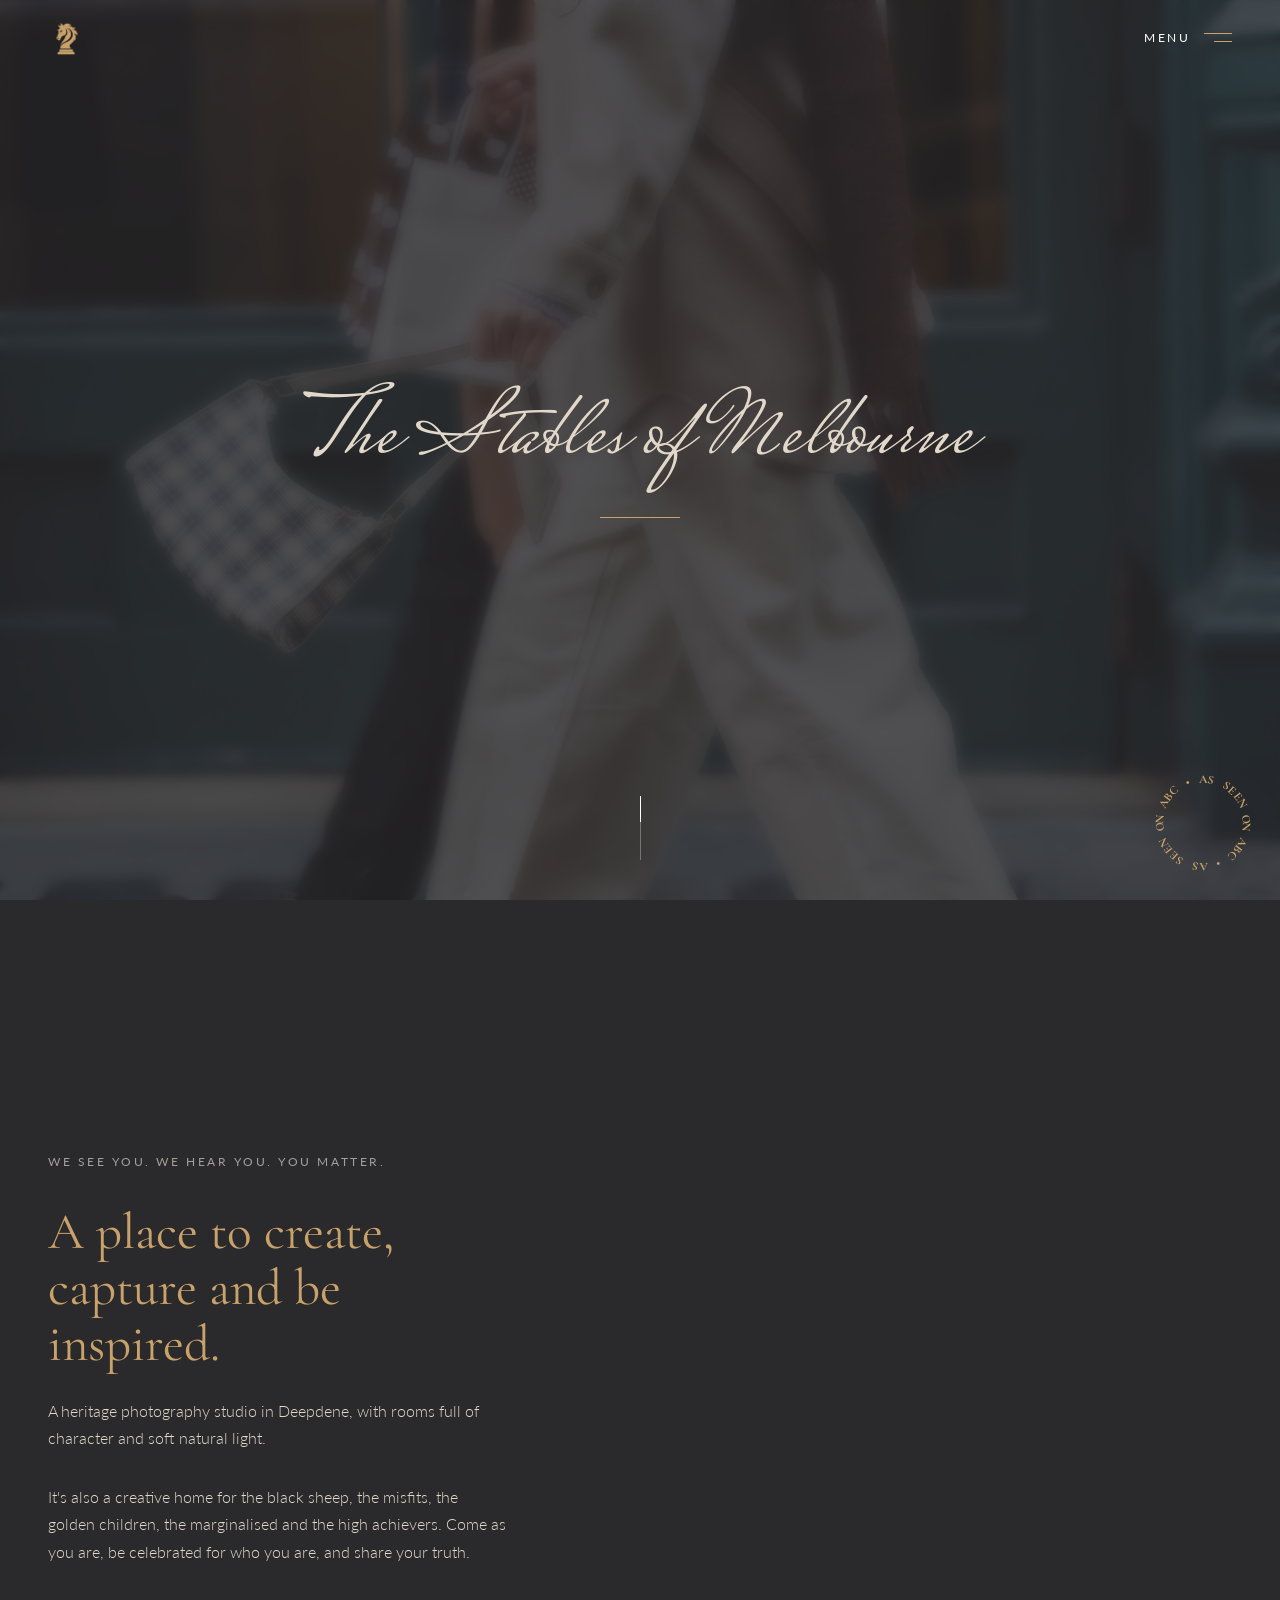
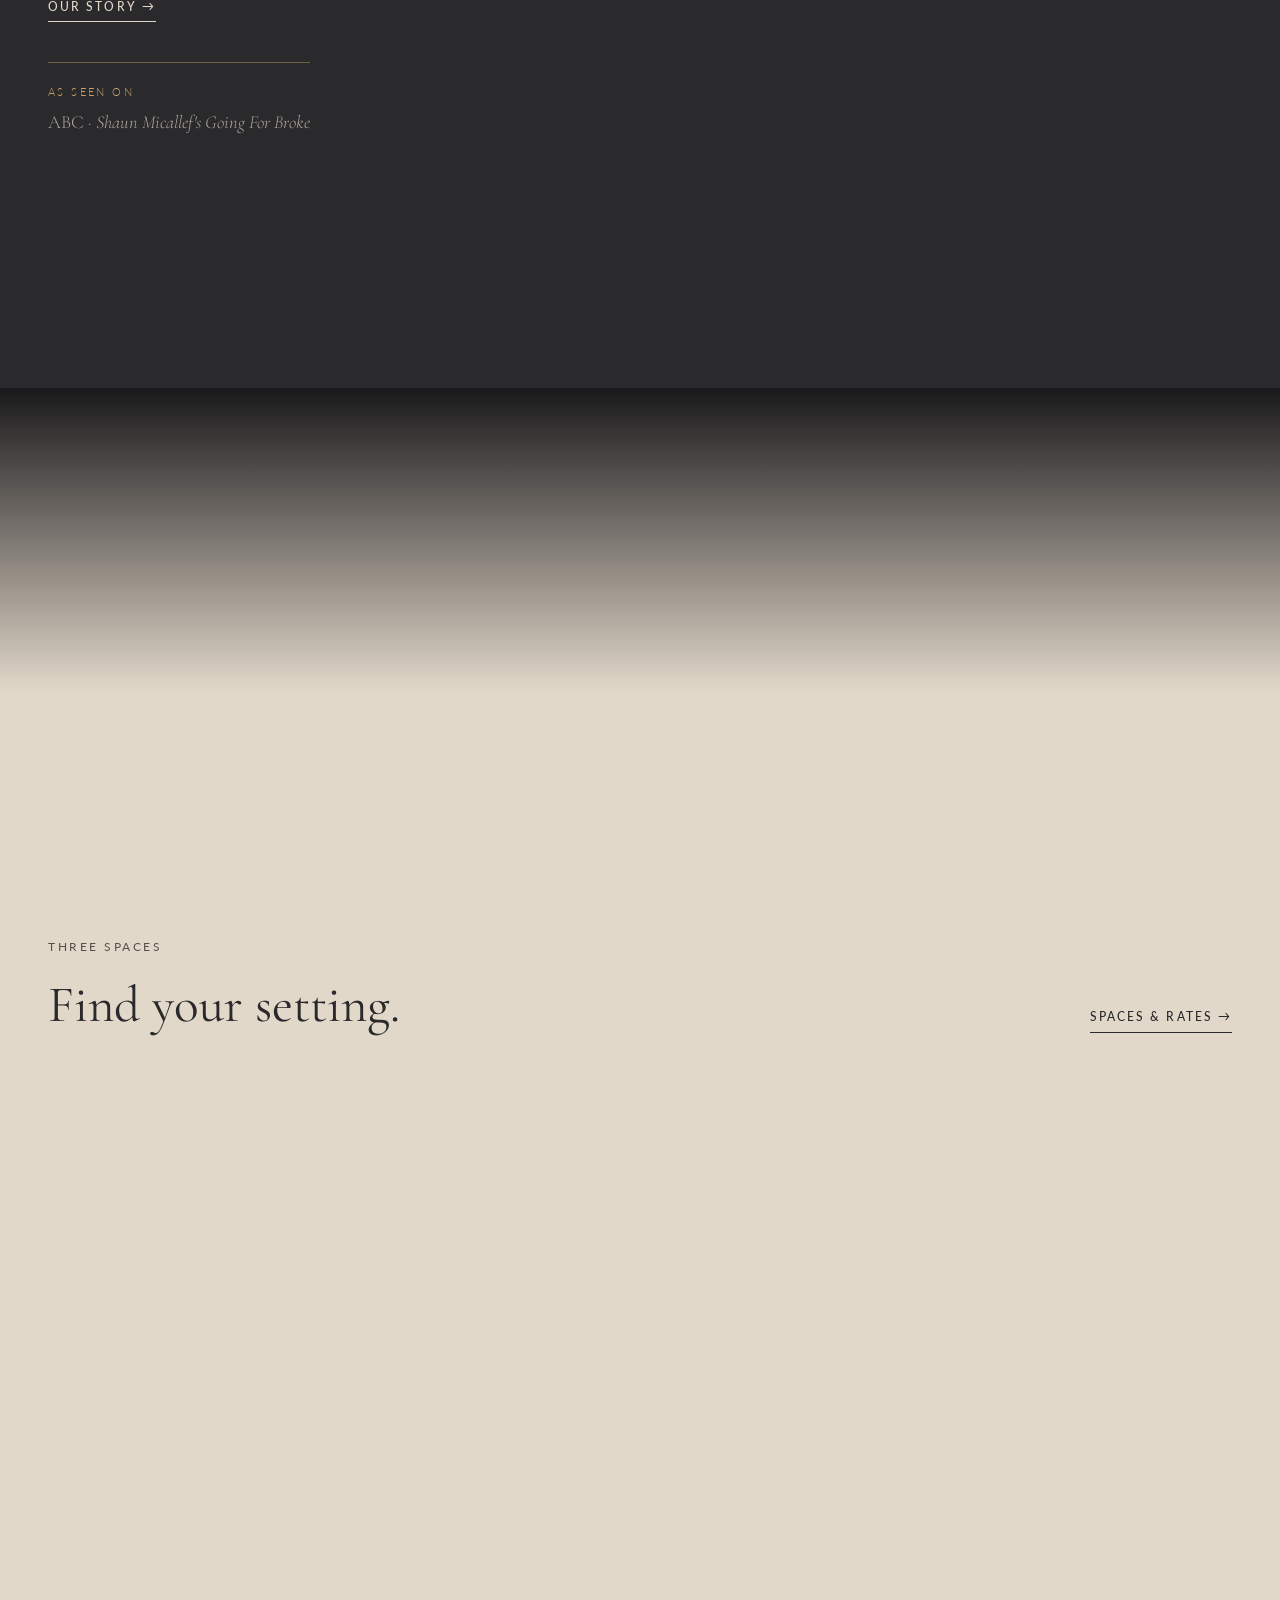
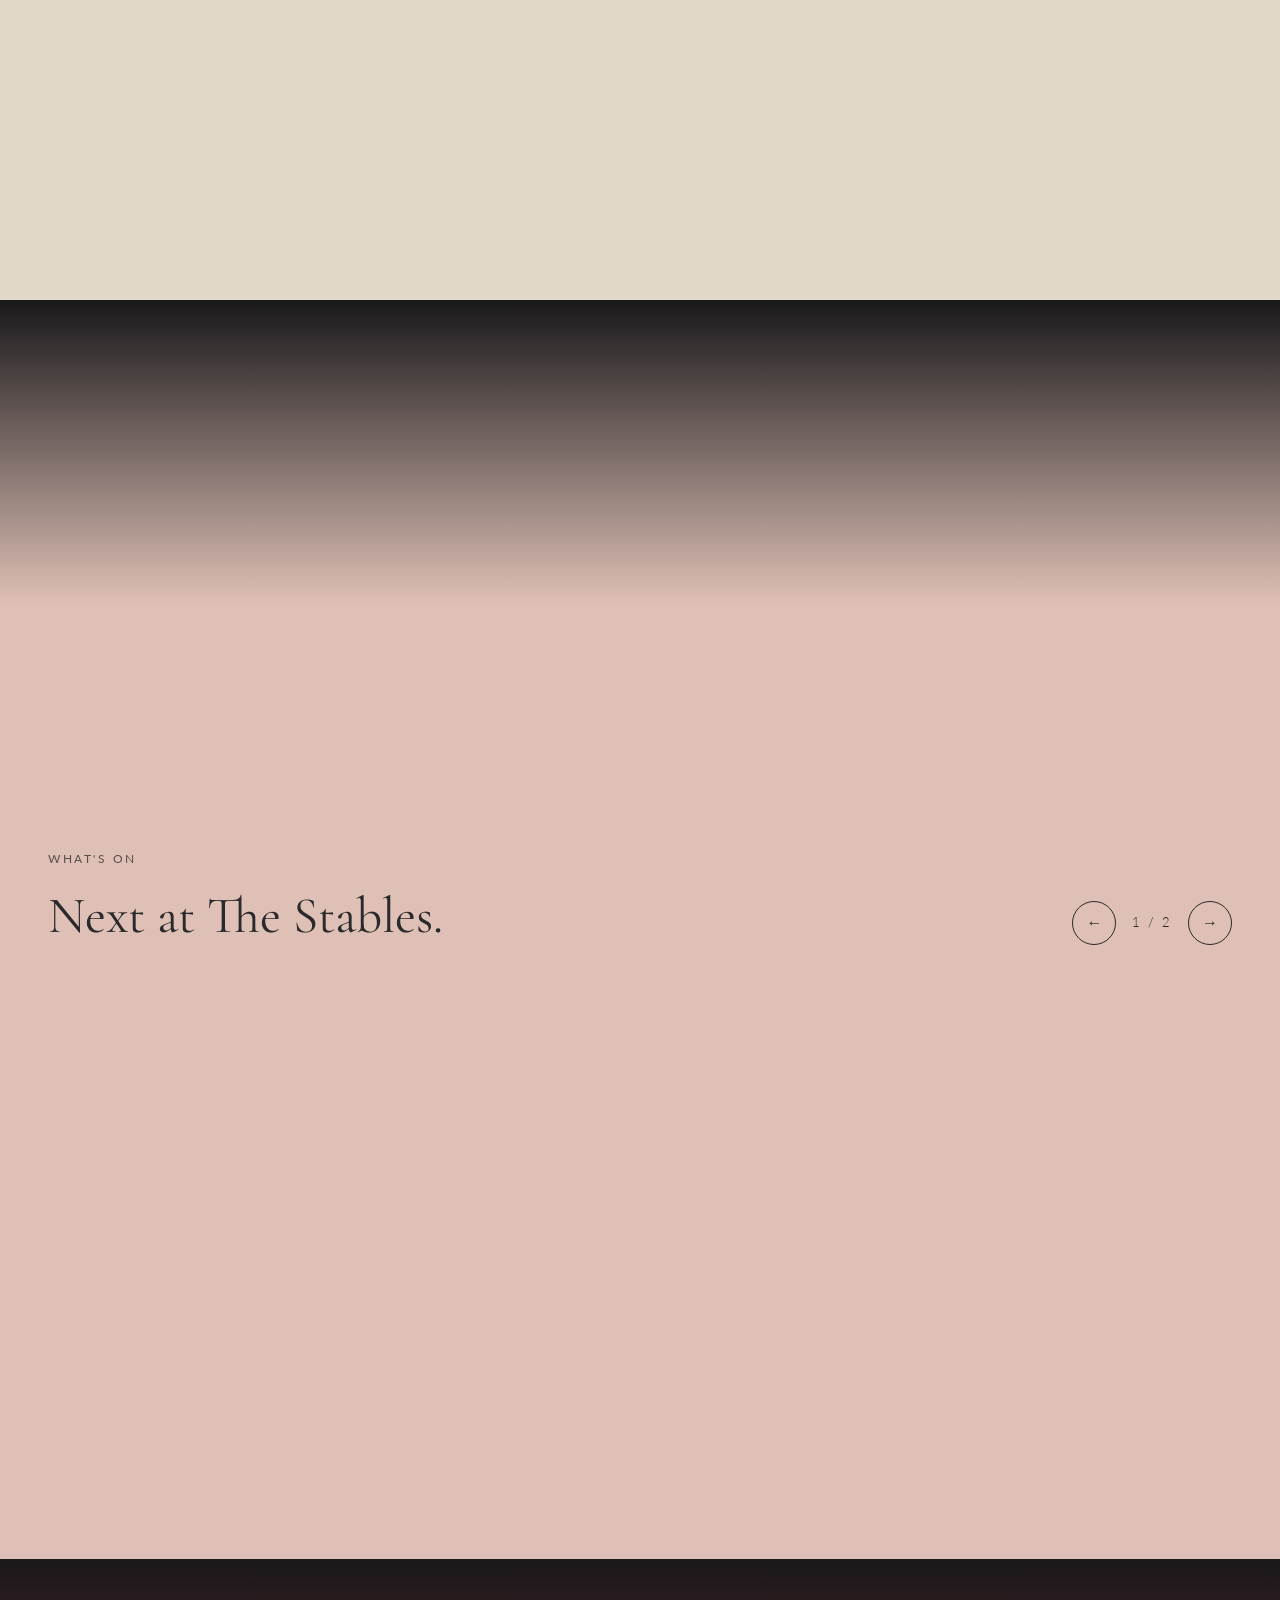
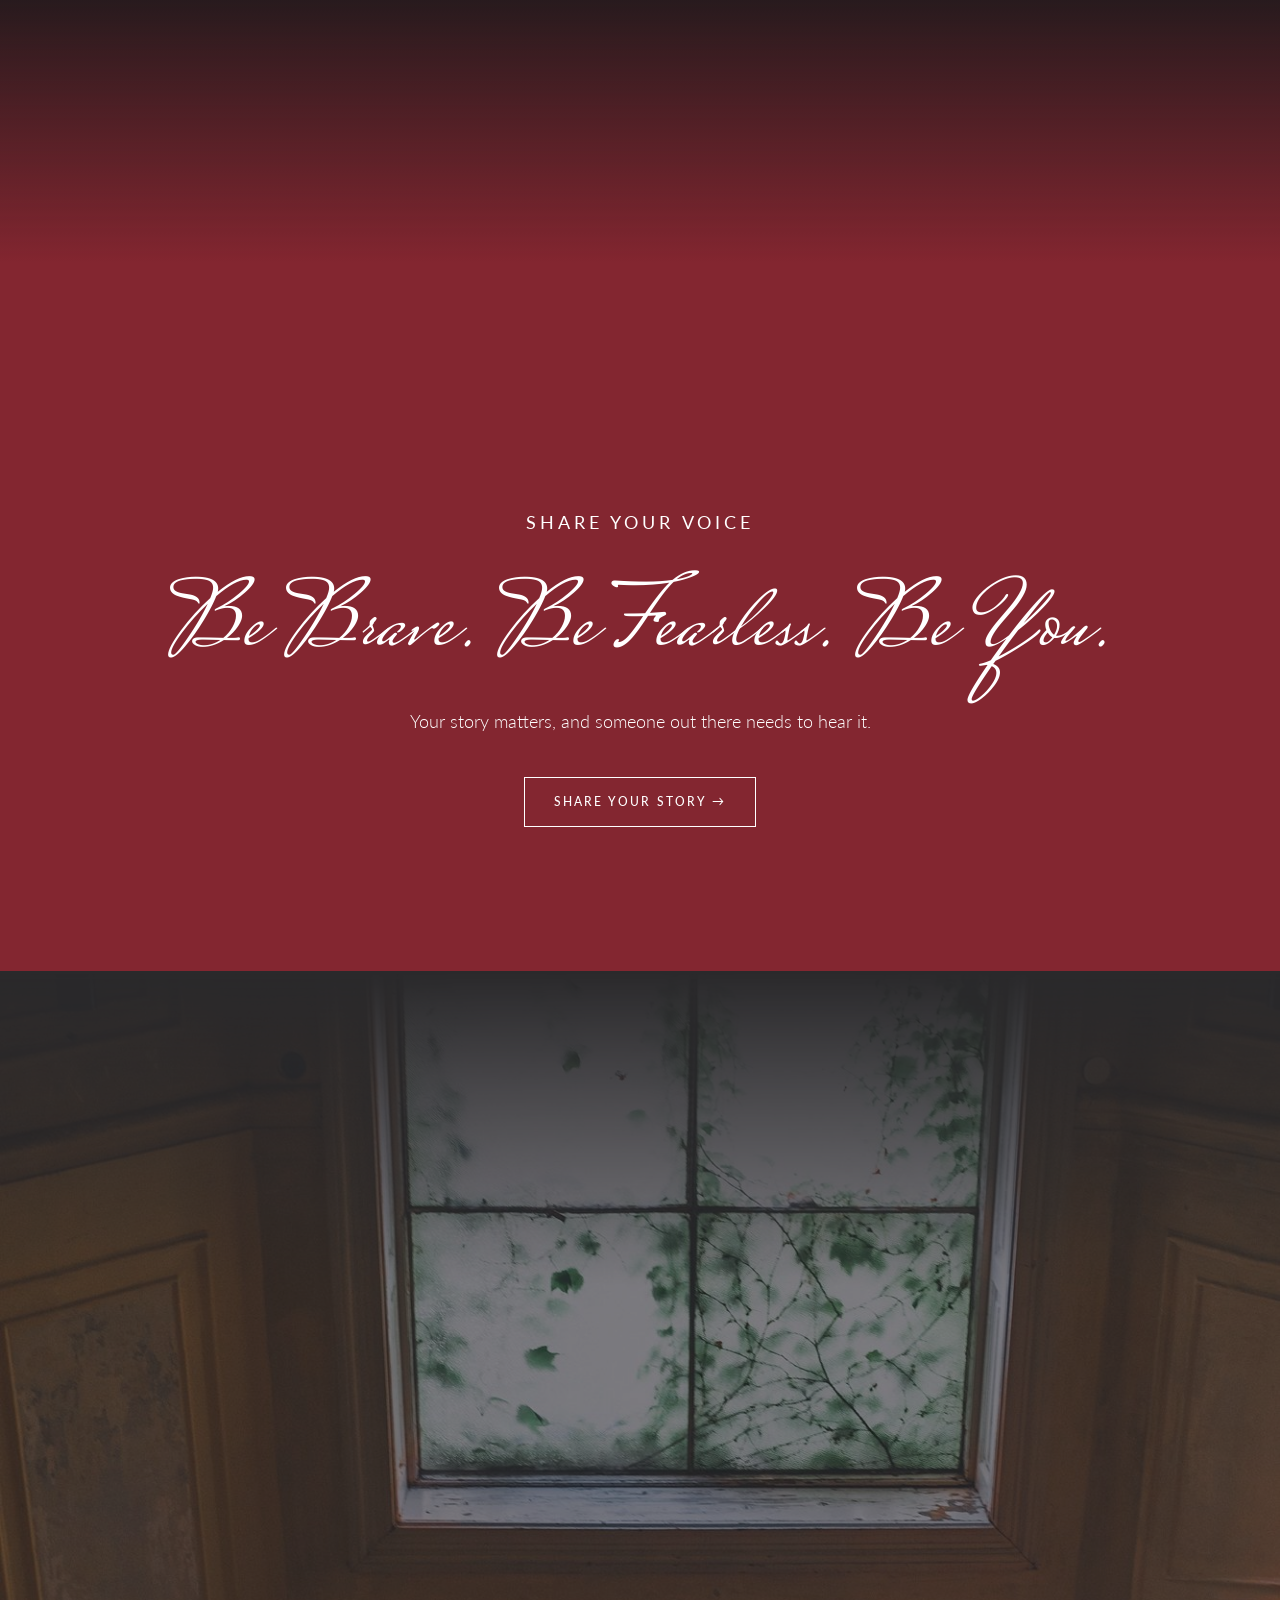
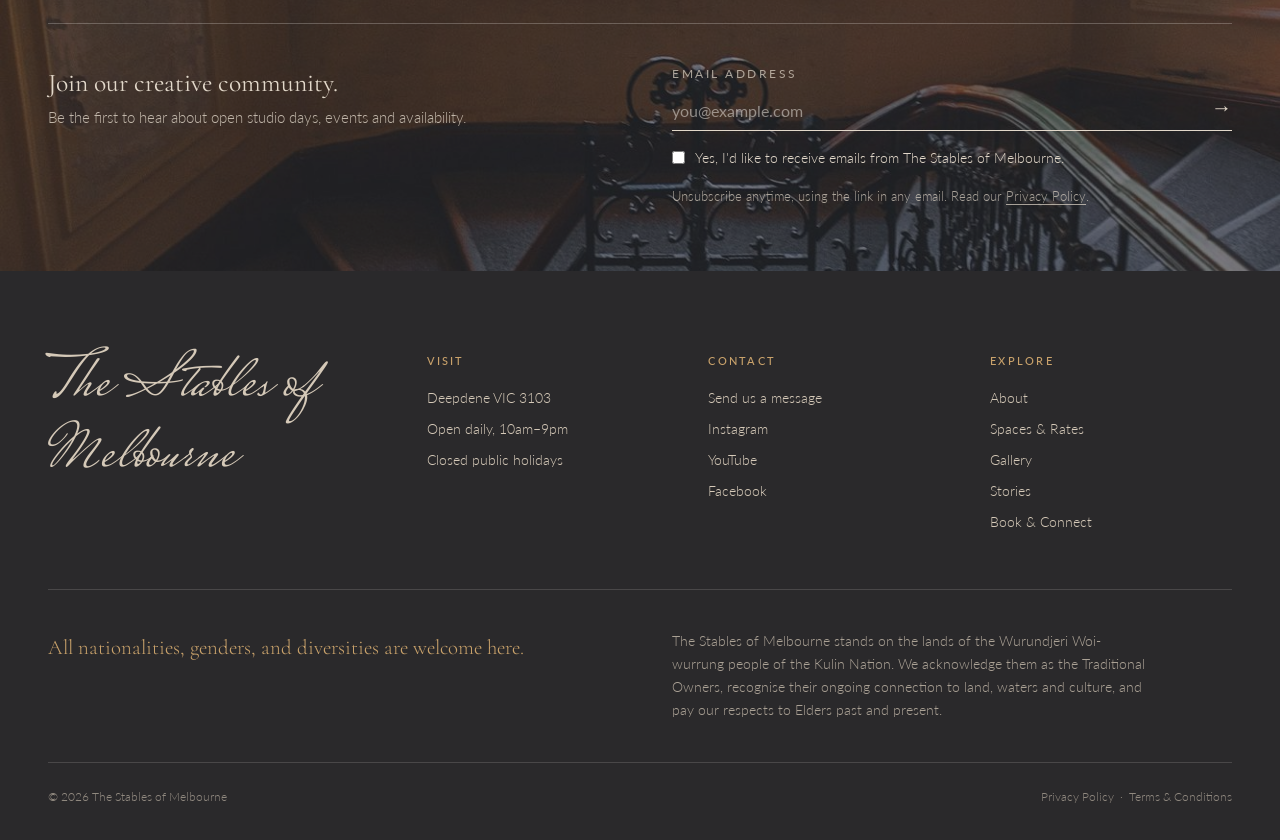
<file: index.html>
<!DOCTYPE html>
<html lang="en-AU">

<head>
  <meta charset="UTF-8">
  <meta name="viewport" content="width=device-width, initial-scale=1.0">
  <title>The Stables of Melbourne | Heritage Photography Studio for Hire</title>
  <link rel="icon" href="/favicon.ico?v=stables-horse" sizes="16x16 32x32 48x48">
  <link rel="icon" href="/images/icon-192.png?v=stables-horse" type="image/png" sizes="192x192">
  <link rel="apple-touch-icon" href="/images/apple-touch-icon.png?v=stables-horse">
  <meta name="description" content="A heritage photography studio in Deepdene, Melbourne, with three spaces to hire: the House, the Stables and the Garden.">

  <link rel="canonical" href="https://www.thestablesofmelbourne.com/">
  <meta property="og:type" content="website">
  <meta property="og:site_name" content="The Stables of Melbourne">
  <meta property="og:locale" content="en_AU">
  <meta property="og:title" content="The Stables of Melbourne | Heritage Photography Studio for Hire">
  <meta property="og:description" content="A heritage photography studio in Deepdene, Melbourne, with three spaces to hire: the House, the Stables and the Garden.">
  <meta property="og:url" content="https://www.thestablesofmelbourne.com/">
  <meta property="og:image" content="https://www.thestablesofmelbourne.com/images/share.jpg">
  <meta property="og:image:width" content="1200">
  <meta property="og:image:height" content="630">
  <meta name="twitter:card" content="summary_large_image">

  <script type="application/ld+json">{
    "@context": "https://schema.org",
    "@type": "LocalBusiness",
    "name": "The Stables of Melbourne",
    "description": "A heritage photography studio in Deepdene, Melbourne, with three spaces to hire: the House, the Stables and the Garden.",
    "url": "https://www.thestablesofmelbourne.com/",
    "image": "https://www.thestablesofmelbourne.com/images/share.jpg",
    "image": "https://www.thestablesofmelbourne.com/images/share.jpg",
    "logo": "https://www.thestablesofmelbourne.com/images/logo-square.png",

    "founder": "Lucia Zelesco",
    "address": {
      "@type": "PostalAddress",
      "addressLocality": "Deepdene",
      "addressRegion": "VIC",
      "postalCode": "3103",
      "addressCountry": "AU"
    },
    "openingHoursSpecification": {
      "@type": "OpeningHoursSpecification",
      "dayOfWeek": ["Monday","Tuesday","Wednesday","Thursday","Friday","Saturday","Sunday"],
      "opens": "10:00",
      "closes": "21:00"
    }
  }
</script>
  <script type="application/ld+json">{
    "@context": "https://schema.org",
    "@type": "WebSite",
    "name": "The Stables of Melbourne",
    "url": "https://www.thestablesofmelbourne.com/"
  }
</script>

  <link rel="preconnect" href="https://fonts.googleapis.com">
  <link rel="preconnect" href="https://fonts.gstatic.com" crossorigin>
  <link href="https://fonts.googleapis.com/css2?family=Cormorant+Garamond:ital,wght@0,400;0,500;1,400&family=Lato:wght@300;400;700&family=Mrs+Saint+Delafield&display=swap" rel="stylesheet">

  <link rel="stylesheet" href="styles.css">
  <link rel="stylesheet" href="community.css">

  <script>document.documentElement.classList.add("js");
</script>
</head>

<body class="home">

  <div class="page-shell">

  <header class="site-header">

    <a href="/" class="brand" aria-label="The Stables of Melbourne, home">
      <span class="brand-seal" aria-hidden="true"><span class="brand-crest"></span></span>
      <span class="brand-name">The Stables of Melbourne</span>
    </a>

    <button class="menu-toggle" type="button" aria-expanded="false" aria-controls="site-menu">
      <span class="menu-toggle-label">Menu</span>
      <span class="menu-toggle-lines" aria-hidden="true"><span></span><span></span></span>
    </button>
  </header>

  <main>

    <section class="hero">
      <video
        class="hero-image"
        data-mobile-src="videos/hero-mobile.mp4"
        autoplay
        muted
        loop
        playsinline
        poster="https://images.pexels.com/photos/6567356/pexels-photo-6567356.jpeg?auto=compress&cs=tinysrgb&w=1920">
        <source src="videos/hero.mp4" type="video/mp4">
      </video>

      <div class="hero-title">
        <h1 class="hero-name brand-name">The Stables of Melbourne</h1>
        <span class="hero-line" aria-hidden="true"></span>
      </div>

      <a href="#intro" class="scroll-cue" aria-label="Scroll down">
        <span></span>
      </a>
    </section>

    <section id="intro" class="intro stack">
      <div class="intro-text reveal">
        <p class="eyebrow">We see you. We hear you. You matter.</p>
        <h2>A place to create, capture and be inspired.</h2>
        <p>
          A heritage photography studio in Deepdene, with rooms full of character
          and soft natural light.
        </p>
        <p>
          It's also a creative home for the black sheep, the misfits, the golden
          children, the marginalised and the high achievers. Come as you are, be
          celebrated for who you are, and share your truth.
        </p>
                <div class="intro-links">
          <a href="about" class="text-link">Our story &rarr;</a>
        </div>

        <a href="about#in-the-media" class="press-mention">
          <span class="press-label">As seen on</span>
          <span class="press-show">ABC &middot; <em>Shaun Micallef's Going For Broke</em></span>
        </a>
      </div>

      <div class="collage-photos">
        <div class="collage-column">
          <img class="collage-tall scroll-fade" src="https://images.pexels.com/photos/40225562/pexels-photo-40225562.jpeg?auto=compress&cs=tinysrgb&w=1000" alt="Placeholder: portrait against red velvet">
          <img class="collage-wide scroll-fade" src="https://images.pexels.com/photos/3736897/pexels-photo-3736897.jpeg?auto=compress&cs=tinysrgb&w=900" alt="Placeholder: vintage shop display">
        </div>
        <div class="collage-column">
          <img class="collage-wide scroll-fade" src="https://images.pexels.com/photos/7443791/pexels-photo-7443791.jpeg?auto=compress&cs=tinysrgb&w=700" alt="Placeholder: arched windows in a heritage building">
          <img class="collage-tall scroll-fade" src="https://images.pexels.com/photos/16550795/pexels-photo-16550795.jpeg?auto=compress&cs=tinysrgb&w=700" alt="Placeholder: stained glass windows">
        </div>
      </div>
    </section>

    <div class="fade-gap" style="--from: var(--color-ink); --to: var(--color-cream)" aria-hidden="true"></div>

    <section class="home-spaces stack">
      <div class="section-head reveal">
        <div>
          <p class="eyebrow eyebrow-dark">Three spaces</p>
          <h2>Find your setting.</h2>
        </div>
        <a href="spaces" class="text-link">Spaces &amp; rates &rarr;</a>
      </div>

      <div class="space-panels">
        <a href="spaces#house" class="space-panel scroll-fade">
          <img src="https://images.pexels.com/photos/38924068/pexels-photo-38924068.jpeg?auto=compress&cs=tinysrgb&w=1200" alt="Placeholder: Victorian-style room with a chandelier">
          <span class="space-panel-number">01</span>
          <div class="space-panel-text">
            <div>
              <p class="eyebrow">Period rooms &amp; chandeliers</p>
              <h3>The House</h3>
            </div>
            <span class="arrow-circle" aria-hidden="true">&rarr;</span>
          </div>
        </a>

        <a href="spaces#stables" class="space-panel scroll-fade">
          <img src="https://images.pexels.com/photos/38239967/pexels-photo-38239967.jpeg?auto=compress&cs=tinysrgb&w=1200" alt="Placeholder: rustic barn interior with sunlit timber">
          <span class="space-panel-number">02</span>
          <div class="space-panel-text">
            <div>
              <p class="eyebrow">Timber beams &amp; raw texture</p>
              <h3>The Stables</h3>
            </div>
            <span class="arrow-circle" aria-hidden="true">&rarr;</span>
          </div>
        </a>

        <a href="spaces#garden" class="space-panel scroll-fade">
          <img src="https://images.pexels.com/photos/7174111/pexels-photo-7174111.jpeg?auto=compress&cs=tinysrgb&w=1200" alt="Placeholder: green garden with a path and gazebo">
          <span class="space-panel-number">03</span>
          <div class="space-panel-text">
            <div>
              <p class="eyebrow">Leafy, private &amp; outdoor</p>
              <h3>The Garden</h3>
            </div>
            <span class="arrow-circle" aria-hidden="true">&rarr;</span>
          </div>
        </a>
      </div>
    </section>

    <div class="fade-gap" style="--from: var(--color-cream); --to: var(--color-blush)" aria-hidden="true"></div>

    <section class="next-event stack">
      <div class="section-head reveal">
        <div>
          <p class="eyebrow eyebrow-dark">What's on</p>
          <h2>Next at The Stables.</h2>
        </div>

        <div class="event-switcher">
          <button class="event-switch event-prev" type="button" aria-label="Previous event">&larr;</button>
          <span class="event-counter">1 / 6</span>
          <button class="event-switch event-next" type="button" aria-label="Next event">&rarr;</button>
        </div>
      </div>

      <div class="scroll-fade" aria-live="polite">

      <article class="featured-event is-current" data-date="2026-11-28">
        <img src="https://images.pexels.com/photos/3973940/pexels-photo-3973940.jpeg?auto=compress&cs=tinysrgb&w=1200" alt="Placeholder: portrait shoot day">
        <div>
          <span class="featured-date">2026-11-28</span>
          <h3>[Portrait shoot day]</h3>
          <p>[A day of booked portrait sessions with a guest photographer, in the House.]</p>
          <p>[10am&ndash;4pm] &middot; The House &middot; [$XX]</p>
          <div class="featured-actions">
            <a href="connect?event=Portrait%20shoot%20day#enquire" class="button button-dark">Register interest &rarr;</a>
            <a href="events#portrait-day" class="text-link">Event details &rarr;</a>
          </div>
        </div>
      </article>

      <article class="featured-event" data-date="2026-12-05">
        <img src="https://images.pexels.com/photos/15935628/pexels-photo-15935628.jpeg?auto=compress&cs=tinysrgb&w=1200" alt="Placeholder: open studio day">
        <div>
          <span class="featured-date">2026-12-05</span>
          <h3>[Open studio day]</h3>
          <p>[Wander through all three spaces, meet the team and ask about hiring the studio.]</p>
          <p>[11am&ndash;3pm] &middot; All spaces &middot; Free</p>
          <div class="featured-actions">
            <a href="connect?event=Open%20studio%20day#enquire" class="button button-dark">Register interest &rarr;</a>
            <a href="events#open-studio" class="text-link">Event details &rarr;</a>
          </div>
        </div>
      </article>

      <article class="featured-event" data-date="2026-12-12">
        <img src="https://images.pexels.com/photos/30697991/pexels-photo-30697991.jpeg?auto=compress&cs=tinysrgb&w=1200" alt="Placeholder: lighting workshop">
        <div>
          <span class="featured-date">2026-12-12</span>
          <h3>[Lighting workshop]</h3>
          <p>[A hands-on workshop on working with natural and studio light.]</p>
          <p>[6pm&ndash;9pm] &middot; The Stables &middot; [$XX]</p>
          <div class="featured-actions">
            <a href="connect?event=Lighting%20workshop#enquire" class="button button-dark">Register interest &rarr;</a>
            <a href="events#lighting-workshop" class="text-link">Event details &rarr;</a>
          </div>
        </div>
      </article>

        <p class="no-events">
          No events are scheduled right now.
          <a href="events" class="text-link">See past events &rarr;</a>
        </p>
      </div>
    </section>

    <div class="fade-gap" style="--from: var(--color-blush); --to: var(--color-crimson)" aria-hidden="true"></div>

    <section class="brave stack fade-to-ink">
      <p class="eyebrow reveal">Share your voice</p>
      <h2 class="reveal">Be Brave. Be Fearless. Be You.</h2>
      <p class="reveal">Your story matters, and someone out there needs to hear it.</p>
      <a href="stories#share" class="button button-light reveal">Share your story &rarr;</a>
    </section>

    <section id="contact" class="closing">
      <img class="closing-bg" src="https://images.pexels.com/photos/4913327/pexels-photo-4913327.jpeg?auto=compress&cs=tinysrgb&w=1920" alt="">

      <div class="closing-inner">
        <div class="closing-statement scroll-fade">
          <p class="eyebrow">Deepdene, Melbourne</p>
          <h2>Three spaces. One address. Endless light.</h2>
          <a href="connect#tour" class="button button-cream">Book a tour &rarr;</a>
        </div>

        <div class="signup">
          <div class="signup-text">
            <h3>Join our creative community.</h3>
            <p>Be the first to hear about open studio days, events and availability.</p>
          </div>

           <form class="signup-form" id="stables-signup"
                action="https://app.kit.com/forms/10217727/subscriptions"
                method="post" target="_blank">
            <label class="signup-field">
              <span class="eyebrow">Email address</span>
              <input type="email" name="email_address" placeholder="you@example.com" required>
            </label>
            <button type="submit" class="signup-submit" aria-label="Subscribe">&rarr;</button>
          </form>
          <label class="signup-consent">
            <input type="checkbox" form="stables-signup" required>
            <span>Yes, I'd like to receive emails from The Stables of Melbourne.</span>
          </label>
          <p class="signup-privacy">
            Unsubscribe anytime, using the link in any email.
            Read our <a href="privacy">Privacy Policy</a>.
          </p>

        </div>
      </div>
    </section>

  </main>

  <footer class="site-footer">
    <div class="footer-top">
      <p class="footer-name">The Stables of Melbourne</p>

      <div class="footer-column">
        <h4>Visit</h4>
        <p>Deepdene VIC 3103</p>
        <p>Open daily, 10am&ndash;9pm</p>
        <p>Closed public holidays</p>
      </div>

      <div class="footer-column">
        <h4>Contact</h4>

        <p><a href="connect#enquire">Send us a message</a></p>
        <p><a href="https://www.instagram.com/the_stables_of_melbourne/" target="_blank" rel="noopener">Instagram</a></p>
        <p><a href="https://www.youtube.com/@YOUR_CHANNEL" target="_blank" rel="noopener">YouTube</a></p>
        <p><a href="https://www.facebook.com/YOUR_PAGE" target="_blank" rel="noopener">Facebook</a></p>
      </div>

      <div class="footer-column">
        <h4>Explore</h4>
        <ul>
          <li><a href="about">About</a></li>
          <li><a href="spaces">Spaces &amp; Rates</a></li>
          <li><a href="gallery">Gallery</a></li>
          <li><a href="stories">Stories</a></li>
          <li><a href="connect">Book &amp; Connect</a></li>
        </ul>
      </div>
    </div>

    <div class="footer-welcome">
      <p class="footer-welcome-line">All nationalities, genders, and diversities are welcome here.</p>
      <p class="footer-acknowledgement">
        The Stables of Melbourne stands on the lands of the Wurundjeri Woi-wurrung people
        of the Kulin Nation. We acknowledge them as the Traditional Owners, recognise their
        ongoing connection to land, waters and culture, and pay our respects to Elders past
        and present.
      </p>
    </div>

    <div class="footer-bottom">
      <p>&copy; 2026 The Stables of Melbourne</p>
      <p><a href="privacy">Privacy Policy</a> &nbsp;&middot;&nbsp; <a href="terms">Terms &amp; Conditions</a></p>
    </div>
  </footer>
  </div>

  <aside class="site-menu" id="site-menu" aria-label="Site menu" inert>
    <div class="site-menu-top">
      <p class="site-menu-label">Menu</p>
      <button class="menu-close" type="button" aria-label="Close menu">Close <span aria-hidden="true">&times;</span></button>
    </div>

    <nav class="site-menu-nav" aria-label="Main">
      <ol>
        <li><a href="/" aria-current="page"><span class="menu-num">01</span>Home</a></li>
        <li><a href="about"><span class="menu-num">02</span>About</a></li>
        <li><a href="spaces"><span class="menu-num">03</span>Spaces &amp; Rates</a></li>
        <li><a href="events"><span class="menu-num">04</span>What&rsquo;s On</a></li>
        <li><a href="gallery"><span class="menu-num">05</span>Gallery</a></li>
        <li><a href="stories"><span class="menu-num">06</span>Stories</a></li>

        <li class="menu-touch">
          <button class="menu-touch-toggle" type="button" aria-expanded="false" aria-controls="menu-touch-list"><span class="menu-num">07</span>Get in touch<span class="menu-touch-arrow" aria-hidden="true"></span></button>
          <div class="menu-touch-panel">
            <ul class="menu-touch-list" id="menu-touch-list">
              <li><a href="connect#tour">Book a tour</a></li>
              <li><a href="connect#space">Hire a space</a></li>
              <li><a href="connect#enquire">Send a message</a></li>
              <li><a href="connect#subscribe">Join the mailing list</a></li>
            </ul>
          </div>
        </li>
      </ol>
    </nav>

    <div class="site-menu-extra">
      <div>
        <p class="site-menu-label">Visit</p>
        <p>Deepdene VIC 3103</p>
        <p>Open daily, 10am&ndash;9pm</p>
        <p><a href="https://www.instagram.com/the_stables_of_melbourne/" target="_blank" rel="noopener">Instagram</a></p>
      </div>
    </div>
  </aside>

  <a class="scroll-ring" href="https://iview.abc.net.au/video/DO2550H002S00?utm_content=link&amp;utm_medium=content_shared" aria-label="Watch The Stables of Melbourne on ABC iview">
    <span class="scroll-ring-text" aria-hidden="true">AS SEEN ON ABC • AS SEEN ON ABC • </span>
  </a>

  <script src="content.js" data-then="script.js community.js">
</script>

</body>
</html>
</file>
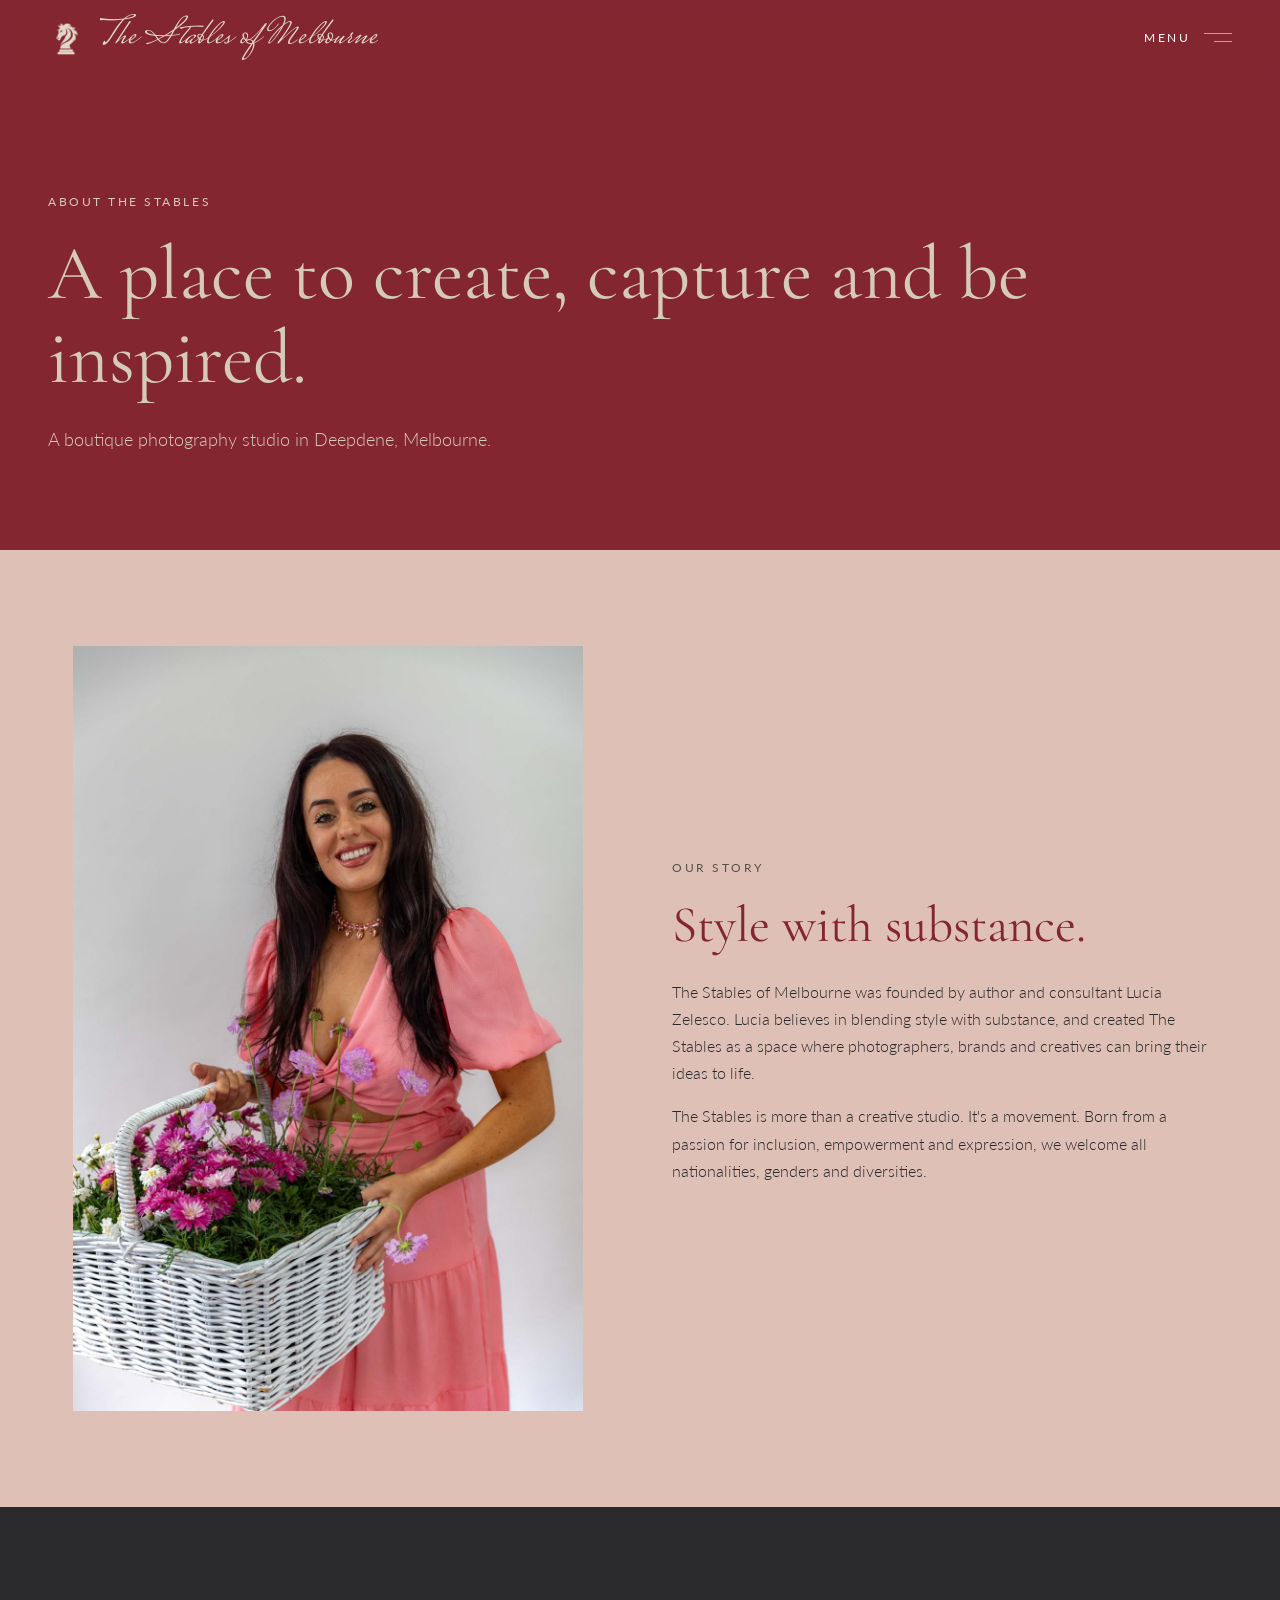
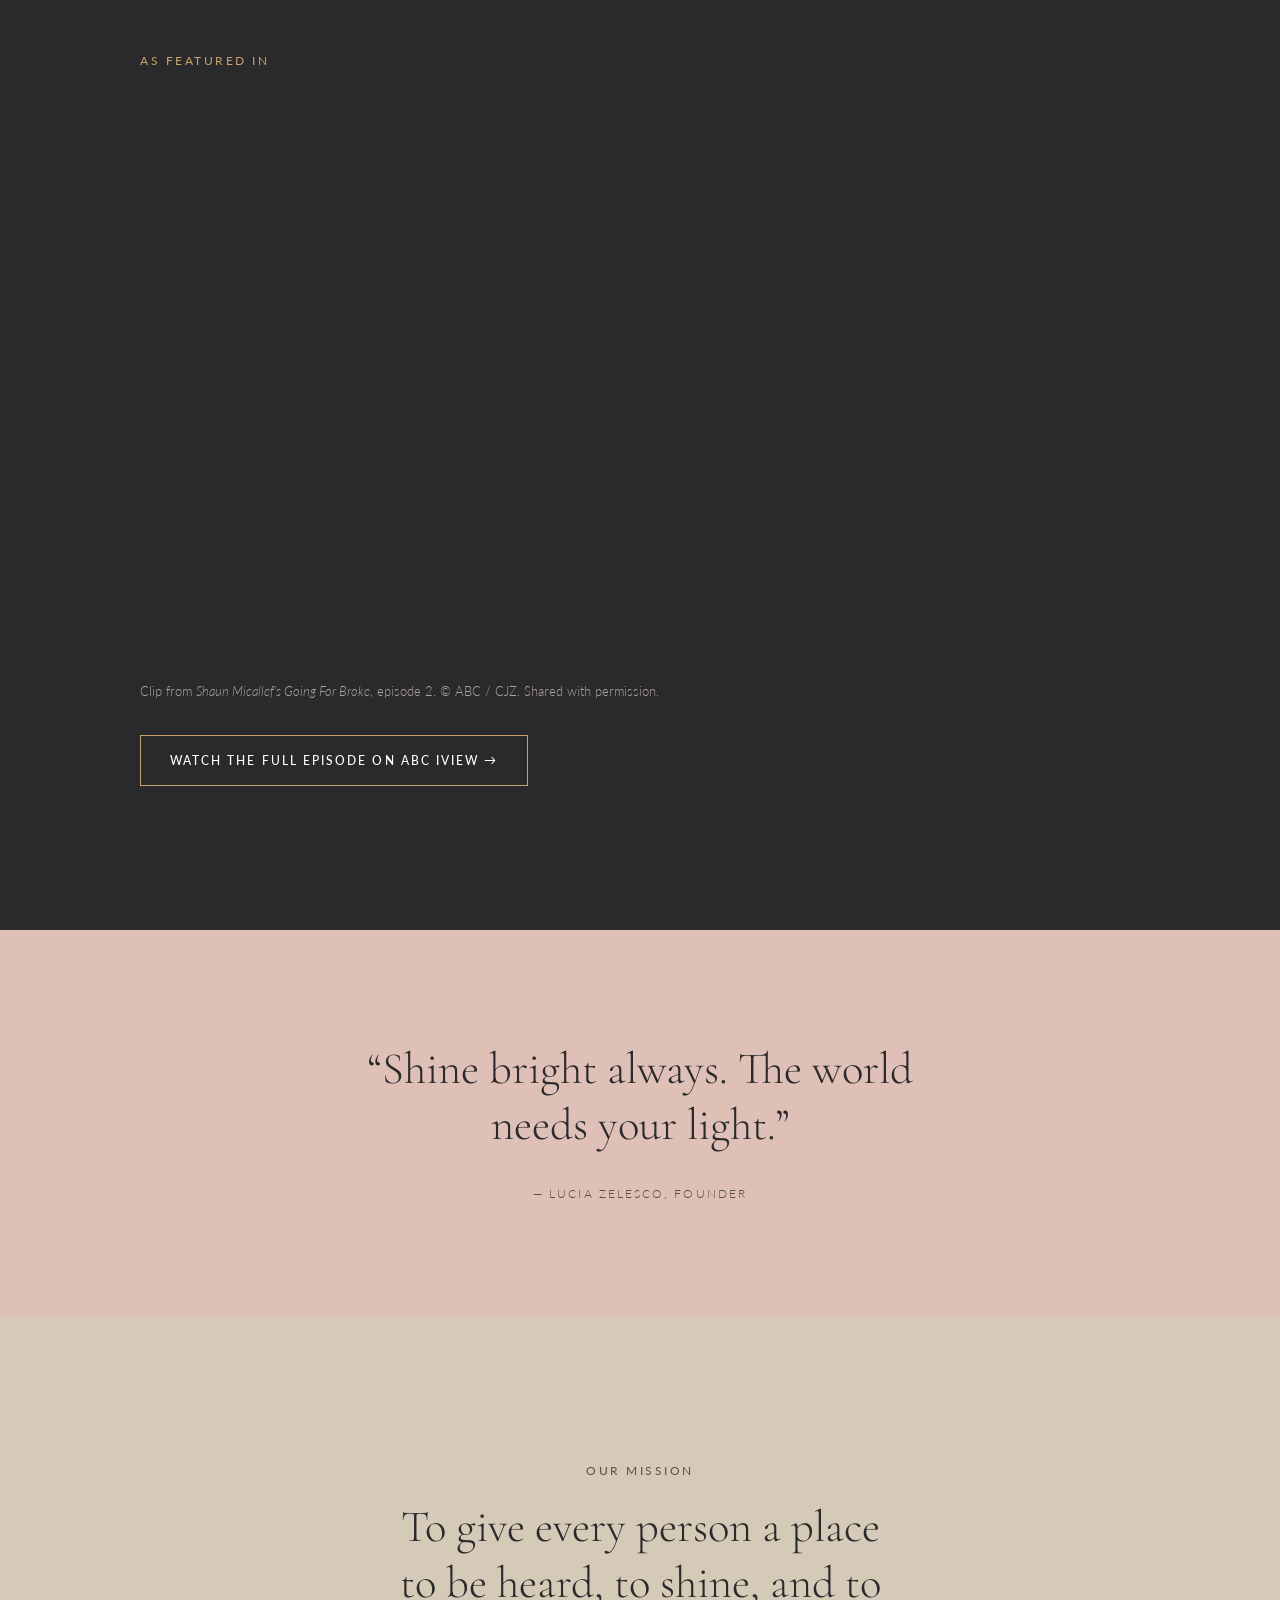
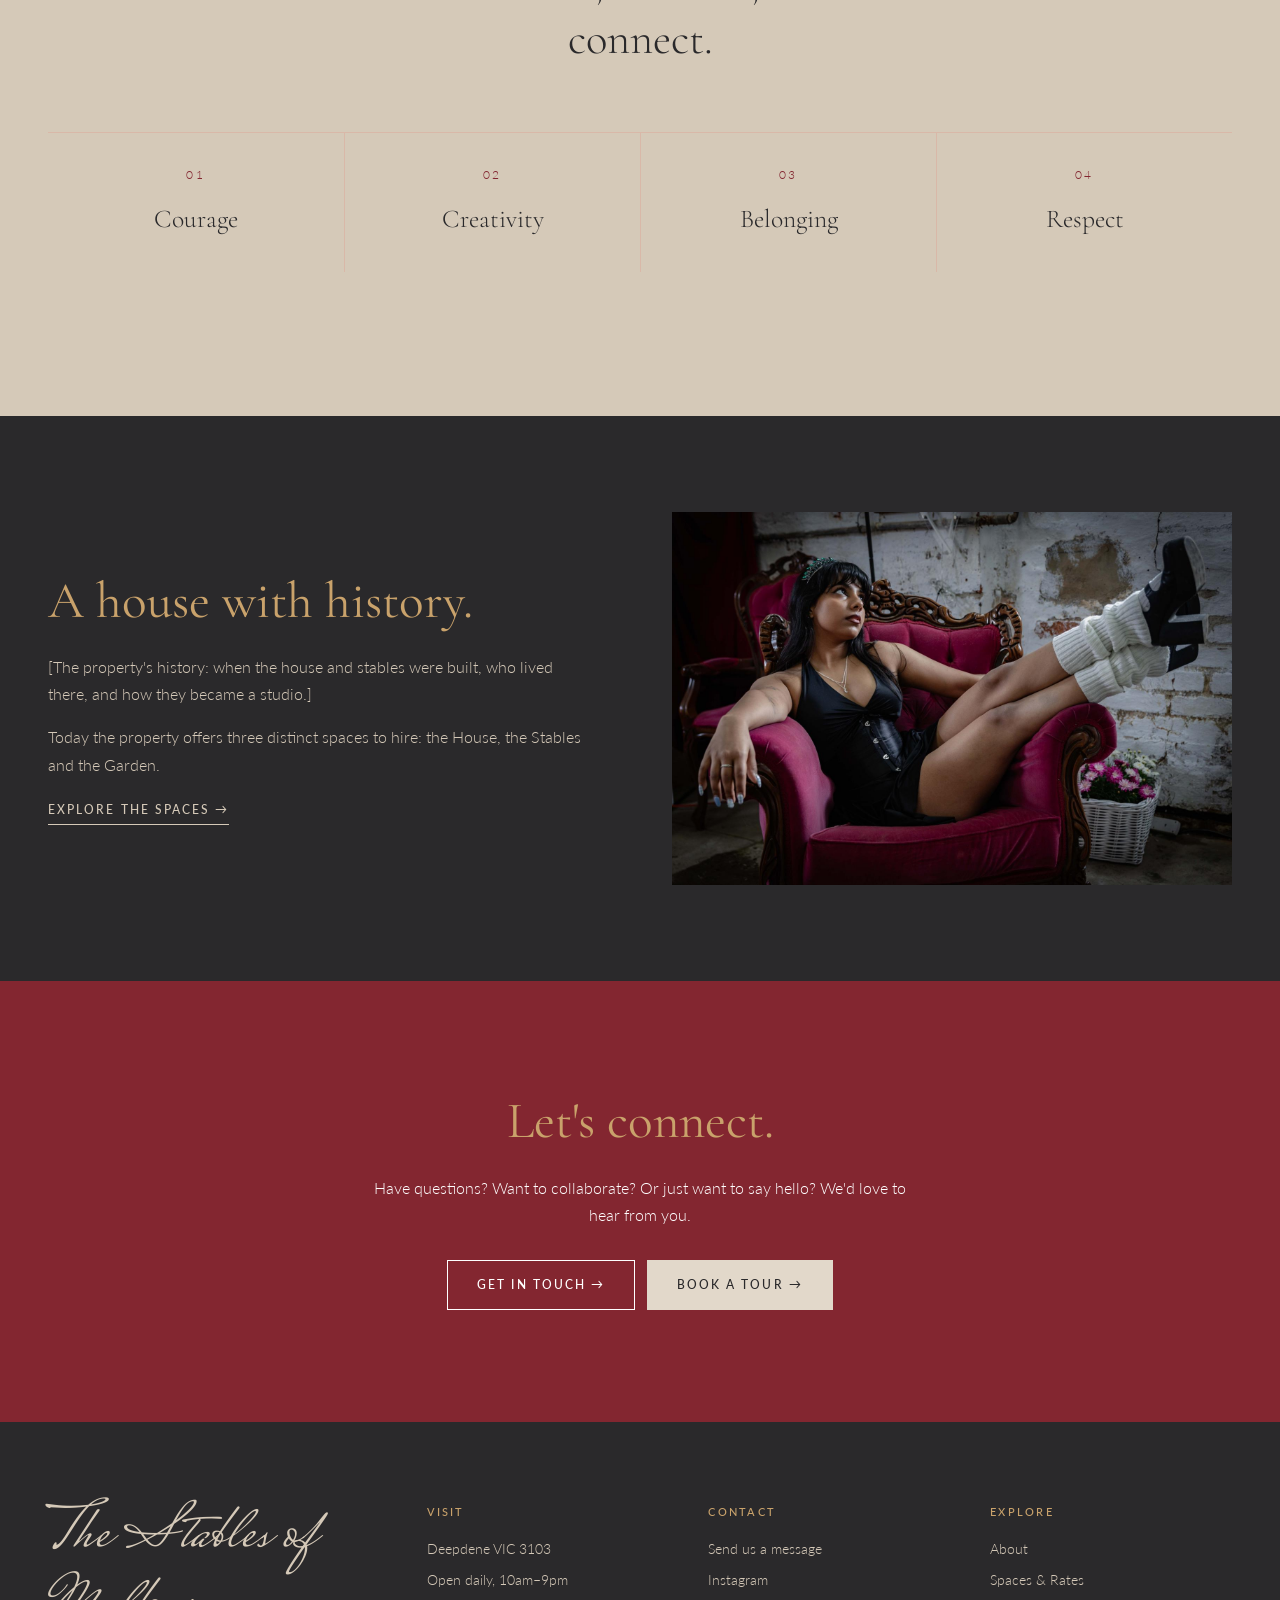
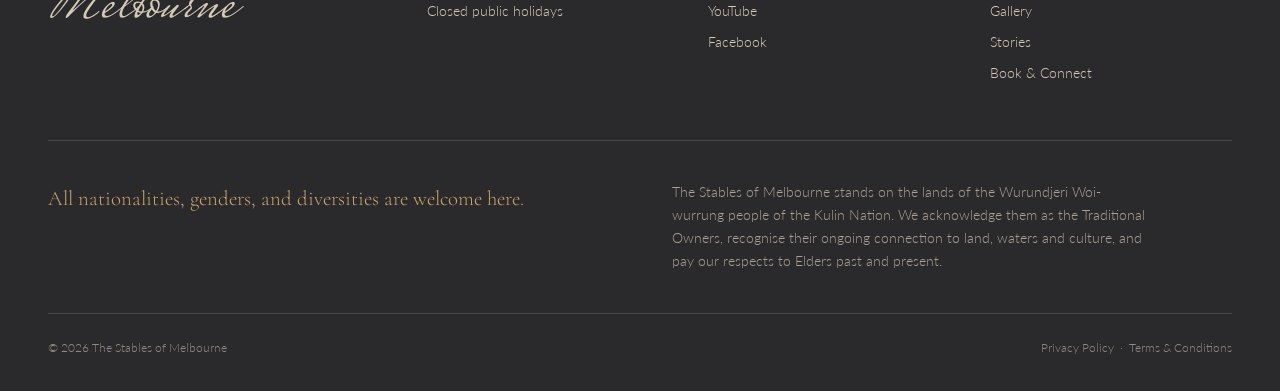
<file: about.html>
<!DOCTYPE html>
<html lang="en-AU">

<head>
  <meta charset="UTF-8">
  <meta name="viewport" content="width=device-width, initial-scale=1.0">
  <title>About | The Stables of Melbourne</title>
  <link rel="icon" href="/favicon.ico?v=stables-horse" sizes="16x16 32x32 48x48">
  <link rel="icon" href="/images/icon-192.png?v=stables-horse" type="image/png" sizes="192x192">
  <link rel="apple-touch-icon" href="/images/apple-touch-icon.png?v=stables-horse">
  <meta name="description" content="The story of The Stables of Melbourne, a heritage photography studio in Deepdene founded by Lucia Zelesco.">

  <link rel="canonical" href="https://www.thestablesofmelbourne.com/about">
  <meta property="og:type" content="website">
  <meta property="og:site_name" content="The Stables of Melbourne">
  <meta property="og:locale" content="en_AU">
  <meta property="og:title" content="About | The Stables of Melbourne">
  <meta property="og:description" content="The story of The Stables of Melbourne, a heritage photography studio in Deepdene founded by Lucia Zelesco.">
  <meta property="og:url" content="https://www.thestablesofmelbourne.com/about">
  <meta property="og:image" content="https://www.thestablesofmelbourne.com/images/share.jpg">
  <meta property="og:image:width" content="1200">
  <meta property="og:image:height" content="630">
  <meta name="twitter:card" content="summary_large_image">

  <link rel="preconnect" href="https://fonts.googleapis.com">
  <link rel="preconnect" href="https://fonts.gstatic.com" crossorigin>
  <link href="https://fonts.googleapis.com/css2?family=Cormorant+Garamond:ital,wght@0,400;0,500;1,400&family=Lato:wght@300;400;700&family=Mrs+Saint+Delafield&display=swap" rel="stylesheet">

  <link rel="stylesheet" href="styles.css">
  <link rel="stylesheet" href="community.css">

  <script>document.documentElement.classList.add("js");
</script>
</head>

<body>

  <div class="page-shell">

  <header class="site-header">

    <a href="/" class="brand" aria-label="The Stables of Melbourne, home">
      <span class="brand-seal" aria-hidden="true"><span class="brand-crest"></span></span>
      <span class="brand-name">The Stables of Melbourne</span>
    </a>

    <button class="menu-toggle" type="button" aria-expanded="false" aria-controls="site-menu">
      <span class="menu-toggle-label">Menu</span>
      <span class="menu-toggle-lines" aria-hidden="true"><span></span><span></span></span>
    </button>
  </header>

  <main>

    <section class="page-hero">
      <p class="eyebrow">About The Stables</p>
      <h1 data-about="intro.heading">A place to create, capture and be inspired.</h1>
      <p class="page-hero-intro" data-about="intro.line">A boutique photography studio in Deepdene, Melbourne.</p>
    </section>

    <section class="story" data-about-part="story">
      <div class="story-media reveal">
        <img data-about-photo src="https://images.pexels.com/photos/109963/pexels-photo-109963.jpeg?auto=compress&cs=tinysrgb&w=1000" alt="Placeholder: old timber window">
      </div>

      <div class="story-text reveal" style="--delay: 0.15s">
        <p class="eyebrow eyebrow-dark">Our story</p>
        <h2 data-about="story.heading">Style with substance.</h2>
        <div data-about-text="story.text">
        <p>
          The Stables of Melbourne was founded by author and consultant Lucia Zelesco.
          Lucia believes in blending style with substance, and created The Stables as a
          space where photographers, brands and creatives can bring their ideas to life.
        </p>
        <p>
          The Stables is more than a creative studio. It's a movement. Born from a
          passion for inclusion, empowerment and expression, we welcome all
          nationalities, genders and diversities.
        </p>
        </div>
      </div>
    </section>

    <section class="studio-video" id="in-the-media" data-about-part="media">
      <p class="eyebrow eyebrow-dark reveal">As featured in</p>

      <div class="video-frame reveal">
        <iframe data-about-video
          src="https://drive.google.com/file/d/1oc6a9C3x65oE_Avf0P-_huoMqsJk-aY4/preview"
          title="Going for broke Featuring The Stables of Melbourne"
          loading="lazy"
          allow="accelerometer; autoplay; clipboard-write; encrypted-media; gyroscope; picture-in-picture; web-share"
          referrerpolicy="strict-origin-when-cross-origin"
          allowfullscreen></iframe>
      </div>
      <p class="video-credit reveal" data-about-credit> Clip from <em>Shaun Micallef's Going For Broke</em>, episode 2. &copy; ABC / CJZ. Shared with permission.
      </p>

<a data-about-full href="https://iview.abc.net.au/video/DO2550H002S00?utm_content=link&utm_medium=content_shared"
   class="button button-dark"
   target="_blank" rel="noopener">
  Watch the full episode on ABC iview &rarr;
</a>
    </section>

    <section class="founder-quote">
      <blockquote class="reveal">
        <p data-about-quote>&ldquo;Shine bright always. The world needs your light.&rdquo;</p>
        <cite data-about-quote-credit>&mdash; Lucia Zelesco, Founder</cite>
      </blockquote>
    </section>

    <section class="mission">
      <p class="eyebrow eyebrow-dark reveal">Our mission</p>
      <p class="mission-statement reveal" data-about="mission.statement">
        To give every person a place to be heard, to shine, and to connect.
      </p>

      <ul class="values" data-about-values>
        <li class="reveal"><span class="value-number">01</span><span class="value-name">Courage</span></li>
        <li class="reveal" style="--delay: 0.1s"><span class="value-number">02</span><span class="value-name">Creativity</span></li>
        <li class="reveal" style="--delay: 0.2s"><span class="value-number">03</span><span class="value-name">Belonging</span></li>
        <li class="reveal" style="--delay: 0.3s"><span class="value-number">04</span><span class="value-name">Respect</span></li>
      </ul>
    </section>

    <section class="story story-reverse story-dark" data-about-part="property">
      <div class="story-media reveal">
        <img data-about-photo src="https://images.pexels.com/photos/16550795/pexels-photo-16550795.jpeg?auto=compress&cs=tinysrgb&w=1000" alt="Placeholder: stained glass windows">
      </div>

      <div class="story-text reveal" style="--delay: 0.15s">
        <h2 data-about="property.heading">A house with history.</h2>
        <div data-about-text="property.text">
        <p>
          [The property's history: when the house and stables were built, who lived
          there, and how they became a studio.]
        </p>
        <p>
          Today the property offers three distinct spaces to hire: the House, the
          Stables and the Garden.
        </p>
        </div>
        <a href="spaces" class="text-link">Explore the spaces &rarr;</a>
      </div>
    </section>

    <section class="page-cta">
      <h2 class="reveal" data-about="closing.heading">Let's connect.</h2>
      <p class="reveal" data-about="closing.text">Have questions? Want to collaborate? Or just want to say hello? We'd love to hear from you.</p>
      <a href="connect#enquire" class="button button-light reveal">Get in touch &rarr;</a>
      &nbsp;
      <a href="connect#tour" class="button button-cream reveal">Book a tour &rarr;</a>
    </section>

  </main>

  <footer class="site-footer">
    <div class="footer-top">
      <p class="footer-name">The Stables of Melbourne</p>

      <div class="footer-column">
        <h4>Visit</h4>
        <p>Deepdene VIC 3103</p>
        <p>Open daily, 10am&ndash;9pm</p>
        <p>Closed public holidays</p>
      </div>

      <div class="footer-column">
        <h4>Contact</h4>

        <p><a href="connect#enquire">Send us a message</a></p>
        <p><a href="https://www.instagram.com/the_stables_of_melbourne/" target="_blank" rel="noopener">Instagram</a></p>
        <p><a href="https://www.youtube.com/@YOUR_CHANNEL" target="_blank" rel="noopener">YouTube</a></p>
        <p><a href="https://www.facebook.com/YOUR_PAGE" target="_blank" rel="noopener">Facebook</a></p>
      </div>

      <div class="footer-column">
        <h4>Explore</h4>
        <ul>
          <li><a href="about">About</a></li>
          <li><a href="spaces">Spaces &amp; Rates</a></li>
          <li><a href="gallery">Gallery</a></li>
          <li><a href="stories">Stories</a></li>
          <li><a href="connect">Book &amp; Connect</a></li>
        </ul>
      </div>
    </div>

    <div class="footer-welcome">
      <p class="footer-welcome-line">All nationalities, genders, and diversities are welcome here.</p>
      <p class="footer-acknowledgement">
        The Stables of Melbourne stands on the lands of the Wurundjeri Woi-wurrung people
        of the Kulin Nation. We acknowledge them as the Traditional Owners, recognise their
        ongoing connection to land, waters and culture, and pay our respects to Elders past
        and present.
      </p>
    </div>

    <div class="footer-bottom">
      <p>&copy; 2026 The Stables of Melbourne</p>
      <p><a href="privacy">Privacy Policy</a> &nbsp;&middot;&nbsp; <a href="terms">Terms &amp; Conditions</a></p>
    </div>
  </footer>
  </div>

  <aside class="site-menu" id="site-menu" aria-label="Site menu" inert>
    <div class="site-menu-top">
      <p class="site-menu-label">Menu</p>
      <button class="menu-close" type="button" aria-label="Close menu">Close <span aria-hidden="true">&times;</span></button>
    </div>

    <nav class="site-menu-nav" aria-label="Main">
      <ol>
        <li><a href="/"><span class="menu-num">01</span>Home</a></li>
        <li><a href="about" aria-current="page"><span class="menu-num">02</span>About</a></li>
        <li><a href="spaces"><span class="menu-num">03</span>Spaces &amp; Rates</a></li>
        <li><a href="events"><span class="menu-num">04</span>What&rsquo;s On</a></li>
        <li><a href="gallery"><span class="menu-num">05</span>Gallery</a></li>
        <li><a href="stories"><span class="menu-num">06</span>Stories</a></li>

        <li class="menu-touch">
          <button class="menu-touch-toggle" type="button" aria-expanded="false" aria-controls="menu-touch-list"><span class="menu-num">07</span>Get in touch<span class="menu-touch-arrow" aria-hidden="true"></span></button>
          <div class="menu-touch-panel">
            <ul class="menu-touch-list" id="menu-touch-list">
              <li><a href="connect#tour">Book a tour</a></li>
              <li><a href="connect#space">Hire a space</a></li>
              <li><a href="connect#enquire">Send a message</a></li>
              <li><a href="connect#subscribe">Join the mailing list</a></li>
            </ul>
          </div>
        </li>
      </ol>
    </nav>

    <div class="site-menu-extra">
      <div>
        <p class="site-menu-label">Visit</p>
        <p>Deepdene VIC 3103</p>
        <p>Open daily, 10am&ndash;9pm</p>
        <p><a href="https://www.instagram.com/the_stables_of_melbourne/" target="_blank" rel="noopener">Instagram</a></p>
      </div>
    </div>
  </aside>

  <script src="content.js" data-then="script.js community.js">
</script>

</body>
</html>
</file>
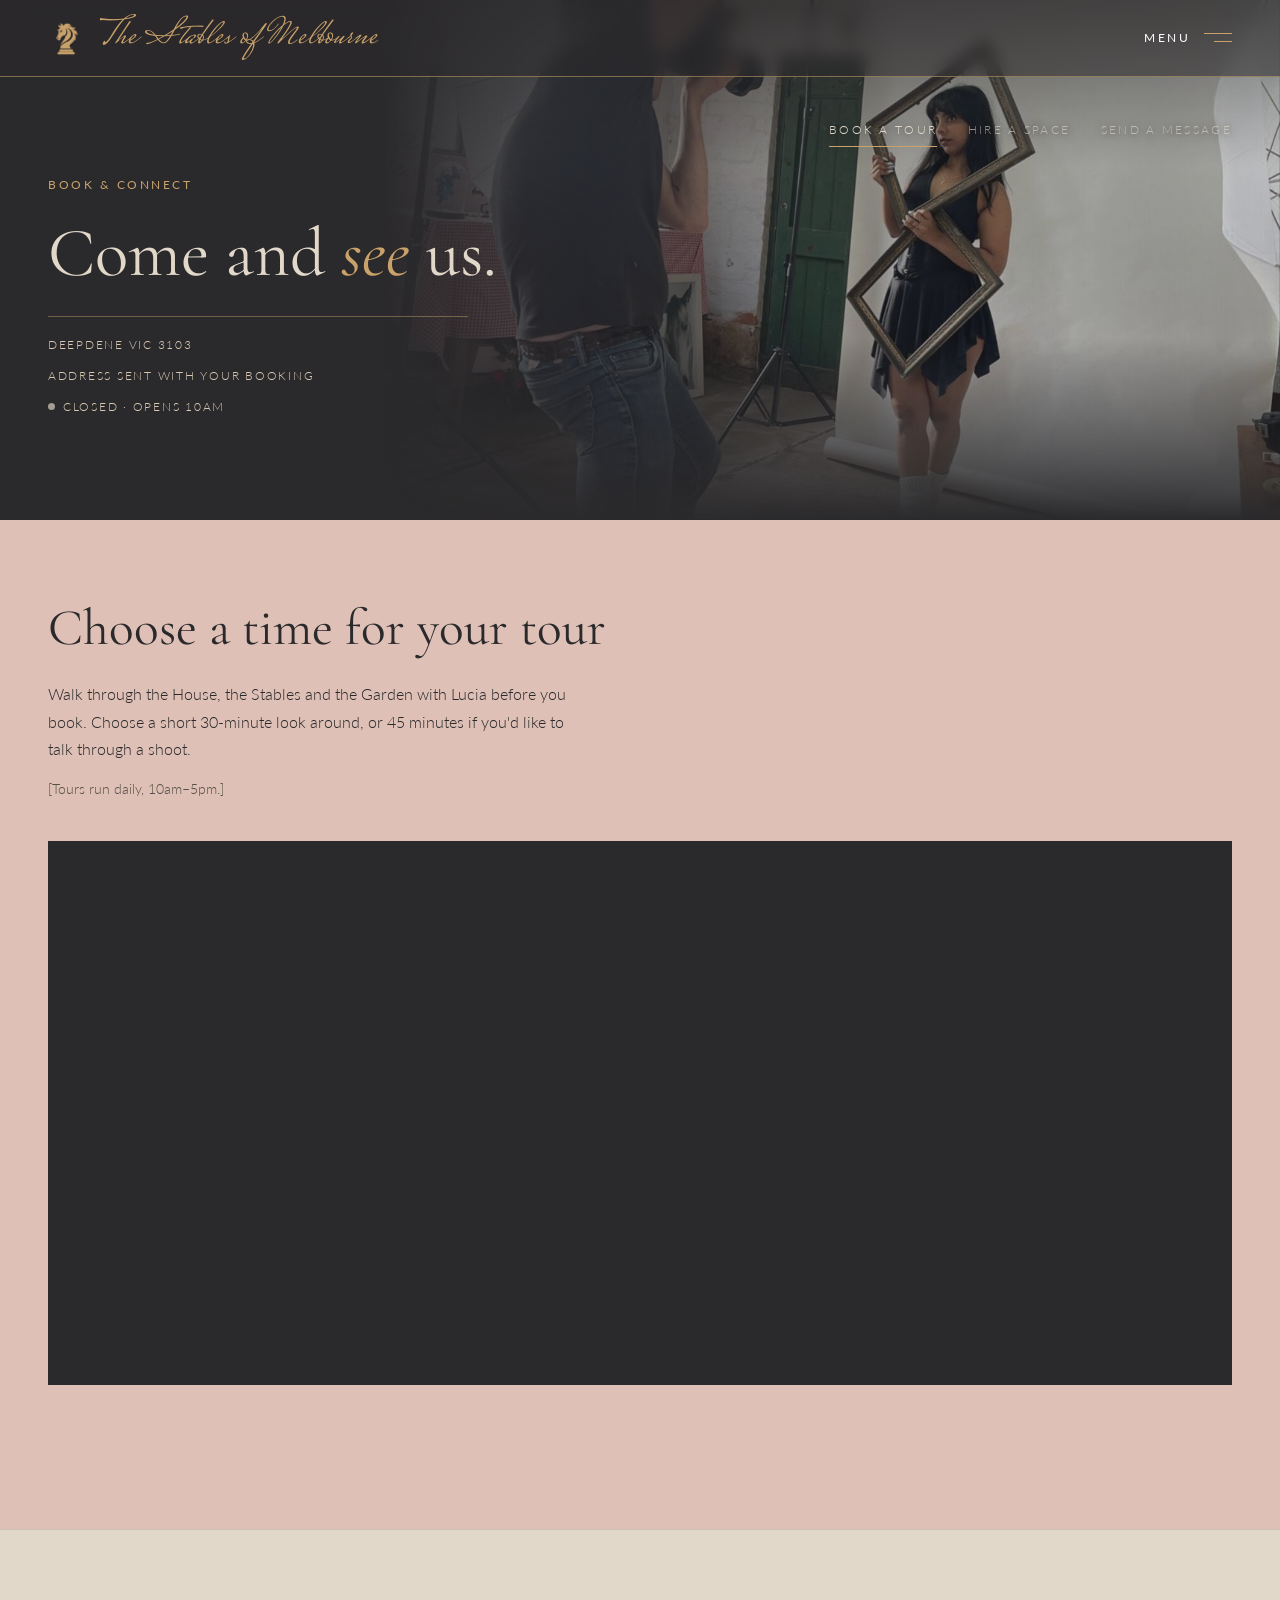
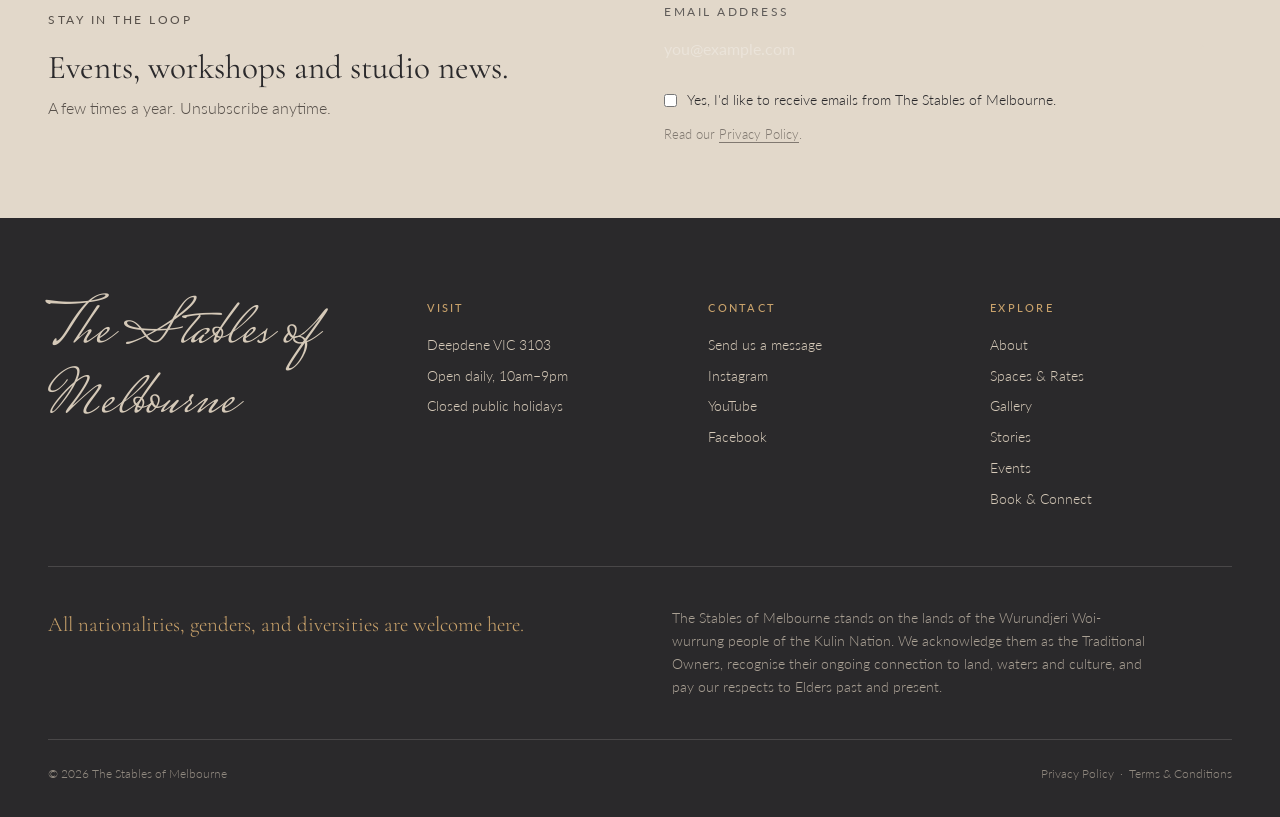
<file: connect.html>
<!DOCTYPE html>
<html lang="en">

<head>
  <meta charset="UTF-8">
  <meta name="viewport" content="width=device-width, initial-scale=1.0">
  <title>Book &amp; Connect | The Stables of Melbourne</title>
  <link rel="icon" href="/favicon.ico?v=stables-horse" sizes="16x16 32x32 48x48">
  <link rel="icon" href="/images/icon-192.png?v=stables-horse" type="image/png" sizes="192x192">
  <link rel="apple-touch-icon" href="/images/apple-touch-icon.png?v=stables-horse">
  <meta name="description" content="Book a studio tour, hire a space or send a message to The Stables of Melbourne, a heritage photography studio in Deepdene.">

  <link rel="canonical" href="https://www.thestablesofmelbourne.com/connect">
  <meta property="og:type" content="website">
  <meta property="og:site_name" content="The Stables of Melbourne">
  <meta property="og:locale" content="en_AU">
  <meta property="og:title" content="Book &amp; Connect | The Stables of Melbourne">
  <meta property="og:description" content="Book a studio tour, hire a space or send a message to The Stables of Melbourne, a heritage photography studio in Deepdene.">
  <meta property="og:url" content="https://www.thestablesofmelbourne.com/connect">
  <meta property="og:image" content="https://www.thestablesofmelbourne.com/images/share.jpg">
  <meta property="og:image:width" content="1200">
  <meta property="og:image:height" content="630">
  <meta name="twitter:card" content="summary_large_image">

  <link rel="preconnect" href="https://fonts.googleapis.com">
  <link rel="preconnect" href="https://fonts.gstatic.com" crossorigin>
  <link href="https://fonts.googleapis.com/css2?family=Cormorant+Garamond:ital,wght@0,400;0,500;1,400&family=Lato:wght@300;400;700&family=Mrs+Saint+Delafield&display=swap" rel="stylesheet">

  <link rel="stylesheet" href="styles.css">
  <link rel="stylesheet" href="community.css">
  <link rel="stylesheet" href="connect.css">

  <script>document.documentElement.classList.add("js");
</script>
</head>

<body class="connect-page">

  <div class="page-shell">

  <header class="site-header">

    <a href="/" class="brand" aria-label="The Stables of Melbourne, home">
      <span class="brand-seal" aria-hidden="true"><span class="brand-crest"></span></span>
      <span class="brand-name">The Stables of Melbourne</span>
    </a>

    <button class="menu-toggle" type="button" aria-expanded="false" aria-controls="site-menu">
      <span class="menu-toggle-label">Menu</span>
      <span class="menu-toggle-lines" aria-hidden="true"><span></span><span></span></span>
    </button>
  </header>

  <main>

    <section class="cx-hero">

      <nav class="cx-switch" aria-label="Book &amp; Connect options">
        <a href="#tour" data-view="tour">Book a tour</a>
        <a href="#space" data-view="space">Hire a space</a>
        <a href="#enquire" data-view="message">Send a message</a>
      </nav>

      <div class="cx-hero-inner">
        <div class="cx-hero-text">
          <p class="eyebrow cx-eyebrow">Book &amp; Connect</p>
          <h1 class="cx-title" id="cx-title">Come and <em>see</em> us.</h1>
          <p class="cx-info" id="cx-info">Deepdene VIC 3103</p>
        </div>

        <img class="cx-horse" src="images/cart-horse-body-vignette-cream.webp" alt="" aria-hidden="true">
      </div>
    </section>

    <div class="preview-notice" role="note">
      <strong>Preview:</strong> the calendars and forms on this page are simulations. Nothing is booked or sent.
    </div>

    <section class="cx-body">

      <div class="cx-view" id="view-tour" data-view="tour">
        <div class="connect-intro">
          <h2>Choose a time for your tour</h2>
          <p>
            Walk through the House, the Stables and the Garden with Lucia before you book.
            Choose a short 30-minute look around, or 45 minutes if you'd like to talk through a shoot.
          </p>
          <p class="connect-small">[Tours run daily, 10am&ndash;5pm.]</p>
        </div>

        <div class="booker"
             data-demo="tour"
             data-name="Studio tour"
             data-durations="30,45"
             data-labels="30 min,45 min"
             data-open="10:00"
             data-close="17:00"
             data-step="15"
             data-buffer="15"
             data-approval="false">
        </div>
      </div>

      <div class="cx-view" id="view-space" data-view="space" hidden>
        <div class="connect-intro">
          <h2>Choose a space and a time</h2>
          <p>
            Choose a space, a length and a start time. Your booking is a request:
            Lucia will check the details and email you to confirm.
          </p>
          <p class="connect-small">[Hourly $50 &middot; Half day (4 hrs) $200 &middot; Full day (8 hrs) $350. No payment is taken online.]</p>
        </div>

        <div class="space-choices" role="group" aria-label="Choose a space">
          <button class="space-choice" type="button" data-space="house" aria-pressed="true">The House</button>
          <button class="space-choice" type="button" data-space="stables" aria-pressed="false">The Stables</button>
          <button class="space-choice" type="button" data-space="garden" aria-pressed="false">The Garden</button>
        </div>

        <div class="space-booking" data-space="house">
          <div class="booker"
               data-demo="house"
               data-name="The House"
               data-durations="60,120,240,480"
               data-labels="1 hour,2 hours,Half day,Full day"
               data-open="10:00"
               data-close="21:00"
               data-step="60"
               data-buffer="30"
               data-approval="true">
          </div>
        </div>

        <div class="space-booking" data-space="stables" hidden>
          <div class="booker"
               data-demo="stables"
               data-name="The Stables"
               data-durations="60,120,240,480"
               data-labels="1 hour,2 hours,Half day,Full day"
               data-open="10:00"
               data-close="21:00"
               data-step="60"
               data-buffer="30"
               data-approval="true">
          </div>
        </div>

        <div class="space-booking" data-space="garden" hidden>
          <div class="booker"
               data-demo="garden"
               data-name="The Garden"
               data-durations="60,120,240,480"
               data-labels="1 hour,2 hours,Half day,Full day"
               data-open="10:00"
               data-close="21:00"
               data-step="60"
               data-buffer="30"
               data-approval="true">
          </div>
        </div>
      </div>

      <div class="cx-view" id="view-message" data-view="message" hidden>
        <div class="cx-message">
          <div class="connect-intro">
            <h2>Ask us anything</h2>
            <p>
              Questions, events, collaborations, or just hello.
              We'd love to hear from you.
            </p>
            <p class="connect-small">We reply within two working days.</p>
          </div>

          <form class="enquiry-form" id="enquiry-form"
                action="https://api.web3forms.com/submit"
                method="POST">

            <input type="hidden" name="access_key" value="24c7c89b-cec0-4f8b-b566-65c0d50104c1">

            <div class="field-row">
              <label class="field">
                <span>Name</span>
                <input type="text" name="name" autocomplete="name" required>
              </label>
              <label class="field">
                <span>Email</span>
                <input type="email" name="email" autocomplete="email" required>
              </label>
            </div>

            <div class="field-row">
              <label class="field">
                <span>About</span>
                <select name="topic">
                  <option>Hiring a space</option>
                  <option>A studio tour</option>
                  <option>Events and workshops</option>
                  <option>Community access</option>
                  <option>Collaborating with us</option>
                  <option>Sharing my story</option>
                  <option>Something else</option>
                </select>
              </label>
              <label class="field">
                <span>How should we reply?</span>
                <select name="reply_by">
                  <option>By email</option>
                  <option>A phone call, please</option>
                </select>
              </label>
            </div>

            <label class="field">
              <span>Your phone <em>(only if you'd like a call)</em></span>
              <input type="tel" name="phone" autocomplete="tel">
            </label>

            <label class="field">
              <span>Message</span>
              <textarea name="message" rows="6" required></textarea>
            </label>

            <input type="checkbox" name="botcheck" class="visually-hidden" tabindex="-1" autocomplete="off">

            <input type="hidden" name="subject" value="New enquiry from The Stables website">
            <input type="hidden" name="from_name" value="The Stables website">

            <p class="connect-small form-privacy">
              We'll only use your details to reply. See our <a href="privacy">Privacy Policy</a>.
            </p>

            <button class="button button-dark" type="submit">Send message &rarr;</button>
            <p class="form-error" hidden>Sorry, that didn't send. Please try again in a moment.</p>
          </form>

          <div class="form-done" id="enquiry-done" hidden>
            <h3>Thank you.</h3>
            <p>Your message is on its way. Lucia will reply within two working days.</p>
            <button class="button button-dark-outline" type="button" data-new-message>Send another message</button>
          </div>
        </div>
      </div>

    </section>

    <section class="cx-newsletter" id="subscribe">
      <div class="cx-newsletter-text">
        <p class="eyebrow">Stay in the loop</p>
        <h2>Events, workshops and studio news.</h2>
        <p>A few times a year. Unsubscribe anytime.</p>
      </div>

      <div class="connect-signup">
        <form class="signup-form" id="connect-signup"
              action="https://app.kit.com/forms/10217727/subscriptions"
              method="post" target="_blank">
          <label class="signup-field">
            <span class="eyebrow">Email address</span>
            <input type="email" name="email_address" placeholder="you@example.com" required>
          </label>
          <button type="submit" class="signup-submit" aria-label="Subscribe">&rarr;</button>
        </form>
        <label class="signup-consent">
          <input type="checkbox" form="connect-signup" required>
          <span>Yes, I'd like to receive emails from The Stables of Melbourne.</span>
        </label>
        <p class="signup-privacy">
          Read our <a href="privacy">Privacy Policy</a>.
        </p>
        <p class="form-done" id="signup-done" hidden>
          Thank you. Please check your inbox to confirm your subscription.
        </p>
      </div>
    </section>

  </main>

  <footer class="site-footer">
    <div class="footer-top">
      <p class="footer-name">The Stables of Melbourne</p>

      <div class="footer-column">
        <h4>Visit</h4>
        <p>Deepdene VIC 3103</p>
        <p>Open daily, 10am&ndash;9pm</p>
        <p>Closed public holidays</p>
      </div>

      <div class="footer-column">
        <h4>Contact</h4>
        <p><a href="connect#enquire">Send us a message</a></p>
        <p><a href="https://www.instagram.com/the_stables_of_melbourne/" target="_blank" rel="noopener">Instagram</a></p>
        <p><a href="https://www.youtube.com/@YOUR_CHANNEL" target="_blank" rel="noopener">YouTube</a></p>
        <p><a href="https://www.facebook.com/YOUR_PAGE" target="_blank" rel="noopener">Facebook</a></p>
      </div>

      <div class="footer-column">
        <h4>Explore</h4>
        <ul>
          <li><a href="about">About</a></li>
          <li><a href="spaces">Spaces &amp; Rates</a></li>
          <li><a href="gallery">Gallery</a></li>
          <li><a href="stories">Stories</a></li>
          <li><a href="events">Events</a></li>
          <li><a href="connect">Book &amp; Connect</a></li>
        </ul>
      </div>
    </div>

    <div class="footer-welcome">
      <p class="footer-welcome-line">All nationalities, genders, and diversities are welcome here.</p>
      <p class="footer-acknowledgement">
        The Stables of Melbourne stands on the lands of the Wurundjeri Woi-wurrung people
        of the Kulin Nation. We acknowledge them as the Traditional Owners, recognise their
        ongoing connection to land, waters and culture, and pay our respects to Elders past
        and present.
      </p>
    </div>

    <div class="footer-bottom">
      <p>&copy; 2026 The Stables of Melbourne</p>
      <p><a href="privacy">Privacy Policy</a> &nbsp;&middot;&nbsp; <a href="terms">Terms &amp; Conditions</a></p>
    </div>
  </footer>
  </div>

  <aside class="site-menu" id="site-menu" aria-label="Site menu" inert>
    <div class="site-menu-top">
      <p class="site-menu-label">Menu</p>
      <button class="menu-close" type="button" aria-label="Close menu">Close <span aria-hidden="true">&times;</span></button>
    </div>

    <nav class="site-menu-nav" aria-label="Main">
      <ol>
        <li><a href="/"><span class="menu-num">01</span>Home</a></li>
        <li><a href="about"><span class="menu-num">02</span>About</a></li>
        <li><a href="spaces"><span class="menu-num">03</span>Spaces &amp; Rates</a></li>
        <li><a href="events"><span class="menu-num">04</span>What&rsquo;s On</a></li>
        <li><a href="gallery"><span class="menu-num">05</span>Gallery</a></li>
        <li><a href="stories"><span class="menu-num">06</span>Stories</a></li>

        <li class="menu-touch is-current">
          <button class="menu-touch-toggle" type="button" aria-expanded="false" aria-controls="menu-touch-list"><span class="menu-num">07</span>Get in touch<span class="menu-touch-arrow" aria-hidden="true"></span></button>
          <div class="menu-touch-panel">
            <ul class="menu-touch-list" id="menu-touch-list">
              <li><a href="connect#tour">Book a tour</a></li>
              <li><a href="connect#space">Hire a space</a></li>
              <li><a href="connect#enquire">Send a message</a></li>
              <li><a href="connect#subscribe">Join the mailing list</a></li>
            </ul>
          </div>
        </li>
      </ol>
    </nav>

    <div class="site-menu-extra">
      <div>
        <p class="site-menu-label">Visit</p>
        <p>Deepdene VIC 3103</p>
        <p>Open daily, 10am&ndash;9pm</p>
        <p><a href="https://www.instagram.com/the_stables_of_melbourne/" target="_blank" rel="noopener">Instagram</a></p>
      </div>
    </div>
  </aside>

  <script src="content.js" data-then="script.js community.js connect.js">
</script>

</body>
</html>
</file>
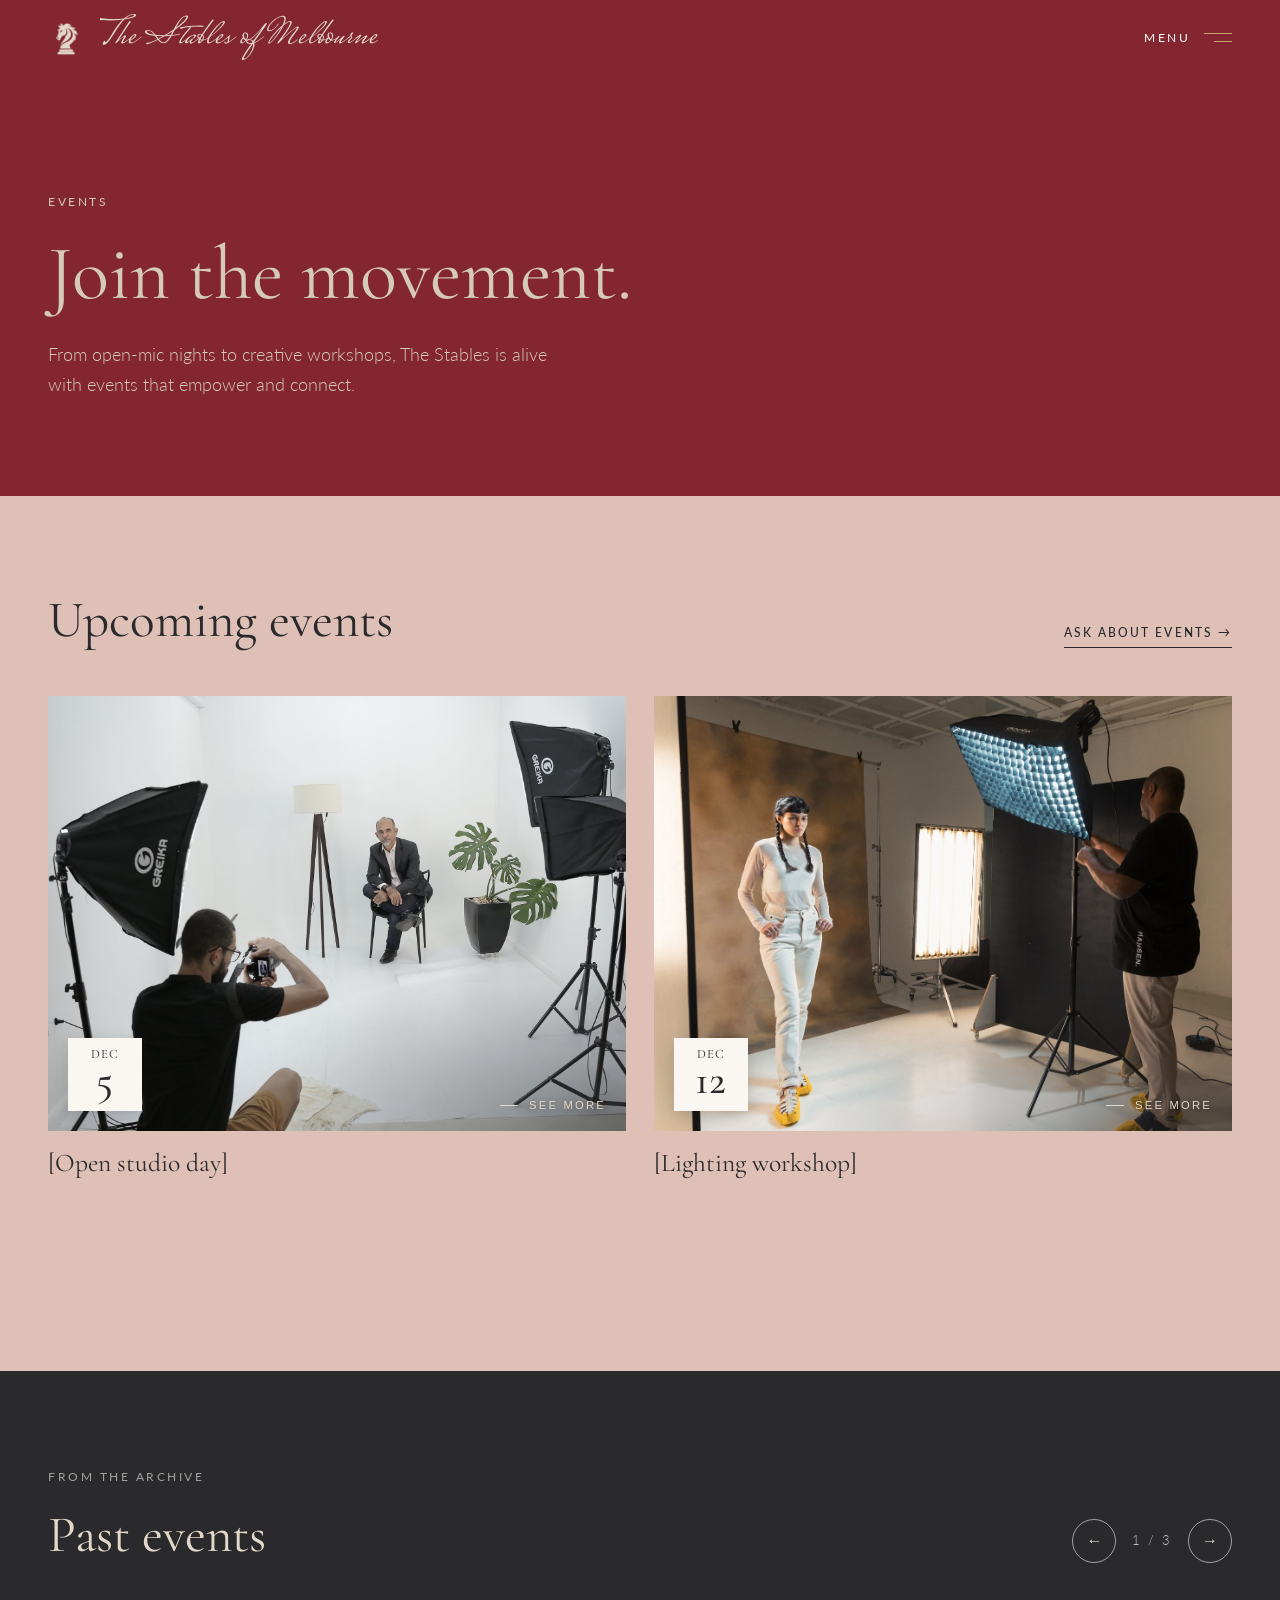
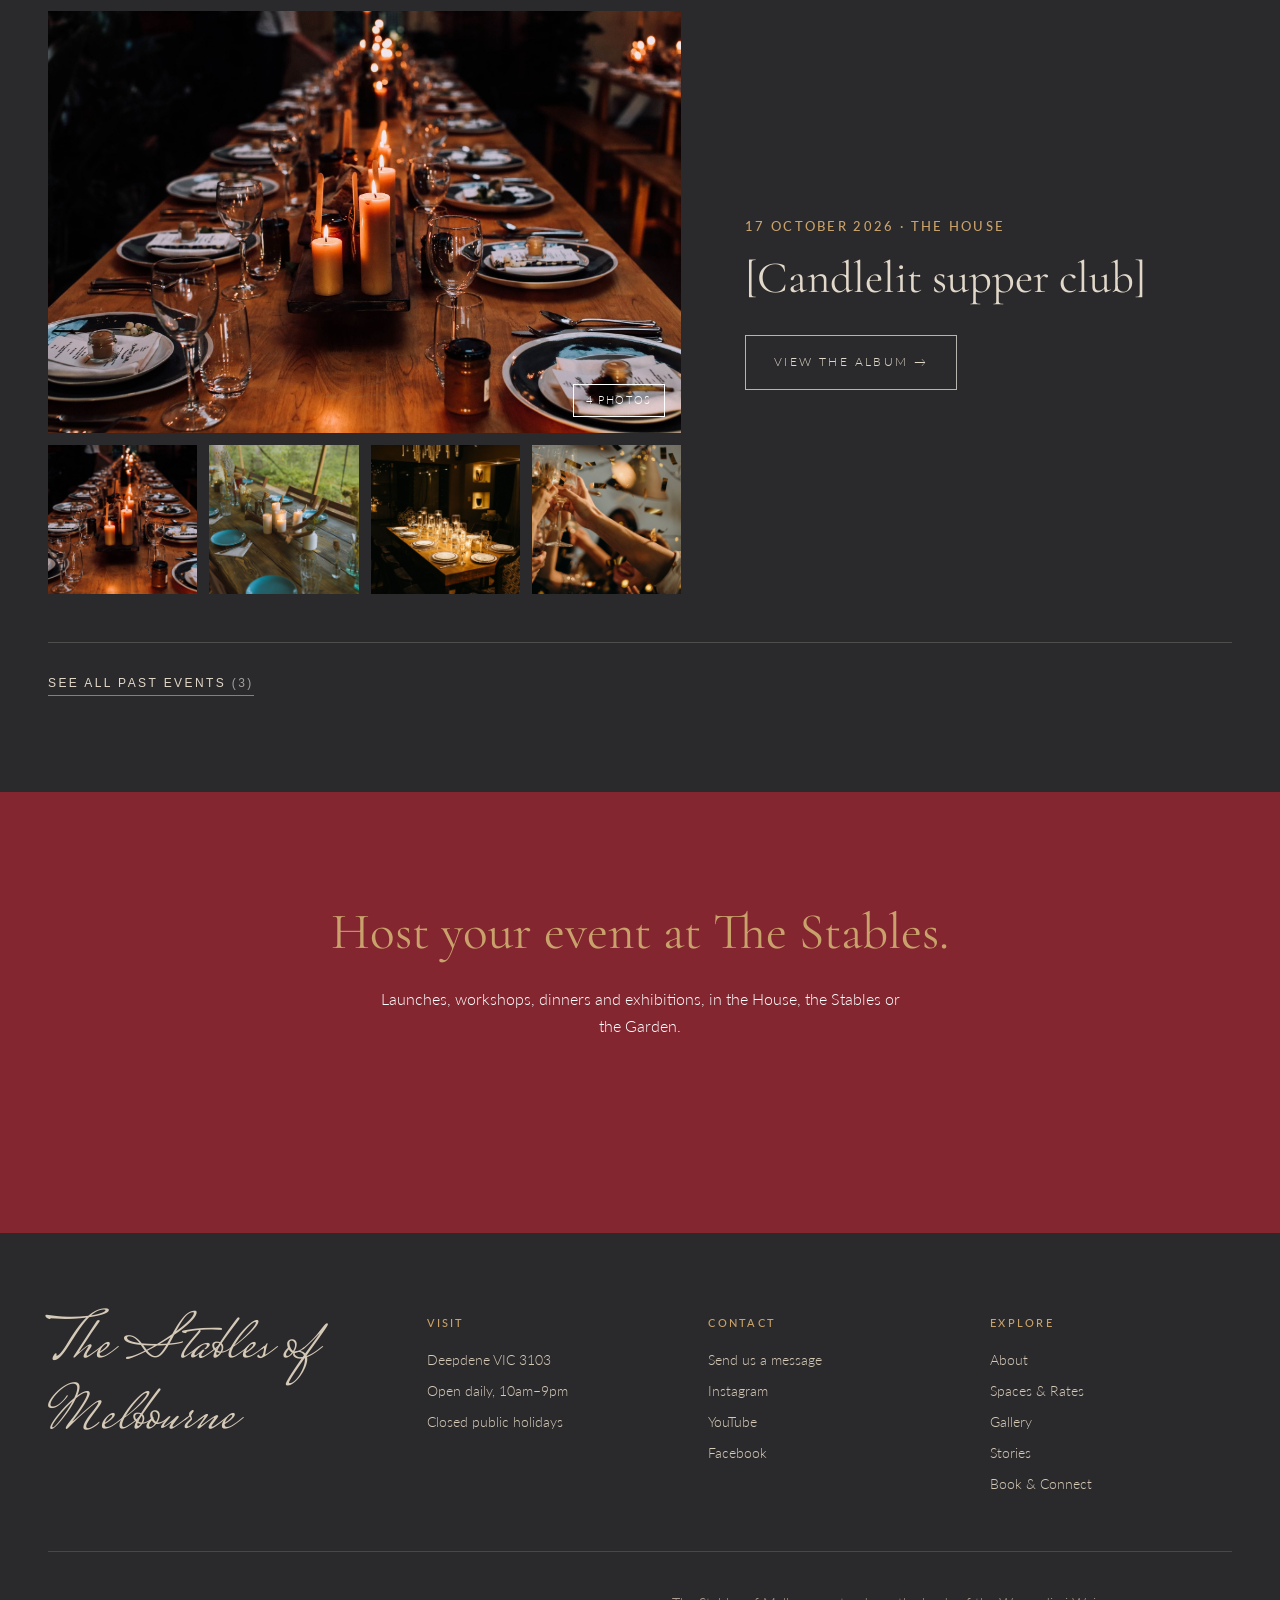
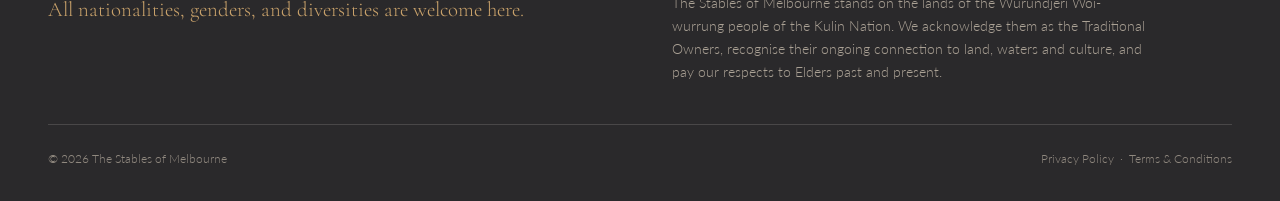
<file: events.html>
<!DOCTYPE html>
<html lang="en-AU">

<head>
  <meta charset="UTF-8">
  <meta name="viewport" content="width=device-width, initial-scale=1.0">
  <title>Events | The Stables of Melbourne</title>
  <link rel="icon" href="/favicon.ico?v=stables-horse" sizes="16x16 32x32 48x48">
  <link rel="icon" href="/images/icon-192.png?v=stables-horse" type="image/png" sizes="192x192">
  <link rel="apple-touch-icon" href="/images/apple-touch-icon.png?v=stables-horse">
  <meta name="description" content="Workshops, open studio days and creative events at The Stables of Melbourne, plus photos from past events.">

  <link rel="canonical" href="https://www.thestablesofmelbourne.com/events">
  <meta property="og:type" content="website">
  <meta property="og:site_name" content="The Stables of Melbourne">
  <meta property="og:locale" content="en_AU">
  <meta property="og:title" content="Events | The Stables of Melbourne">
  <meta property="og:description" content="Workshops, open studio days and creative events at The Stables of Melbourne, plus photos from past events.">
  <meta property="og:url" content="https://www.thestablesofmelbourne.com/events">
  <meta property="og:image" content="https://www.thestablesofmelbourne.com/images/share.jpg">
  <meta property="og:image:width" content="1200">
  <meta property="og:image:height" content="630">
  <meta name="twitter:card" content="summary_large_image">

  <link rel="preconnect" href="https://fonts.googleapis.com">
  <link rel="preconnect" href="https://fonts.gstatic.com" crossorigin>
  <link href="https://fonts.googleapis.com/css2?family=Cormorant+Garamond:ital,wght@0,400;0,500;1,400&family=Lato:wght@300;400;700&family=Mrs+Saint+Delafield&display=swap" rel="stylesheet">

  <link rel="stylesheet" href="styles.css">
  <link rel="stylesheet" href="community.css">

  <script>document.documentElement.classList.add("js");
</script>
</head>

<body>

  <div class="page-shell">

  <header class="site-header">

    <a href="/" class="brand" aria-label="The Stables of Melbourne, home">
      <span class="brand-seal" aria-hidden="true"><span class="brand-crest"></span></span>
      <span class="brand-name">The Stables of Melbourne</span>
    </a>

    <button class="menu-toggle" type="button" aria-expanded="false" aria-controls="site-menu">
      <span class="menu-toggle-label">Menu</span>
      <span class="menu-toggle-lines" aria-hidden="true"><span></span><span></span></span>
    </button>
  </header>

  <main>

    <section class="page-hero">
      <p class="eyebrow">Events</p>
      <h1>Join the movement.</h1>
      <p class="page-hero-intro">
        From open-mic nights to creative workshops, The Stables is alive with
        events that empower and connect.
      </p>
    </section>

    <section class="events-page">
      <div class="section-head reveal">
        <h2>Upcoming events</h2>
        <a href="connect?topic=events#enquire" class="text-link">Ask about events &rarr;</a>
      </div>

      <div class="event-list">
        <article class="event-item has-panel reveal" id="portrait-day">
          <div class="panel-media">
            <img src="https://images.pexels.com/photos/3973940/pexels-photo-3973940.jpeg?auto=compress&cs=tinysrgb&w=900" alt="Placeholder: portrait shoot day">
            <span class="event-date">[Day, date]</span>

            <div class="panel">
              <h3>About this event</h3>
              <p>[A short description of the event: what happens, who it's for, and what to bring.]</p>
              <ul class="event-facts">
                <li><strong>Time</strong> [10am&ndash;4pm]</li>
                <li><strong>Where</strong> The House</li>
                <li><strong>Cost</strong> [$XX]</li>
              </ul>
              <a href="connect?event=Portrait%20shoot%20day#enquire" class="button button-light">Register interest &rarr;</a>
            </div>
          </div>

          <h3>[Portrait shoot day]</h3>
          <p class="event-meta">[Photographer]</p>
          <p class="hover-hint">Hover for details</p>
        </article>

        <article class="event-item has-panel reveal" id="open-studio" style="--delay: 0.12s">
          <div class="panel-media">
            <img src="https://images.pexels.com/photos/15935628/pexels-photo-15935628.jpeg?auto=compress&cs=tinysrgb&w=900" alt="Placeholder: open studio day">
            <span class="event-date">[Day, date]</span>

            <div class="panel">
              <h3>About this event</h3>
              <p>[Wander through all three spaces, meet the team and ask about hiring the studio.]</p>
              <ul class="event-facts">
                <li><strong>Time</strong> [11am&ndash;3pm]</li>
                <li><strong>Where</strong> All spaces</li>
                <li><strong>Cost</strong> Free</li>
              </ul>
              <a href="connect?event=Open%20studio%20day#enquire" class="button button-light">Register interest &rarr;</a>
            </div>
          </div>

          <h3>[Open studio day]</h3>
          <p class="event-meta">Free entry</p>
          <p class="hover-hint">Hover for details</p>
        </article>

        <article class="event-item has-panel reveal" id="lighting-workshop" style="--delay: 0.24s">
          <div class="panel-media">
            <img src="https://images.pexels.com/photos/30697991/pexels-photo-30697991.jpeg?auto=compress&cs=tinysrgb&w=900" alt="Placeholder: lighting workshop">
            <span class="event-date">[Day, date]</span>

            <div class="panel">
              <h3>About this event</h3>
              <p>[A hands-on workshop on working with natural and studio light.]</p>
              <ul class="event-facts">
                <li><strong>Time</strong> [6pm&ndash;9pm]</li>
                <li><strong>Where</strong> The Stables</li>
                <li><strong>Cost</strong> [$XX]</li>
              </ul>
              <a href="connect?event=Lighting%20workshop#enquire" class="button button-light">Register interest &rarr;</a>
            </div>
          </div>

          <h3>[Lighting workshop]</h3>
          <p class="event-meta">[Host]</p>
          <p class="hover-hint">Hover for details</p>
        </article>

        <article class="event-item has-panel reveal" id="editorial-masterclass">
          <div class="panel-media">
            <img src="https://images.pexels.com/photos/12562547/pexels-photo-12562547.jpeg?auto=compress&cs=tinysrgb&w=900" alt="Placeholder: editorial masterclass">
            <span class="event-date">[Day, date]</span>

            <div class="panel">
              <h3>About this event</h3>
              <p>[Plan, style and shoot an editorial story with a working photographer.]</p>
              <ul class="event-facts">
                <li><strong>Time</strong> [9am&ndash;5pm]</li>
                <li><strong>Where</strong> The House</li>
                <li><strong>Cost</strong> [$XX]</li>
              </ul>
              <a href="connect?event=Editorial%20masterclass#enquire" class="button button-light">Register interest &rarr;</a>
            </div>
          </div>

          <h3>[Editorial masterclass]</h3>
          <p class="event-meta">[Photographer]</p>
          <p class="hover-hint">Hover for details</p>
        </article>

        <article class="event-item has-panel reveal" id="test-shoots" style="--delay: 0.12s">
          <div class="panel-media">
            <img src="https://images.pexels.com/photos/11388583/pexels-photo-11388583.jpeg?auto=compress&cs=tinysrgb&w=900" alt="Placeholder: model test shoots">
            <span class="event-date">[Day, date]</span>

            <div class="panel">
              <h3>About this event</h3>
              <p>[Short test-shoot sessions for new models and photographers building their portfolios.]</p>
              <ul class="event-facts">
                <li><strong>Time</strong> [Sessions from 10am]</li>
                <li><strong>Where</strong> The Garden</li>
                <li><strong>Cost</strong> [$XX]</li>
              </ul>
              <a href="connect?event=Model%20test%20shoots#enquire" class="button button-light">Register interest &rarr;</a>
            </div>
          </div>

          <h3>[Model test shoots]</h3>
          <p class="event-meta">Bookings open</p>
          <p class="hover-hint">Hover for details</p>
        </article>

        <article class="event-item has-panel reveal" id="fashion-collective" style="--delay: 0.24s">
          <div class="panel-media">
            <img src="https://images.pexels.com/photos/13952442/pexels-photo-13952442.jpeg?auto=compress&cs=tinysrgb&w=900" alt="Placeholder: fashion collective">
            <span class="event-date">[Day, date]</span>

            <div class="panel">
              <h3>About this event</h3>
              <p>[An evening showcase of emerging Melbourne designers, shot live in the studio.]</p>
              <ul class="event-facts">
                <li><strong>Time</strong> [7pm&ndash;10pm]</li>
                <li><strong>Where</strong> The House</li>
                <li><strong>Cost</strong> [$XX]</li>
              </ul>
              <a href="connect?event=Fashion%20collective#enquire" class="button button-light">Register interest &rarr;</a>
            </div>
          </div>

          <h3>[Fashion collective]</h3>
          <p class="event-meta">[Host]</p>
          <p class="hover-hint">Hover for details</p>
        </article>
      </div>
    </section>

    <section class="past-events">
      <div class="section-head reveal">
        <div>
          <p class="eyebrow eyebrow-dark">From the archive</p>
          <h2>Past events</h2>
        </div>
      </div>

      <div class="album-grid">
        <article class="album reveal">
          <button class="album-open" type="button">
            <span class="album-cover">
              <img src="https://images.pexels.com/photos/4992827/pexels-photo-4992827.jpeg?auto=compress&cs=tinysrgb&w=900" alt="Placeholder: banquet table set with candles">
              <span class="album-count">4 photos</span>
            </span>
            <h3>[Candlelit supper club]</h3>
            <span class="event-meta">[Month, year] &middot; The House</span>
          </button>

          <div class="album-photos" hidden>
            <img data-src="https://images.pexels.com/photos/4992827/pexels-photo-4992827.jpeg?auto=compress&cs=tinysrgb&w=1600" alt="Banquet table set with candles">
            <img data-src="https://images.pexels.com/photos/4989546/pexels-photo-4989546.jpeg?auto=compress&cs=tinysrgb&w=1600" alt="Candles along the long table">
            <img data-src="https://images.pexels.com/photos/28059309/pexels-photo-28059309.jpeg?auto=compress&cs=tinysrgb&w=1600" alt="Table under the chandelier">
            <img data-src="https://images.pexels.com/photos/3171837/pexels-photo-3171837.jpeg?auto=compress&cs=tinysrgb&w=1600" alt="Guests raising a toast">
          </div>
        </article>

        <article class="album reveal" style="--delay: 0.12s">
          <button class="album-open" type="button">
            <span class="album-cover">
              <img src="https://images.pexels.com/photos/3856035/pexels-photo-3856035.jpeg?auto=compress&cs=tinysrgb&w=900" alt="Placeholder: masterclass in the studio">
              <span class="album-count">4 photos</span>
            </span>
            <h3>[Portrait masterclass]</h3>
            <span class="event-meta">[Month, year] &middot; The Stables</span>
          </button>

          <div class="album-photos" hidden>
            <img data-src="https://images.pexels.com/photos/3856035/pexels-photo-3856035.jpeg?auto=compress&cs=tinysrgb&w=1600" alt="Masterclass in the studio">
            <img data-src="https://images.pexels.com/photos/3856020/pexels-photo-3856020.jpeg?auto=compress&cs=tinysrgb&w=1600" alt="Guests listening to the speaker">
            <img data-src="https://images.pexels.com/photos/15935628/pexels-photo-15935628.jpeg?auto=compress&cs=tinysrgb&w=1600" alt="Photographer working with a model">
            <img data-src="https://images.pexels.com/photos/30697991/pexels-photo-30697991.jpeg?auto=compress&cs=tinysrgb&w=1600" alt="Studio lighting set-up">
          </div>
        </article>

        <article class="album reveal" style="--delay: 0.24s">
          <button class="album-open" type="button">
            <span class="album-cover">
              <img src="https://images.pexels.com/photos/2559741/pexels-photo-2559741.jpeg?auto=compress&cs=tinysrgb&w=900" alt="Placeholder: guests viewing the artwork">
              <span class="album-count">4 photos</span>
            </span>
            <h3>[Exhibition opening night]</h3>
            <span class="event-meta">[Month, year] &middot; The House</span>
          </button>

          <div class="album-photos" hidden>
            <img data-src="https://images.pexels.com/photos/2559741/pexels-photo-2559741.jpeg?auto=compress&cs=tinysrgb&w=1600" alt="Guests viewing the artwork">
            <img data-src="https://images.pexels.com/photos/7513474/pexels-photo-7513474.jpeg?auto=compress&cs=tinysrgb&w=1600" alt="Conversation by the display">
            <img data-src="https://images.pexels.com/photos/3171770/pexels-photo-3171770.jpeg?auto=compress&cs=tinysrgb&w=1600" alt="Champagne being poured">
            <img data-src="https://images.pexels.com/photos/6405781/pexels-photo-6405781.jpeg?auto=compress&cs=tinysrgb&w=1600" alt="Guests celebrating">
          </div>
        </article>
      </div>
    </section>

    <section class="page-cta">
      <h2 class="reveal">Host your event at The Stables.</h2>
      <p class="reveal">Launches, workshops, dinners and exhibitions, in the House, the Stables or the Garden.</p>
      <a href="connect?topic=hosting#enquire" class="button button-light reveal">Enquire about hosting &rarr;</a>
    </section>

  </main>

  <dialog class="lightbox" aria-label="Event photos">
    <div class="lightbox-inner">
      <div class="lightbox-top">
        <span class="lightbox-title"></span>
        <span class="lightbox-count"></span>
        <button class="lightbox-button lightbox-close" type="button" aria-label="Close">&times;</button>
      </div>

      <button class="lightbox-button lightbox-prev" type="button" aria-label="Previous photo">&larr;</button>

      <figure class="lightbox-figure">
        <img alt="">
        <figcaption></figcaption>
      </figure>

      <button class="lightbox-button lightbox-next" type="button" aria-label="Next photo">&rarr;</button>
    </div>
  </dialog>

  <footer class="site-footer">
    <div class="footer-top">
      <p class="footer-name">The Stables of Melbourne</p>

      <div class="footer-column">
        <h4>Visit</h4>
        <p>Deepdene VIC 3103</p>
        <p>Open daily, 10am&ndash;9pm</p>
        <p>Closed public holidays</p>
      </div>

      <div class="footer-column">
        <h4>Contact</h4>

        <p><a href="connect#enquire">Send us a message</a></p>
        <p><a href="https://www.instagram.com/the_stables_of_melbourne/" target="_blank" rel="noopener">Instagram</a></p>
        <p><a href="https://www.youtube.com/@YOUR_CHANNEL" target="_blank" rel="noopener">YouTube</a></p>
        <p><a href="https://www.facebook.com/YOUR_PAGE" target="_blank" rel="noopener">Facebook</a></p>
      </div>

      <div class="footer-column">
        <h4>Explore</h4>
        <ul>
          <li><a href="about">About</a></li>
          <li><a href="spaces">Spaces &amp; Rates</a></li>
          <li><a href="gallery">Gallery</a></li>
          <li><a href="stories">Stories</a></li>
          <li><a href="connect">Book &amp; Connect</a></li>
        </ul>
      </div>
    </div>

    <div class="footer-welcome">
      <p class="footer-welcome-line">All nationalities, genders, and diversities are welcome here.</p>
      <p class="footer-acknowledgement">
        The Stables of Melbourne stands on the lands of the Wurundjeri Woi-wurrung people
        of the Kulin Nation. We acknowledge them as the Traditional Owners, recognise their
        ongoing connection to land, waters and culture, and pay our respects to Elders past
        and present.
      </p>
    </div>

    <div class="footer-bottom">
      <p>&copy; 2026 The Stables of Melbourne</p>
      <p><a href="privacy">Privacy Policy</a> &nbsp;&middot;&nbsp; <a href="terms">Terms &amp; Conditions</a></p>
    </div>
  </footer>
  </div>

  <aside class="site-menu" id="site-menu" aria-label="Site menu" inert>
    <div class="site-menu-top">
      <p class="site-menu-label">Menu</p>
      <button class="menu-close" type="button" aria-label="Close menu">Close <span aria-hidden="true">&times;</span></button>
    </div>

    <nav class="site-menu-nav" aria-label="Main">
      <ol>
        <li><a href="/"><span class="menu-num">01</span>Home</a></li>
        <li><a href="about"><span class="menu-num">02</span>About</a></li>
        <li><a href="spaces"><span class="menu-num">03</span>Spaces &amp; Rates</a></li>
        <li><a href="events" aria-current="page"><span class="menu-num">04</span>What&rsquo;s On</a></li>
        <li><a href="gallery"><span class="menu-num">05</span>Gallery</a></li>
        <li><a href="stories"><span class="menu-num">06</span>Stories</a></li>

        <li class="menu-touch">
          <button class="menu-touch-toggle" type="button" aria-expanded="false" aria-controls="menu-touch-list"><span class="menu-num">07</span>Get in touch<span class="menu-touch-arrow" aria-hidden="true"></span></button>
          <div class="menu-touch-panel">
            <ul class="menu-touch-list" id="menu-touch-list">
              <li><a href="connect#tour">Book a tour</a></li>
              <li><a href="connect#space">Hire a space</a></li>
              <li><a href="connect#enquire">Send a message</a></li>
              <li><a href="connect#subscribe">Join the mailing list</a></li>
            </ul>
          </div>
        </li>
      </ol>
    </nav>

    <div class="site-menu-extra">
      <div>
        <p class="site-menu-label">Visit</p>
        <p>Deepdene VIC 3103</p>
        <p>Open daily, 10am&ndash;9pm</p>
        <p><a href="https://www.instagram.com/the_stables_of_melbourne/" target="_blank" rel="noopener">Instagram</a></p>
      </div>
    </div>
  </aside>

  <script src="content.js" data-then="script.js community.js">
</script>

</body>
</html>
</file>
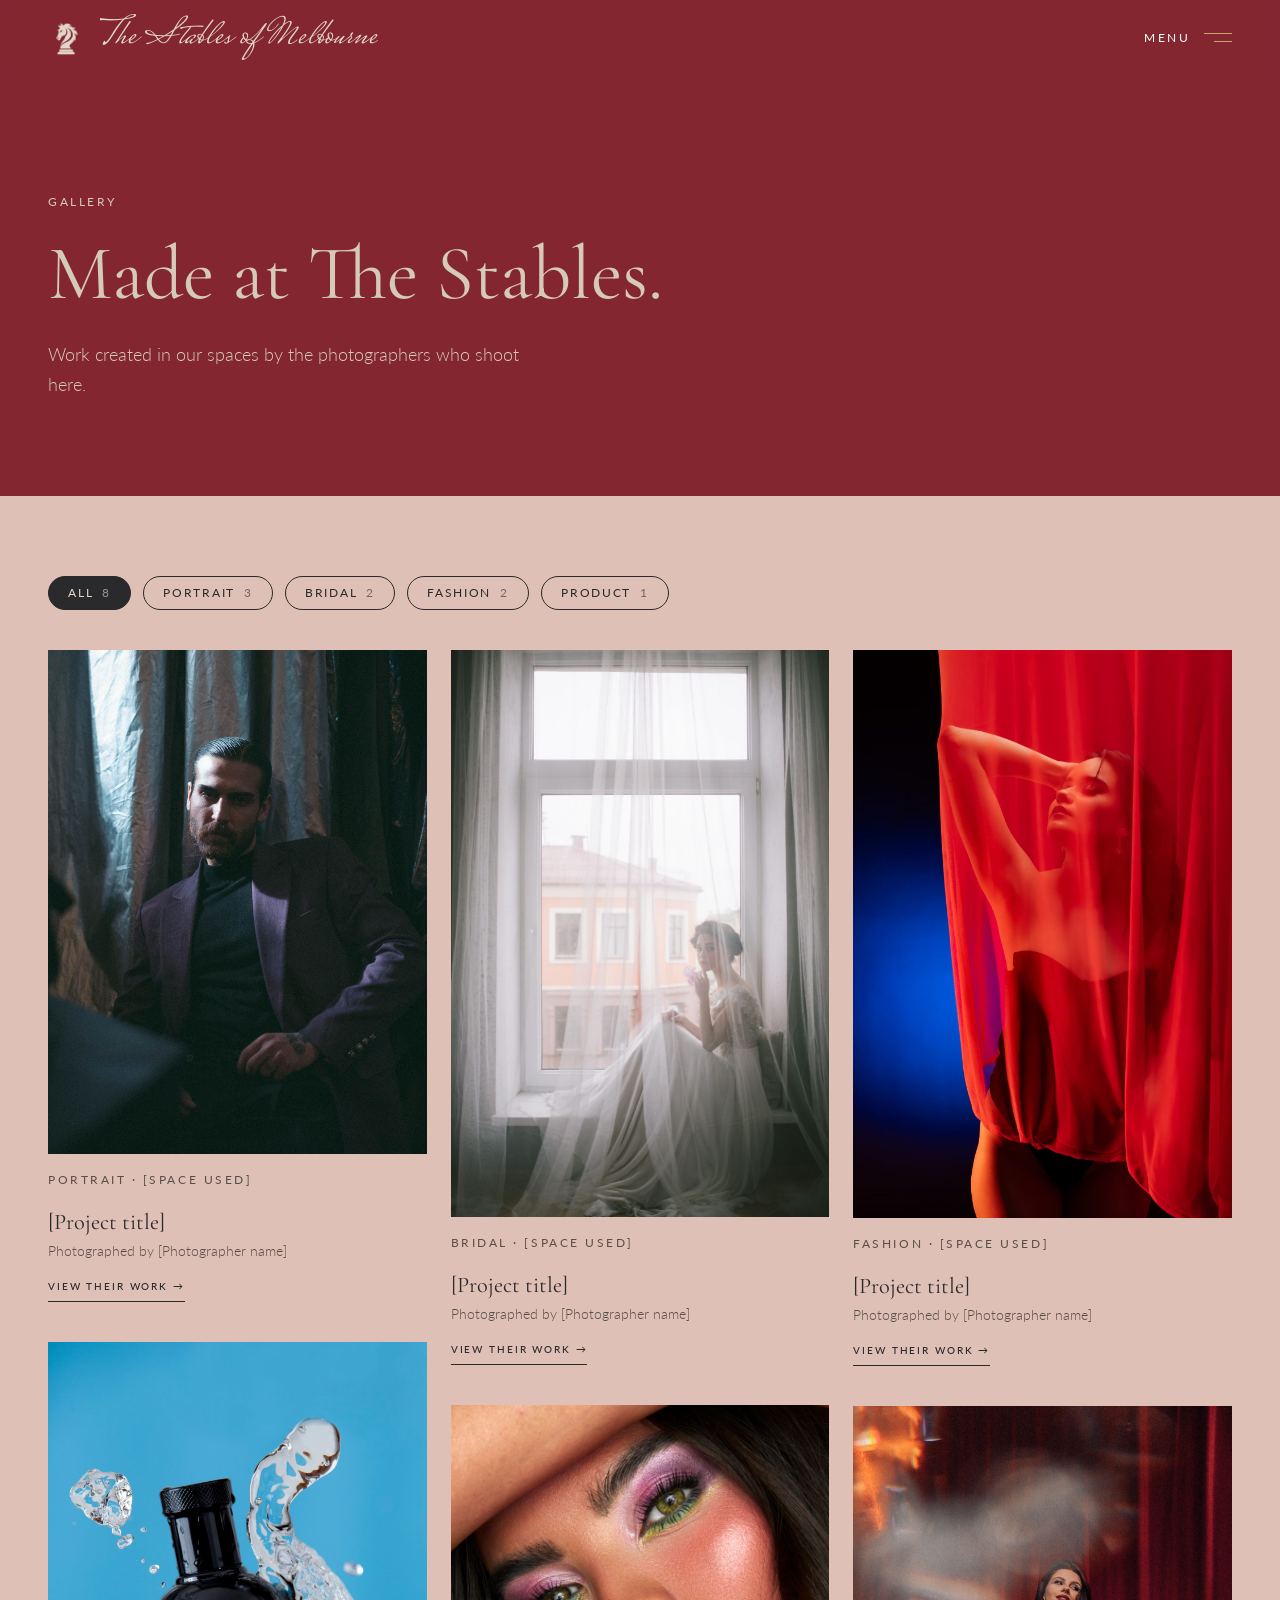
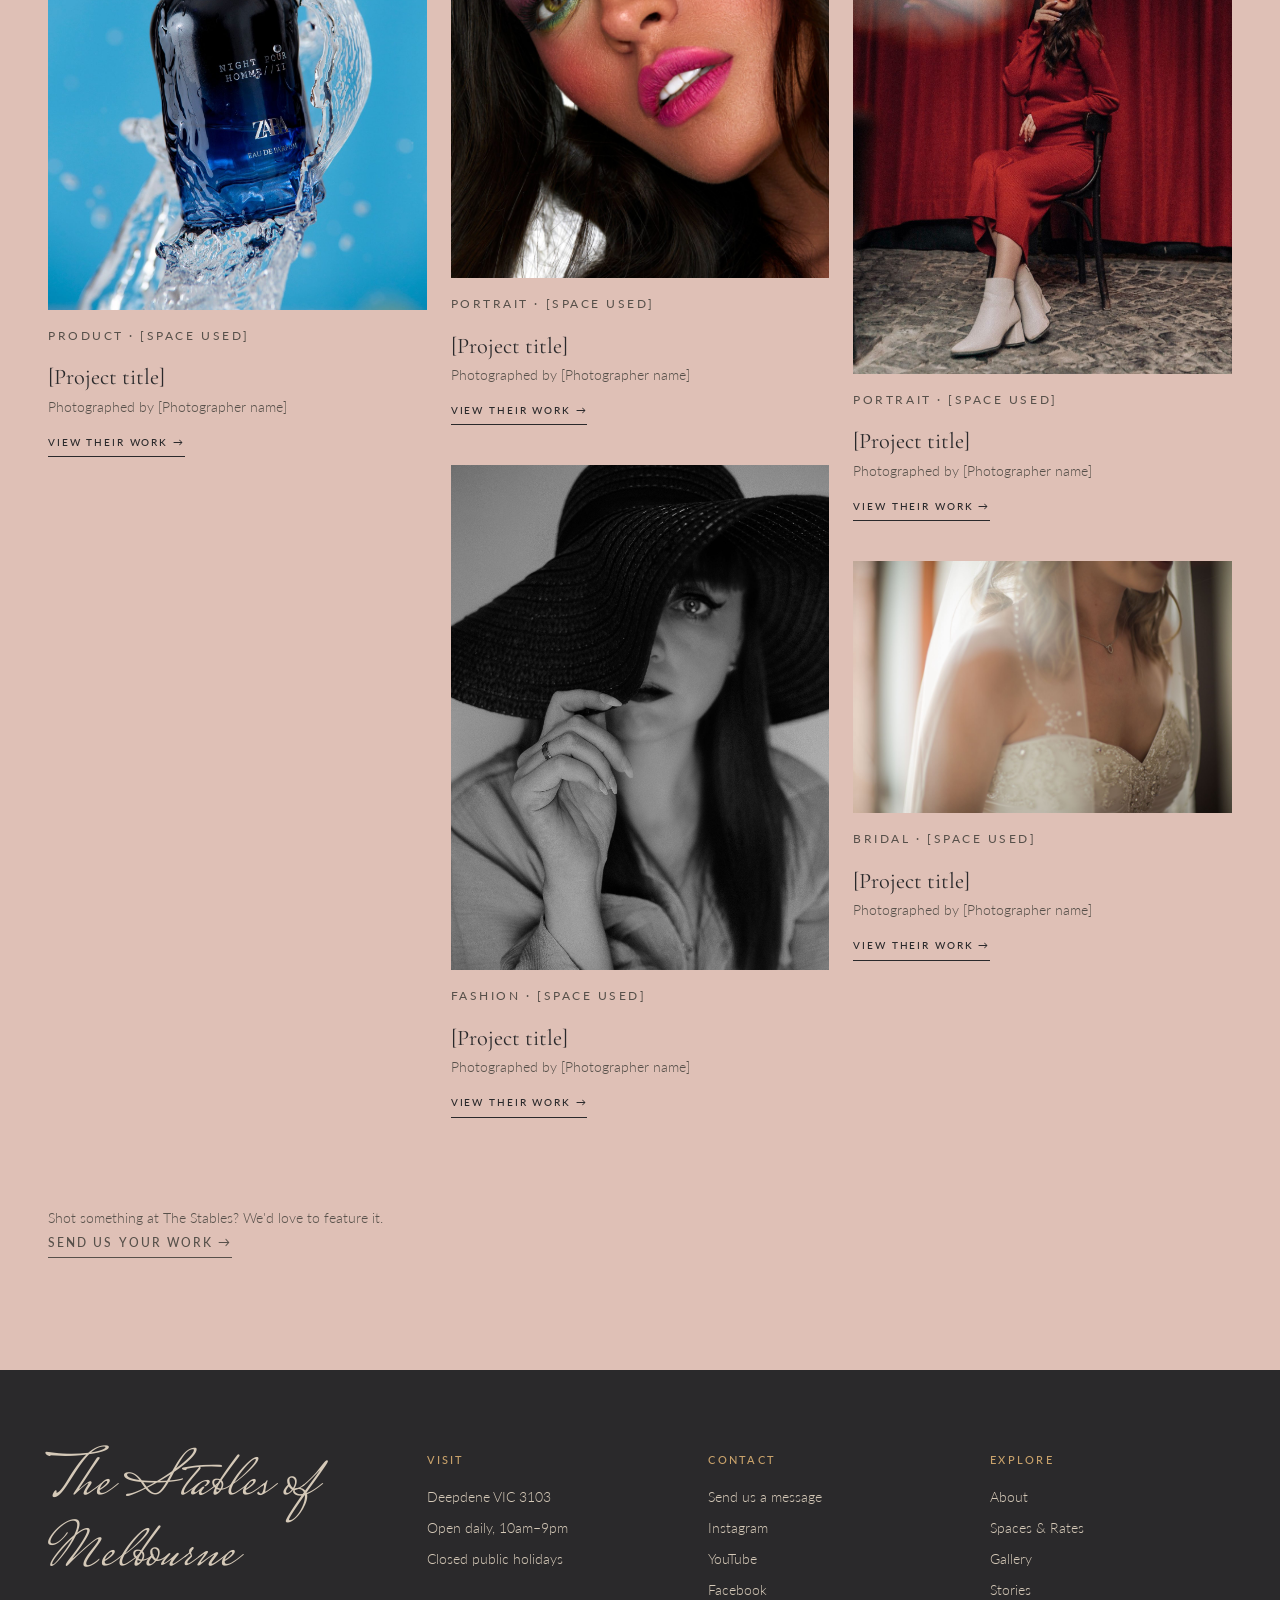
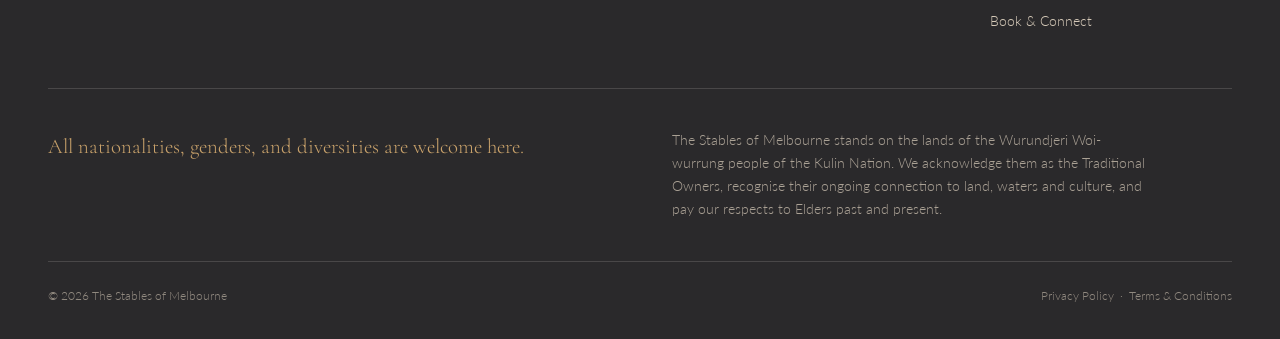
<file: gallery.html>
<!DOCTYPE html>
<html lang="en-AU">

<head>
  <meta charset="UTF-8">
  <meta name="viewport" content="width=device-width, initial-scale=1.0">
  <title>Gallery | The Stables of Melbourne</title>
  <link rel="icon" href="/favicon.ico?v=stables-horse" sizes="16x16 32x32 48x48">
  <link rel="icon" href="/images/icon-192.png?v=stables-horse" type="image/png" sizes="192x192">
  <link rel="apple-touch-icon" href="/images/apple-touch-icon.png?v=stables-horse">
  <meta name="description" content="Work created at The Stables of Melbourne by the photographers who shoot here.">

  <link rel="canonical" href="https://www.thestablesofmelbourne.com/gallery">
  <meta property="og:type" content="website">
  <meta property="og:site_name" content="The Stables of Melbourne">
  <meta property="og:locale" content="en_AU">
  <meta property="og:title" content="Gallery | The Stables of Melbourne">
  <meta property="og:description" content="Work created at The Stables of Melbourne by the photographers who shoot here.">
  <meta property="og:url" content="https://www.thestablesofmelbourne.com/gallery">
  <meta property="og:image" content="https://www.thestablesofmelbourne.com/images/share.jpg">
  <meta property="og:image:width" content="1200">
  <meta property="og:image:height" content="630">
  <meta name="twitter:card" content="summary_large_image">

  <link rel="preconnect" href="https://fonts.googleapis.com">
  <link rel="preconnect" href="https://fonts.gstatic.com" crossorigin>
  <link href="https://fonts.googleapis.com/css2?family=Cormorant+Garamond:ital,wght@0,400;0,500;1,400&family=Lato:wght@300;400;700&family=Mrs+Saint+Delafield&display=swap" rel="stylesheet">

  <link rel="stylesheet" href="styles.css">
  <link rel="stylesheet" href="community.css">

  <script>document.documentElement.classList.add("js");
</script>
</head>

<body>

  <div class="page-shell">

  <header class="site-header">

    <a href="/" class="brand" aria-label="The Stables of Melbourne, home">
      <span class="brand-seal" aria-hidden="true"><span class="brand-crest"></span></span>
      <span class="brand-name">The Stables of Melbourne</span>
    </a>

    <button class="menu-toggle" type="button" aria-expanded="false" aria-controls="site-menu">
      <span class="menu-toggle-label">Menu</span>
      <span class="menu-toggle-lines" aria-hidden="true"><span></span><span></span></span>
    </button>
  </header>

  <main>

    <section class="page-hero">
      <p class="eyebrow">Gallery</p>
      <h1>Made at The Stables.</h1>
      <p class="page-hero-intro">Work created in our spaces by the photographers who shoot here.</p>
    </section>

    <section class="gallery">
      <div class="gallery-filters reveal" role="group" aria-label="Filter projects">
        <button class="filter-button is-active" data-filter="all" aria-pressed="true">All</button>
        <button class="filter-button" data-filter="portrait" aria-pressed="false">Portrait</button>
        <button class="filter-button" data-filter="fashion" aria-pressed="false">Fashion</button>
        <button class="filter-button" data-filter="product" aria-pressed="false">Product</button>
        <button class="filter-button" data-filter="bridal" aria-pressed="false">Bridal</button>
      </div>

      <div class="project-grid">
        <article class="project reveal" data-category="fashion">
          <div class="project-media">
            <img src="https://images.pexels.com/photos/17291685/pexels-photo-17291685.jpeg?auto=compress&cs=tinysrgb&w=900" alt="Placeholder: model in a black dress">
          </div>
          <p class="eyebrow eyebrow-dark">Fashion &middot; [Space used]</p>
          <h3>[Project title]</h3>
          <p class="project-credit">Photographed by [Photographer name]</p>
          <a href="https://www.instagram.com/PHOTOGRAPHER_HANDLE/" class="text-link" target="_blank" rel="noopener">View their work &rarr;</a>
        </article>

        <article class="project reveal" data-category="portrait">
          <div class="project-media">
            <img src="https://images.pexels.com/photos/30878185/pexels-photo-30878185.jpeg?auto=compress&cs=tinysrgb&w=900" alt="Placeholder: moody portrait of a man in a dark suit">
          </div>
          <p class="eyebrow eyebrow-dark">Portrait &middot; [Space used]</p>
          <h3>[Project title]</h3>
          <p class="project-credit">Photographed by [Photographer name]</p>
          <a href="https://www.instagram.com/PHOTOGRAPHER_HANDLE/" class="text-link" target="_blank" rel="noopener">View their work &rarr;</a>
        </article>

        <article class="project reveal" data-category="product">
          <div class="project-media">
            <img src="https://images.pexels.com/photos/11705153/pexels-photo-11705153.jpeg?auto=compress&cs=tinysrgb&w=900" alt="Placeholder: perfume bottle product shot">
          </div>
          <p class="eyebrow eyebrow-dark">Product &middot; [Space used]</p>
          <h3>[Project title]</h3>
          <p class="project-credit">Photographed by [Photographer name]</p>
          <a href="https://www.instagram.com/PHOTOGRAPHER_HANDLE/" class="text-link" target="_blank" rel="noopener">View their work &rarr;</a>
        </article>

        <article class="project reveal" data-category="bridal">
          <div class="project-media">
            <img src="https://images.pexels.com/photos/4545079/pexels-photo-4545079.jpeg?auto=compress&cs=tinysrgb&w=900" alt="Placeholder: bride sitting by a window">
          </div>
          <p class="eyebrow eyebrow-dark">Bridal &middot; [Space used]</p>
          <h3>[Project title]</h3>
          <p class="project-credit">Photographed by [Photographer name]</p>
          <a href="https://www.instagram.com/PHOTOGRAPHER_HANDLE/" class="text-link" target="_blank" rel="noopener">View their work &rarr;</a>
        </article>

        <article class="project reveal" data-category="portrait">
          <div class="project-media">
            <img src="https://images.pexels.com/photos/13022170/pexels-photo-13022170.jpeg?auto=compress&cs=tinysrgb&w=900" alt="Placeholder: beauty portrait">
          </div>
          <p class="eyebrow eyebrow-dark">Portrait &middot; [Space used]</p>
          <h3>[Project title]</h3>
          <p class="project-credit">Photographed by [Photographer name]</p>
          <a href="https://www.instagram.com/PHOTOGRAPHER_HANDLE/" class="text-link" target="_blank" rel="noopener">View their work &rarr;</a>
        </article>

        <article class="project reveal" data-category="fashion">
          <div class="project-media">
            <img src="https://images.pexels.com/photos/12497340/pexels-photo-12497340.jpeg?auto=compress&cs=tinysrgb&w=900" alt="Placeholder: woman looking out from under a hat">
          </div>
          <p class="eyebrow eyebrow-dark">Fashion &middot; [Space used]</p>
          <h3>[Project title]</h3>
          <p class="project-credit">Photographed by [Photographer name]</p>
          <a href="https://www.instagram.com/PHOTOGRAPHER_HANDLE/" class="text-link" target="_blank" rel="noopener">View their work &rarr;</a>
        </article>

        <article class="project reveal" data-category="fashion">
          <div class="project-media">
            <img src="https://images.pexels.com/photos/31219319/pexels-photo-31219319.jpeg?auto=compress&cs=tinysrgb&w=900" alt="Placeholder: portrait with a red curtain">
          </div>
          <p class="eyebrow eyebrow-dark">Fashion &middot; [Space used]</p>
          <h3>[Project title]</h3>
          <p class="project-credit">Photographed by [Photographer name]</p>
          <a href="https://www.instagram.com/PHOTOGRAPHER_HANDLE/" class="text-link" target="_blank" rel="noopener">View their work &rarr;</a>
        </article>

        <article class="project reveal" data-category="portrait">
          <div class="project-media">
            <img src="https://images.pexels.com/photos/17014176/pexels-photo-17014176.jpeg?auto=compress&cs=tinysrgb&w=900" alt="Placeholder: woman in a red dress on a chair">
          </div>
          <p class="eyebrow eyebrow-dark">Portrait &middot; [Space used]</p>
          <h3>[Project title]</h3>
          <p class="project-credit">Photographed by [Photographer name]</p>
          <a href="https://www.instagram.com/PHOTOGRAPHER_HANDLE/" class="text-link" target="_blank" rel="noopener">View their work &rarr;</a>
        </article>

        <article class="project reveal" data-category="bridal">
          <div class="project-media">
            <img src="https://images.pexels.com/photos/1358841/pexels-photo-1358841.jpeg?auto=compress&cs=tinysrgb&w=900" alt="Placeholder: bride in a veil">
          </div>
          <p class="eyebrow eyebrow-dark">Bridal &middot; [Space used]</p>
          <h3>[Project title]</h3>
          <p class="project-credit">Photographed by [Photographer name]</p>
          <a href="https://www.instagram.com/PHOTOGRAPHER_HANDLE/" class="text-link" target="_blank" rel="noopener">View their work &rarr;</a>
        </article>
      </div>

      <p class="gallery-note">
        Shot something at The Stables? We'd love to feature it.
        <a href="connect?topic=gallery#enquire" class="text-link">Send us your work &rarr;</a>
      </p>
    </section>

  </main>

  <dialog class="lightbox" aria-label="Project photos">
    <div class="lightbox-inner">
      <div class="lightbox-top">
        <span class="lightbox-title"></span>
        <span class="lightbox-count"></span>
        <button class="lightbox-button lightbox-close" type="button" aria-label="Close">&times;</button>
      </div>

      <button class="lightbox-button lightbox-prev" type="button" aria-label="Previous photo">&larr;</button>

      <figure class="lightbox-figure">
        <img alt="">
        <figcaption></figcaption>
      </figure>

      <button class="lightbox-button lightbox-next" type="button" aria-label="Next photo">&rarr;</button>
    </div>
  </dialog>

  <footer class="site-footer">
    <div class="footer-top">
      <p class="footer-name">The Stables of Melbourne</p>

      <div class="footer-column">
        <h4>Visit</h4>
        <p>Deepdene VIC 3103</p>
        <p>Open daily, 10am&ndash;9pm</p>
        <p>Closed public holidays</p>
      </div>

      <div class="footer-column">
        <h4>Contact</h4>

        <p><a href="connect#enquire">Send us a message</a></p>
        <p><a href="https://www.instagram.com/the_stables_of_melbourne/" target="_blank" rel="noopener">Instagram</a></p>
        <p><a href="https://www.youtube.com/@YOUR_CHANNEL" target="_blank" rel="noopener">YouTube</a></p>
        <p><a href="https://www.facebook.com/YOUR_PAGE" target="_blank" rel="noopener">Facebook</a></p>
      </div>

      <div class="footer-column">
        <h4>Explore</h4>
        <ul>
          <li><a href="about">About</a></li>
          <li><a href="spaces">Spaces &amp; Rates</a></li>
          <li><a href="gallery">Gallery</a></li>
          <li><a href="stories">Stories</a></li>
          <li><a href="connect">Book &amp; Connect</a></li>
        </ul>
      </div>
    </div>

    <div class="footer-welcome">
      <p class="footer-welcome-line">All nationalities, genders, and diversities are welcome here.</p>
      <p class="footer-acknowledgement">
        The Stables of Melbourne stands on the lands of the Wurundjeri Woi-wurrung people
        of the Kulin Nation. We acknowledge them as the Traditional Owners, recognise their
        ongoing connection to land, waters and culture, and pay our respects to Elders past
        and present.
      </p>
    </div>

    <div class="footer-bottom">
      <p>&copy; 2026 The Stables of Melbourne</p>
      <p><a href="privacy">Privacy Policy</a> &nbsp;&middot;&nbsp; <a href="terms">Terms &amp; Conditions</a></p>
    </div>
  </footer>
  </div>

  <aside class="site-menu" id="site-menu" aria-label="Site menu" inert>
    <div class="site-menu-top">
      <p class="site-menu-label">Menu</p>
      <button class="menu-close" type="button" aria-label="Close menu">Close <span aria-hidden="true">&times;</span></button>
    </div>

    <nav class="site-menu-nav" aria-label="Main">
      <ol>
        <li><a href="/"><span class="menu-num">01</span>Home</a></li>
        <li><a href="about"><span class="menu-num">02</span>About</a></li>
        <li><a href="spaces"><span class="menu-num">03</span>Spaces &amp; Rates</a></li>
        <li><a href="events"><span class="menu-num">04</span>What&rsquo;s On</a></li>
        <li><a href="gallery" aria-current="page"><span class="menu-num">05</span>Gallery</a></li>
        <li><a href="stories"><span class="menu-num">06</span>Stories</a></li>

        <li class="menu-touch">
          <button class="menu-touch-toggle" type="button" aria-expanded="false" aria-controls="menu-touch-list"><span class="menu-num">07</span>Get in touch<span class="menu-touch-arrow" aria-hidden="true"></span></button>
          <div class="menu-touch-panel">
            <ul class="menu-touch-list" id="menu-touch-list">
              <li><a href="connect#tour">Book a tour</a></li>
              <li><a href="connect#space">Hire a space</a></li>
              <li><a href="connect#enquire">Send a message</a></li>
              <li><a href="connect#subscribe">Join the mailing list</a></li>
            </ul>
          </div>
        </li>
      </ol>
    </nav>

    <div class="site-menu-extra">
      <div>
        <p class="site-menu-label">Visit</p>
        <p>Deepdene VIC 3103</p>
        <p>Open daily, 10am&ndash;9pm</p>
        <p><a href="https://www.instagram.com/the_stables_of_melbourne/" target="_blank" rel="noopener">Instagram</a></p>
      </div>
    </div>
  </aside>

  <script src="content.js" data-then="script.js community.js">
</script>

</body>
</html>
</file>
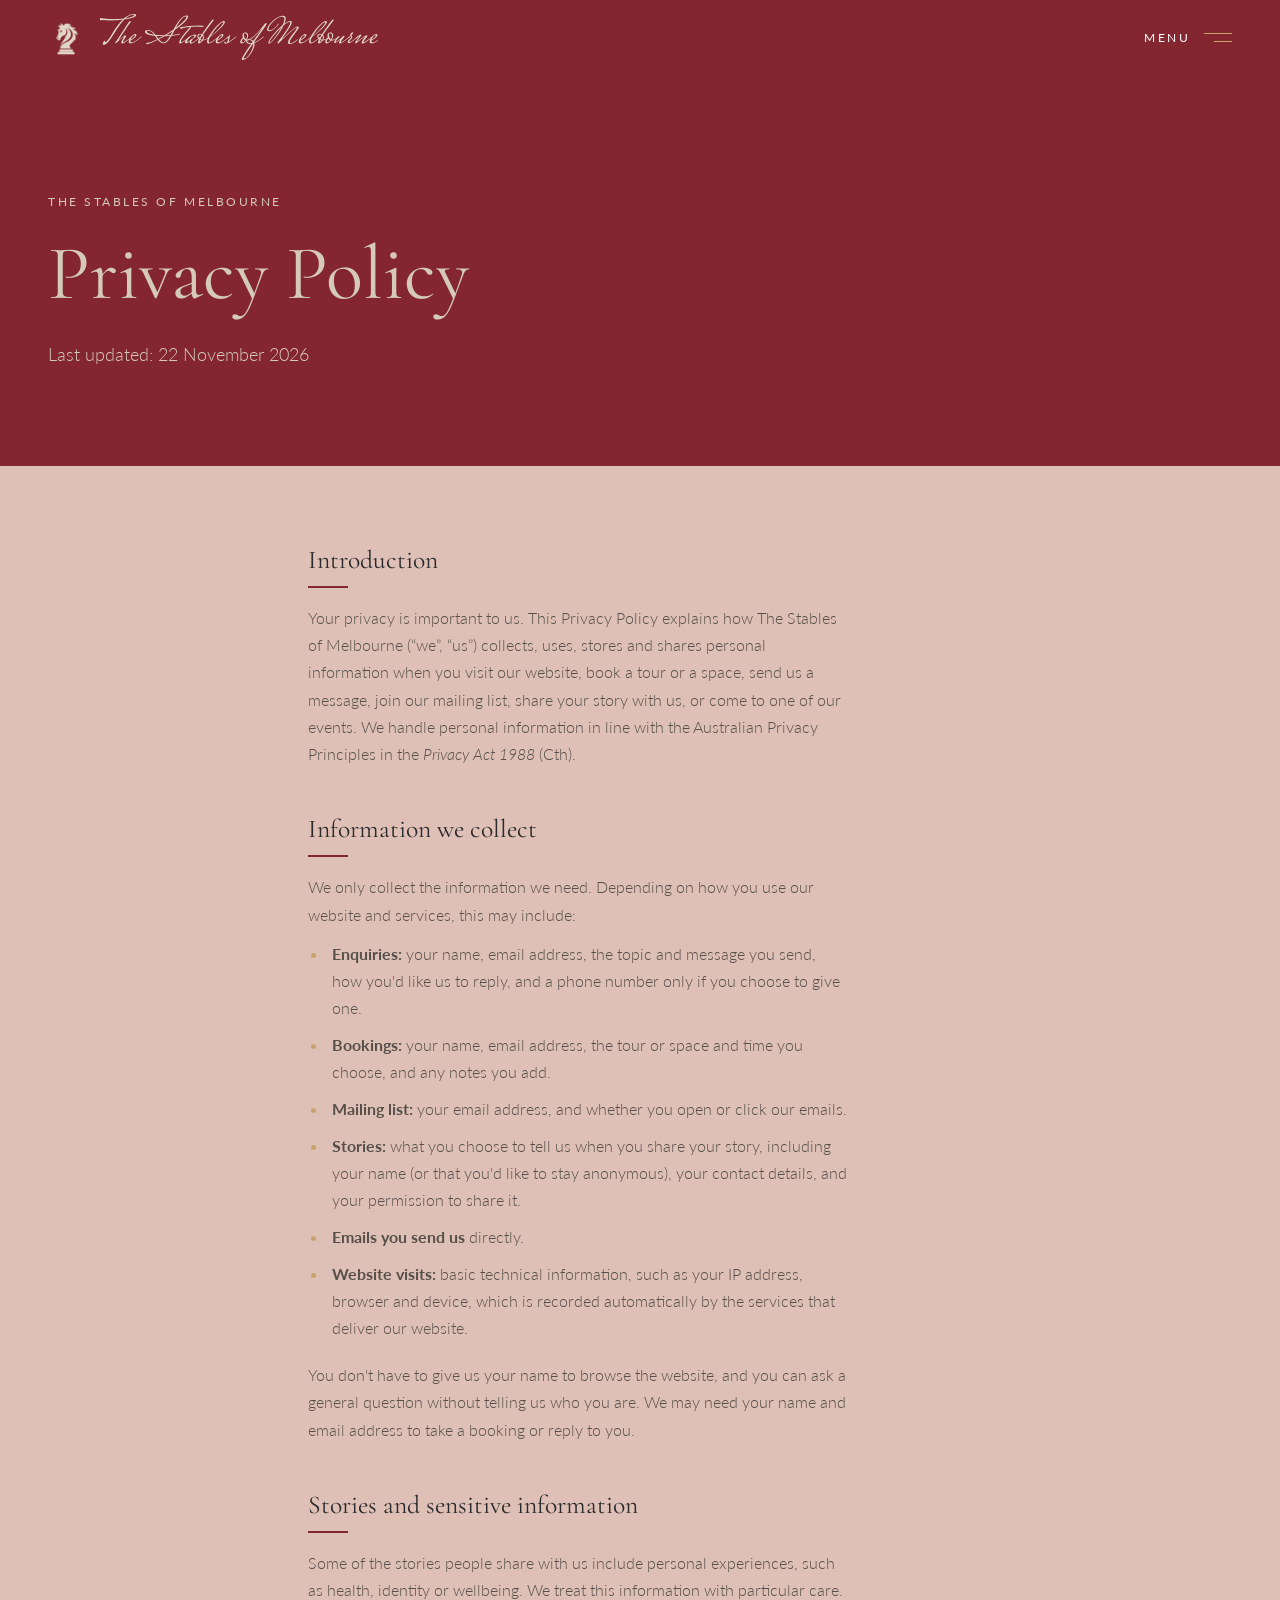
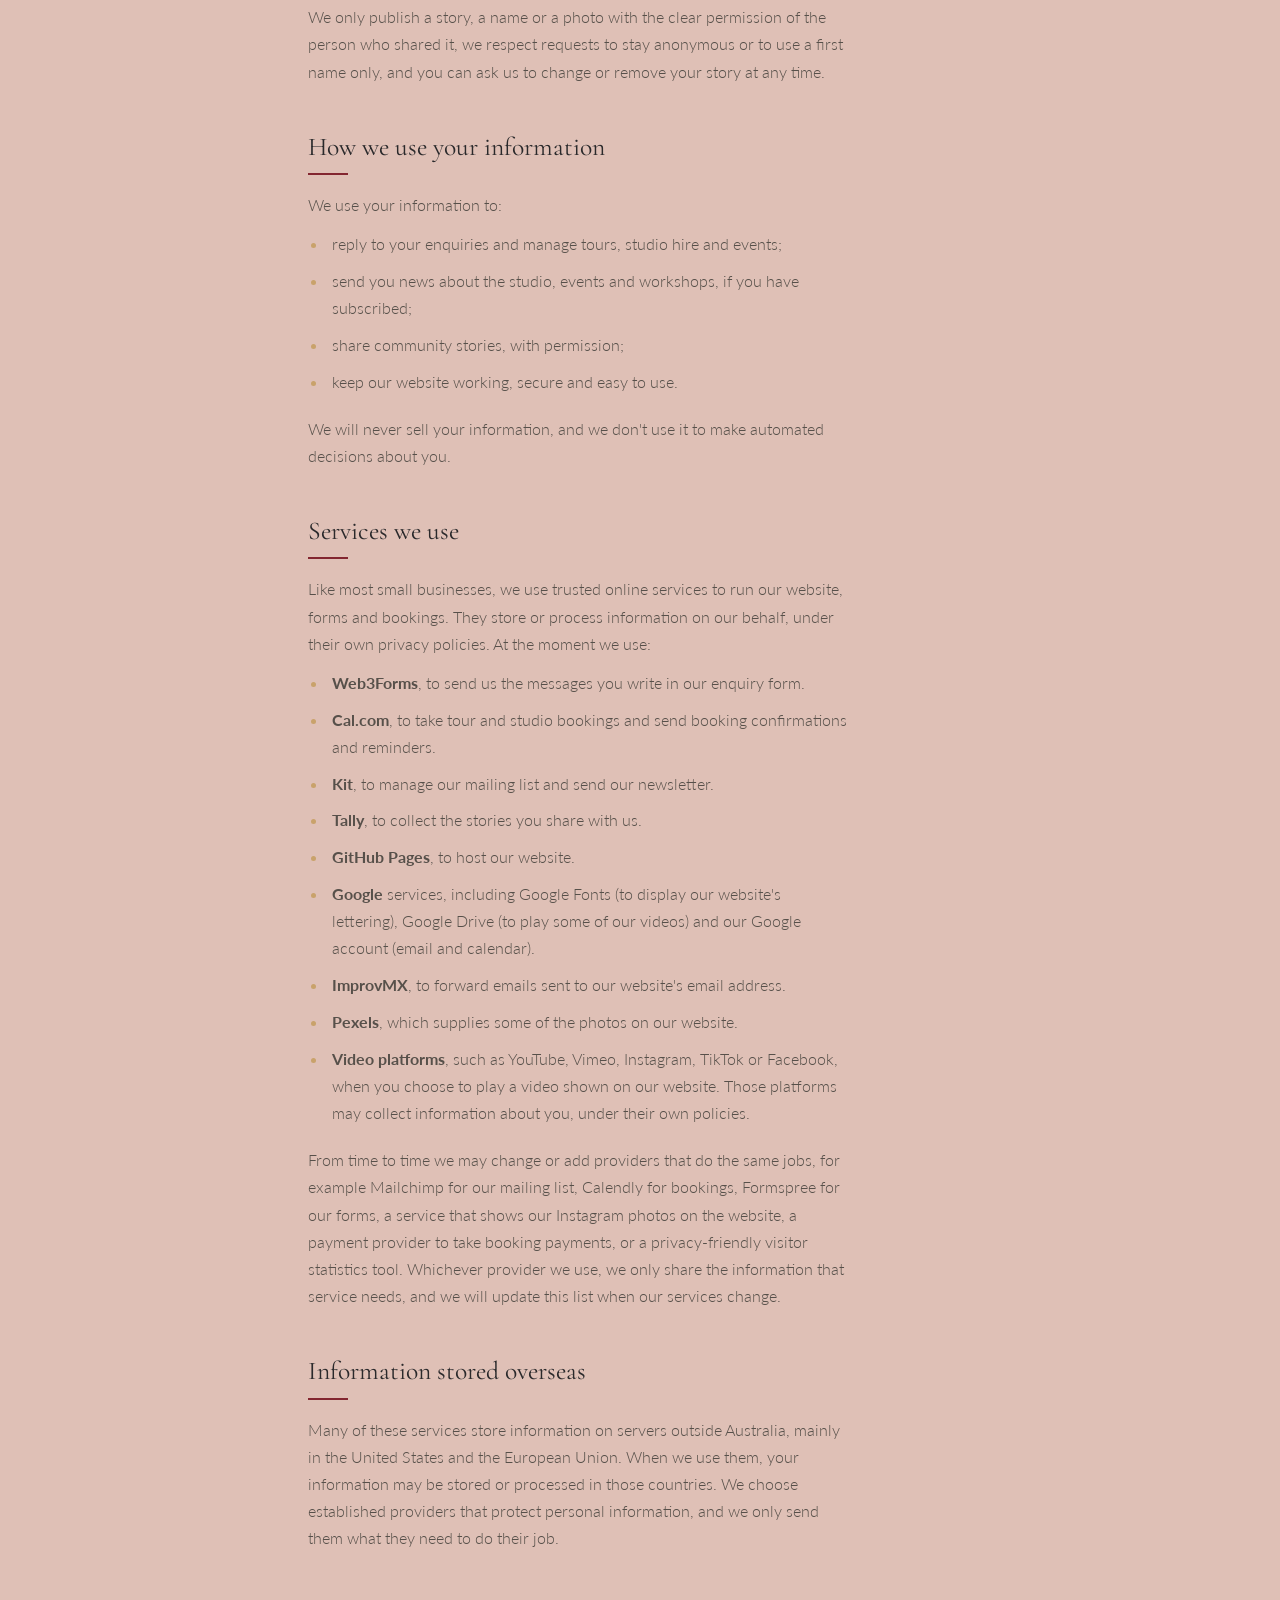
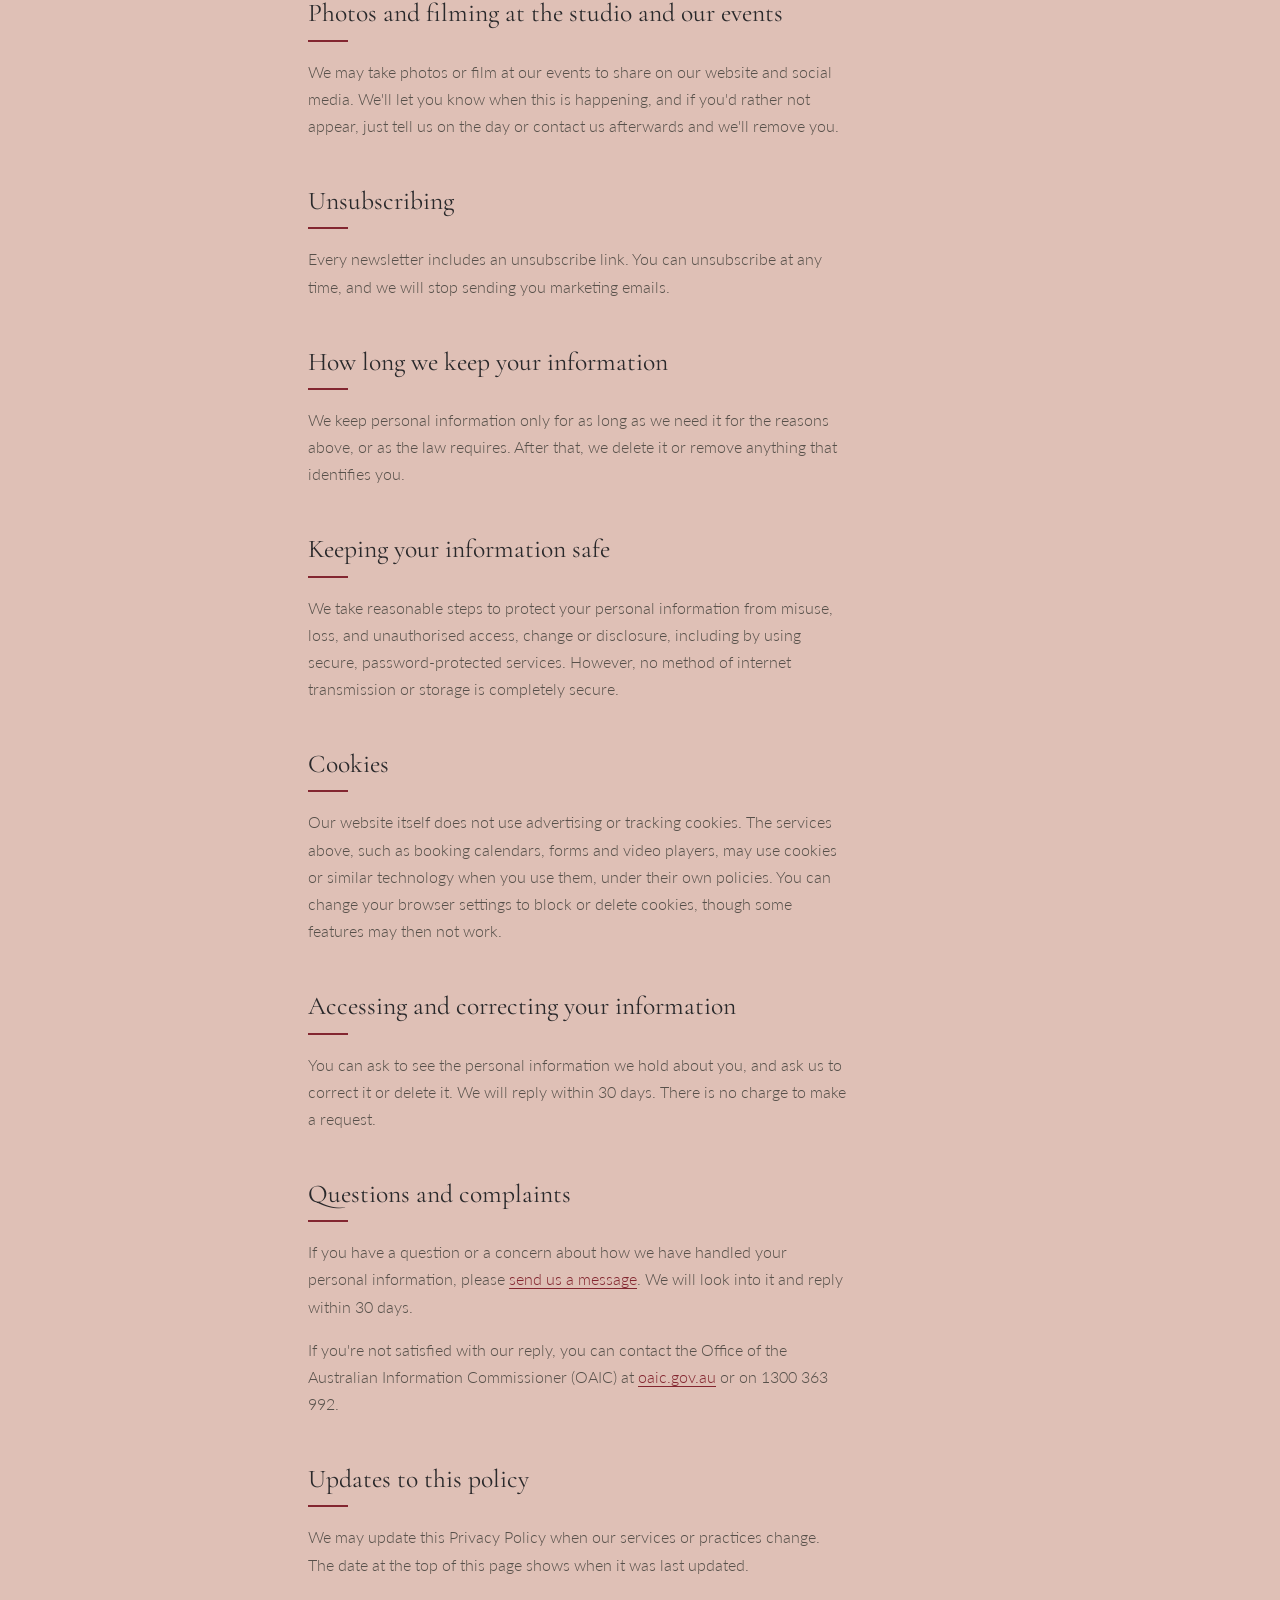
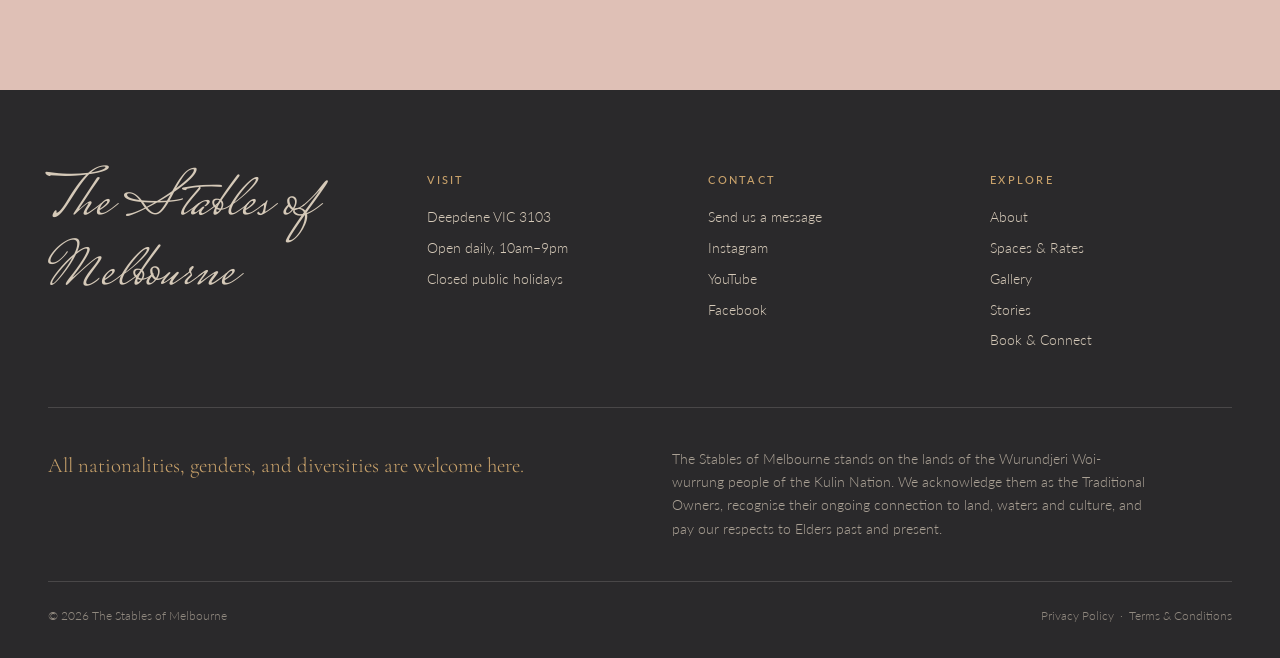
<file: privacy.html>
<!DOCTYPE html>
<html lang="en-AU">

<head>
  <meta charset="UTF-8">
  <meta name="viewport" content="width=device-width, initial-scale=1.0">
  <title>Privacy Policy | The Stables of Melbourne</title>
  <link rel="icon" href="/favicon.ico?v=stables-horse" sizes="16x16 32x32 48x48">
  <link rel="icon" href="/images/icon-192.png?v=stables-horse" type="image/png" sizes="192x192">
  <link rel="apple-touch-icon" href="/images/apple-touch-icon.png?v=stables-horse">
  <meta name="description" content="How The Stables of Melbourne collects, uses and protects your personal information.">

  <link rel="canonical" href="https://www.thestablesofmelbourne.com/privacy">
  <meta property="og:type" content="website">
  <meta property="og:site_name" content="The Stables of Melbourne">
  <meta property="og:locale" content="en_AU">
  <meta property="og:title" content="Privacy Policy | The Stables of Melbourne">
  <meta property="og:description" content="How The Stables of Melbourne collects, uses and protects your personal information.">
  <meta property="og:url" content="https://www.thestablesofmelbourne.com/privacy">
  <meta property="og:image" content="https://www.thestablesofmelbourne.com/images/share.jpg">
  <meta property="og:image:width" content="1200">
  <meta property="og:image:height" content="630">
  <meta name="twitter:card" content="summary_large_image">

  <link rel="preconnect" href="https://fonts.googleapis.com">
  <link rel="preconnect" href="https://fonts.gstatic.com" crossorigin>
  <link href="https://fonts.googleapis.com/css2?family=Cormorant+Garamond:ital,wght@0,400;0,500;1,400&family=Lato:wght@300;400;700&family=Mrs+Saint+Delafield&display=swap" rel="stylesheet">

  <link rel="stylesheet" href="styles.css">
  <link rel="stylesheet" href="community.css">

  <script>document.documentElement.classList.add("js");
</script>
</head>

<body>

  <div class="page-shell">

  <header class="site-header">

    <a href="/" class="brand" aria-label="The Stables of Melbourne, home">
      <span class="brand-seal" aria-hidden="true"><span class="brand-crest"></span></span>
      <span class="brand-name">The Stables of Melbourne</span>
    </a>

    <button class="menu-toggle" type="button" aria-expanded="false" aria-controls="site-menu">
      <span class="menu-toggle-label">Menu</span>
      <span class="menu-toggle-lines" aria-hidden="true"><span></span><span></span></span>
    </button>
  </header>

  <main>

    <section class="page-hero">
      <p class="eyebrow">The Stables of Melbourne</p>
      <h1>Privacy Policy</h1>
      <p class="page-hero-intro">Last updated: 22 November 2026</p>
    </section>

    <article class="policy">
      <h2>Introduction</h2>
      <p>
        Your privacy is important to us. This Privacy Policy explains how The Stables of Melbourne (&ldquo;we&rdquo;, &ldquo;us&rdquo;) collects, uses, stores and shares personal information when you visit our website, book a tour or a space, send us a message, join our mailing list, share your story with us, or come to one of our events. We handle personal information in line with the Australian Privacy Principles in the <em>Privacy Act 1988</em> (Cth).
      </p>

      <h2>Information we collect</h2>
      <p>We only collect the information we need. Depending on how you use our website and services, this may include:</p>
      <ul>
        <li><strong>Enquiries:</strong> your name, email address, the topic and message you send, how you'd like us to reply, and a phone number only if you choose to give one.</li>
        <li><strong>Bookings:</strong> your name, email address, the tour or space and time you choose, and any notes you add.</li>
        <li><strong>Mailing list:</strong> your email address, and whether you open or click our emails.</li>
        <li><strong>Stories:</strong> what you choose to tell us when you share your story, including your name (or that you'd like to stay anonymous), your contact details, and your permission to share it.</li>
        <li><strong>Emails you send us</strong> directly.</li>
        <li><strong>Website visits:</strong> basic technical information, such as your IP address, browser and device, which is recorded automatically by the services that deliver our website.</li>
      </ul>
      <p>
        You don't have to give us your name to browse the website, and you can ask a general question without telling us who you are. We may need your name and email address to take a booking or reply to you.
      </p>

      <h2>Stories and sensitive information</h2>
      <p>
        Some of the stories people share with us include personal experiences, such as health, identity or wellbeing. We treat this information with particular care. We only publish a story, a name or a photo with the clear permission of the person who shared it, we respect requests to stay anonymous or to use a first name only, and you can ask us to change or remove your story at any time.
      </p>

      <h2>How we use your information</h2>
      <p>We use your information to:</p>
      <ul>
        <li>reply to your enquiries and manage tours, studio hire and events;</li>
        <li>send you news about the studio, events and workshops, if you have subscribed;</li>
        <li>share community stories, with permission;</li>
        <li>keep our website working, secure and easy to use.</li>
      </ul>
      <p>We will never sell your information, and we don't use it to make automated decisions about you.</p>

      <h2>Services we use</h2>
      <p>
        Like most small businesses, we use trusted online services to run our website, forms and bookings. They store or process information on our behalf, under their own privacy policies. At the moment we use:
      </p>
      <ul>
        <li><strong>Web3Forms</strong>, to send us the messages you write in our enquiry form.</li>
        <li><strong>Cal.com</strong>, to take tour and studio bookings and send booking confirmations and reminders.</li>
        <li><strong>Kit</strong>, to manage our mailing list and send our newsletter.</li>
        <li><strong>Tally</strong>, to collect the stories you share with us.</li>
        <li><strong>GitHub Pages</strong>, to host our website.</li>
        <li><strong>Google</strong> services, including Google Fonts (to display our website's lettering), Google Drive (to play some of our videos) and our Google account (email and calendar).</li>
        <li><strong>ImprovMX</strong>, to forward emails sent to our website's email address.</li>
        <li><strong>Pexels</strong>, which supplies some of the photos on our website.</li>
        <li>
          <strong>Video platforms</strong>, such as YouTube, Vimeo, Instagram, TikTok or Facebook, when you choose to play a video shown on our website. Those platforms may collect information about you, under their own policies.
        </li>
      </ul>
      <p>
        From time to time we may change or add providers that do the same jobs, for example Mailchimp for our mailing list, Calendly for bookings, Formspree for our forms, a service that shows our Instagram photos on the website, a payment provider to take booking payments, or a privacy-friendly visitor statistics tool. Whichever provider we use, we only share the information that service needs, and we will update this list when our services change.
      </p>

      <h2>Information stored overseas</h2>
      <p>
        Many of these services store information on servers outside Australia, mainly in the United States and the European Union. When we use them, your information may be stored or processed in those countries. We choose established providers that protect personal information, and we only send them what they need to do their job.
      </p>

      <h2>Photos and filming at the studio and our events</h2>
      <p>
        We may take photos or film at our events to share on our website and social media. We'll let you know when this is happening, and if you'd rather not appear, just tell us on the day or contact us afterwards and we'll remove you.
      </p>

      <h2>Unsubscribing</h2>
      <p>
        Every newsletter includes an unsubscribe link. You can unsubscribe at any time, and we will stop sending you marketing emails.
      </p>

      <h2>How long we keep your information</h2>
      <p>
        We keep personal information only for as long as we need it for the reasons above, or as the law requires. After that, we delete it or remove anything that identifies you.
      </p>

      <h2>Keeping your information safe</h2>
      <p>
        We take reasonable steps to protect your personal information from misuse, loss, and unauthorised access, change or disclosure, including by using secure, password-protected services. However, no method of internet transmission or storage is completely secure.
      </p>

      <h2>Cookies</h2>
      <p>
        Our website itself does not use advertising or tracking cookies. The services above, such as booking calendars, forms and video players, may use cookies or similar technology when you use them, under their own policies. You can change your browser settings to block or delete cookies, though some features may then not work.
      </p>

      <h2>Accessing and correcting your information</h2>
      <p>
        You can ask to see the personal information we hold about you, and ask us to correct it or delete it. We will reply within 30 days. There is no charge to make a request.
      </p>

      <h2>Questions and complaints</h2>
      <p>
        If you have a question or a concern about how we have handled your personal information, please <a href="connect?topic=privacy#enquire">send us a message</a>. We will look into it and reply within 30 days.
      </p>
      <p>
        If you're not satisfied with our reply, you can contact the Office of the Australian Information Commissioner (OAIC) at <a href="https://www.oaic.gov.au" target="_blank" rel="noopener">oaic.gov.au</a> or on 1300 363 992.
      </p>

      <h2>Updates to this policy</h2>
      <p>
        We may update this Privacy Policy when our services or practices change. The date at the top of this page shows when it was last updated.
      </p>
    </article>

  </main>

  <footer class="site-footer">
    <div class="footer-top">
      <p class="footer-name">The Stables of Melbourne</p>

      <div class="footer-column">
        <h4>Visit</h4>
        <p>Deepdene VIC 3103</p>
        <p>Open daily, 10am&ndash;9pm</p>
        <p>Closed public holidays</p>
      </div>

      <div class="footer-column">
        <h4>Contact</h4>

        <p><a href="connect#enquire">Send us a message</a></p>
        <p><a href="https://www.instagram.com/the_stables_of_melbourne/" target="_blank" rel="noopener">Instagram</a></p>
        <p><a href="https://www.youtube.com/@YOUR_CHANNEL" target="_blank" rel="noopener">YouTube</a></p>
        <p><a href="https://www.facebook.com/YOUR_PAGE" target="_blank" rel="noopener">Facebook</a></p>
      </div>

      <div class="footer-column">
        <h4>Explore</h4>
        <ul>
          <li><a href="about">About</a></li>
          <li><a href="spaces">Spaces &amp; Rates</a></li>
          <li><a href="gallery">Gallery</a></li>
          <li><a href="stories">Stories</a></li>
          <li><a href="connect">Book &amp; Connect</a></li>
        </ul>
      </div>
    </div>

    <div class="footer-welcome">
      <p class="footer-welcome-line">All nationalities, genders, and diversities are welcome here.</p>
      <p class="footer-acknowledgement">
        The Stables of Melbourne stands on the lands of the Wurundjeri Woi-wurrung people
        of the Kulin Nation. We acknowledge them as the Traditional Owners, recognise their
        ongoing connection to land, waters and culture, and pay our respects to Elders past
        and present.
      </p>
    </div>

    <div class="footer-bottom">
      <p>&copy; 2026 The Stables of Melbourne</p>
      <p><a href="privacy">Privacy Policy</a> &nbsp;&middot;&nbsp; <a href="terms">Terms &amp; Conditions</a></p>
    </div>
  </footer>
  </div>

  <aside class="site-menu" id="site-menu" aria-label="Site menu" inert>
    <div class="site-menu-top">
      <p class="site-menu-label">Menu</p>
      <button class="menu-close" type="button" aria-label="Close menu">Close <span aria-hidden="true">&times;</span></button>
    </div>

    <nav class="site-menu-nav" aria-label="Main">
      <ol>
        <li><a href="/"><span class="menu-num">01</span>Home</a></li>
        <li><a href="about"><span class="menu-num">02</span>About</a></li>
        <li><a href="spaces"><span class="menu-num">03</span>Spaces &amp; Rates</a></li>
        <li><a href="events"><span class="menu-num">04</span>What&rsquo;s On</a></li>
        <li><a href="gallery"><span class="menu-num">05</span>Gallery</a></li>
        <li><a href="stories"><span class="menu-num">06</span>Stories</a></li>

        <li class="menu-touch">
          <button class="menu-touch-toggle" type="button" aria-expanded="false" aria-controls="menu-touch-list"><span class="menu-num">07</span>Get in touch<span class="menu-touch-arrow" aria-hidden="true"></span></button>
          <div class="menu-touch-panel">
            <ul class="menu-touch-list" id="menu-touch-list">
              <li><a href="connect#tour">Book a tour</a></li>
              <li><a href="connect#space">Hire a space</a></li>
              <li><a href="connect#enquire">Send a message</a></li>
              <li><a href="connect#subscribe">Join the mailing list</a></li>
            </ul>
          </div>
        </li>
      </ol>
    </nav>

    <div class="site-menu-extra">
      <div>
        <p class="site-menu-label">Visit</p>
        <p>Deepdene VIC 3103</p>
        <p>Open daily, 10am&ndash;9pm</p>
        <p><a href="https://www.instagram.com/the_stables_of_melbourne/" target="_blank" rel="noopener">Instagram</a></p>
      </div>
    </div>
  </aside>

  <script src="content.js" data-then="script.js community.js">
</script>

</body>
</html>
</file>
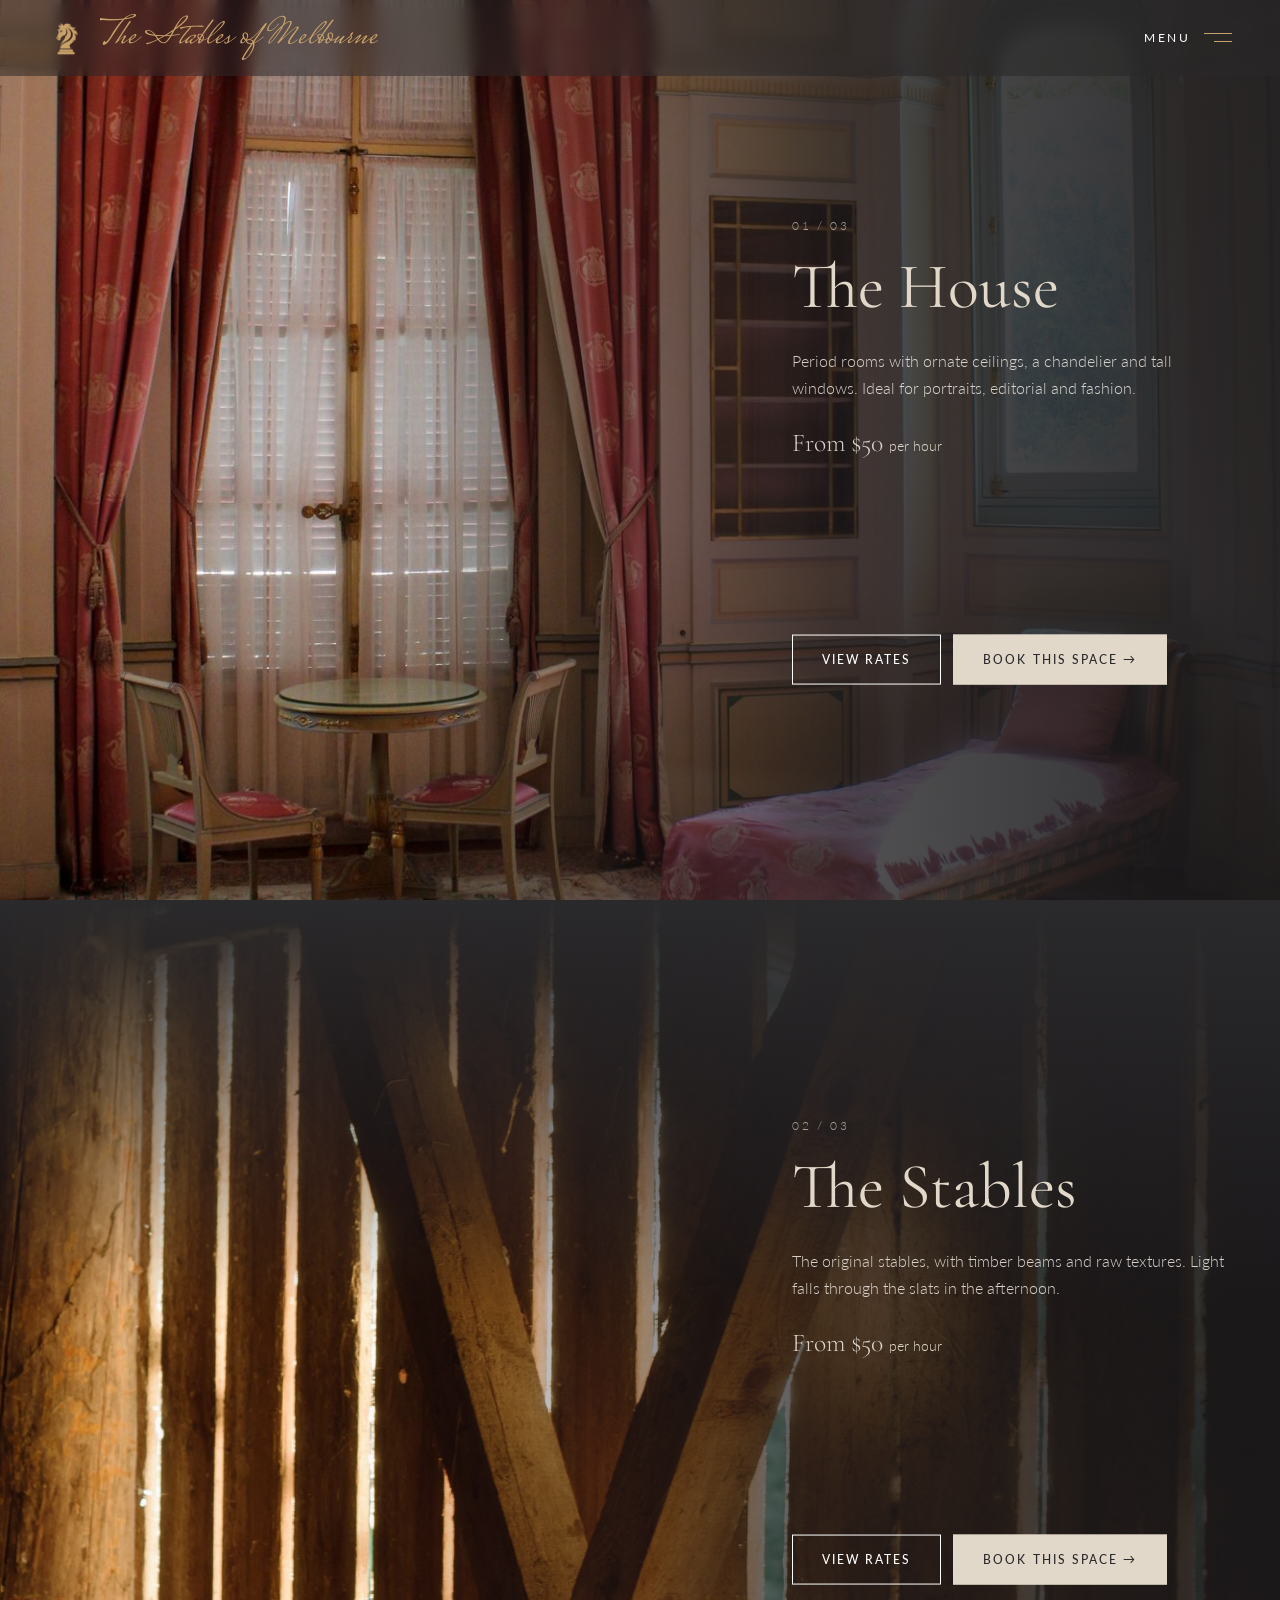
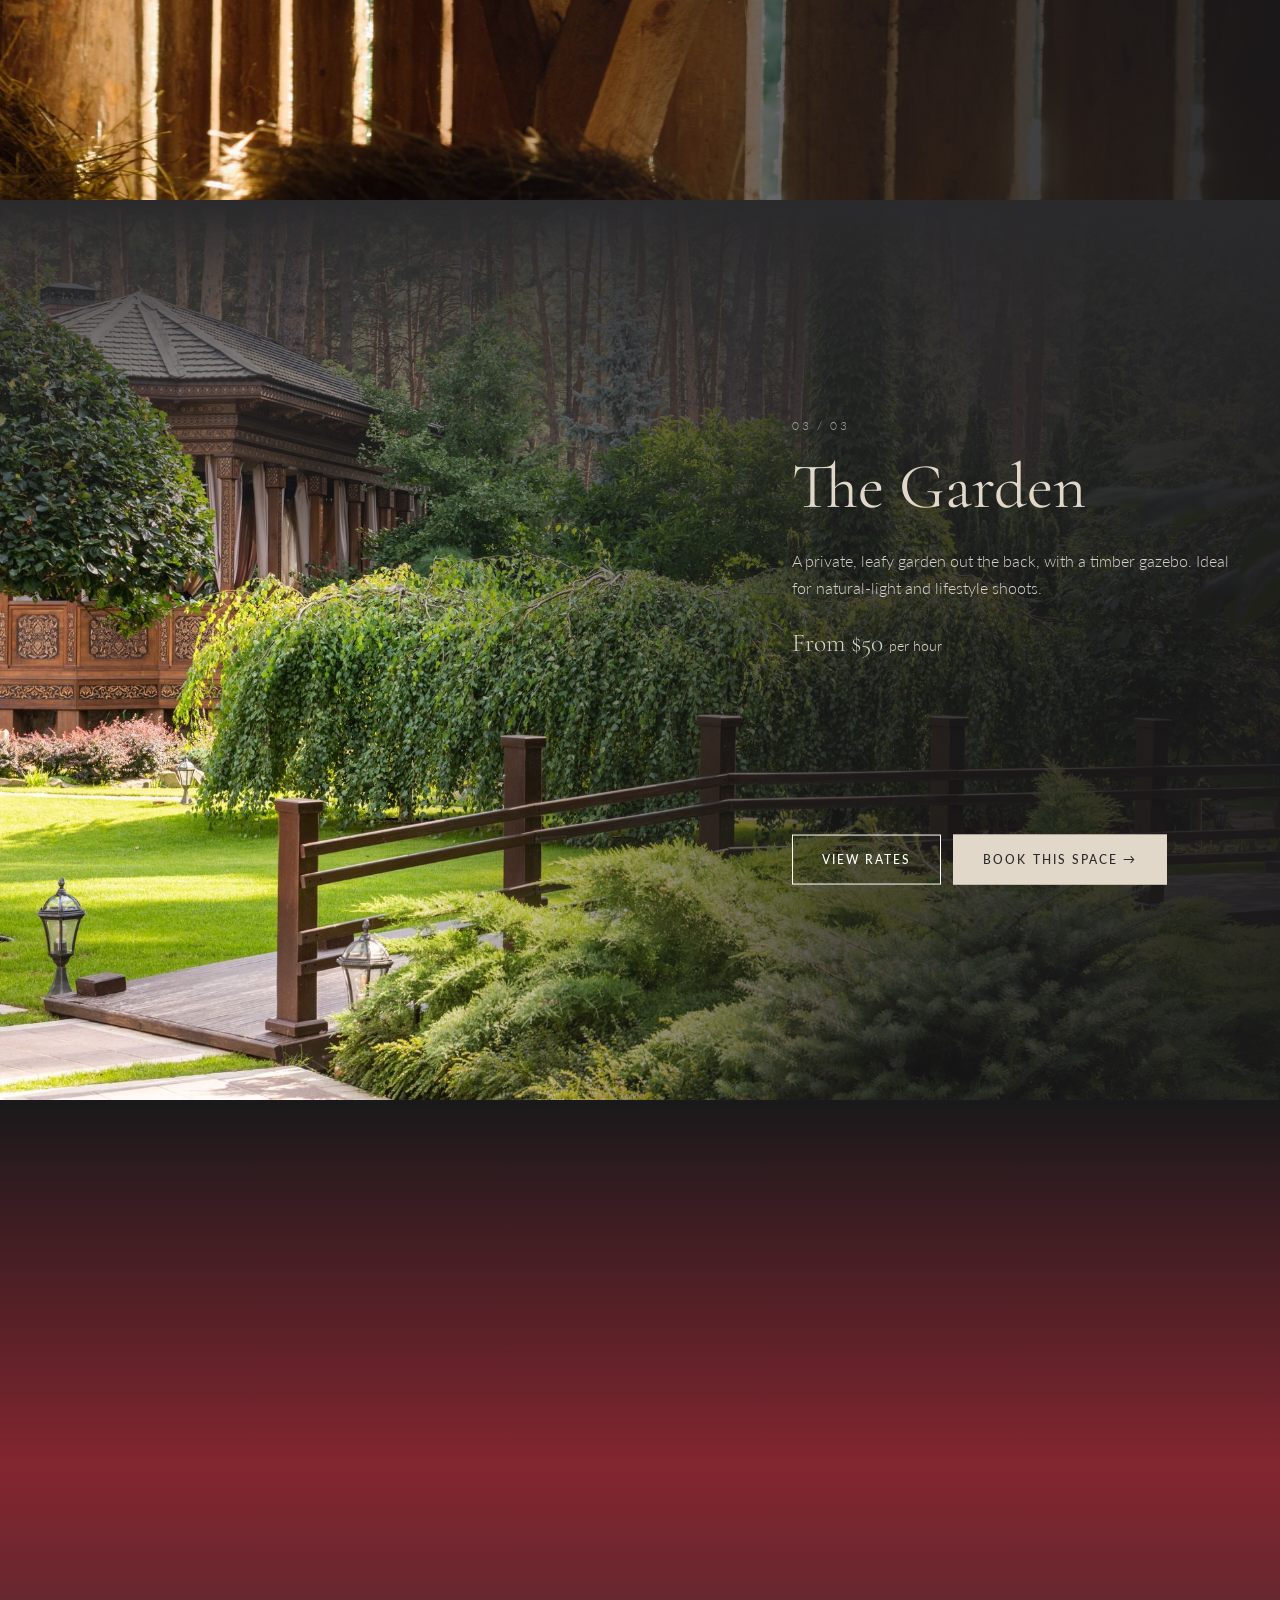
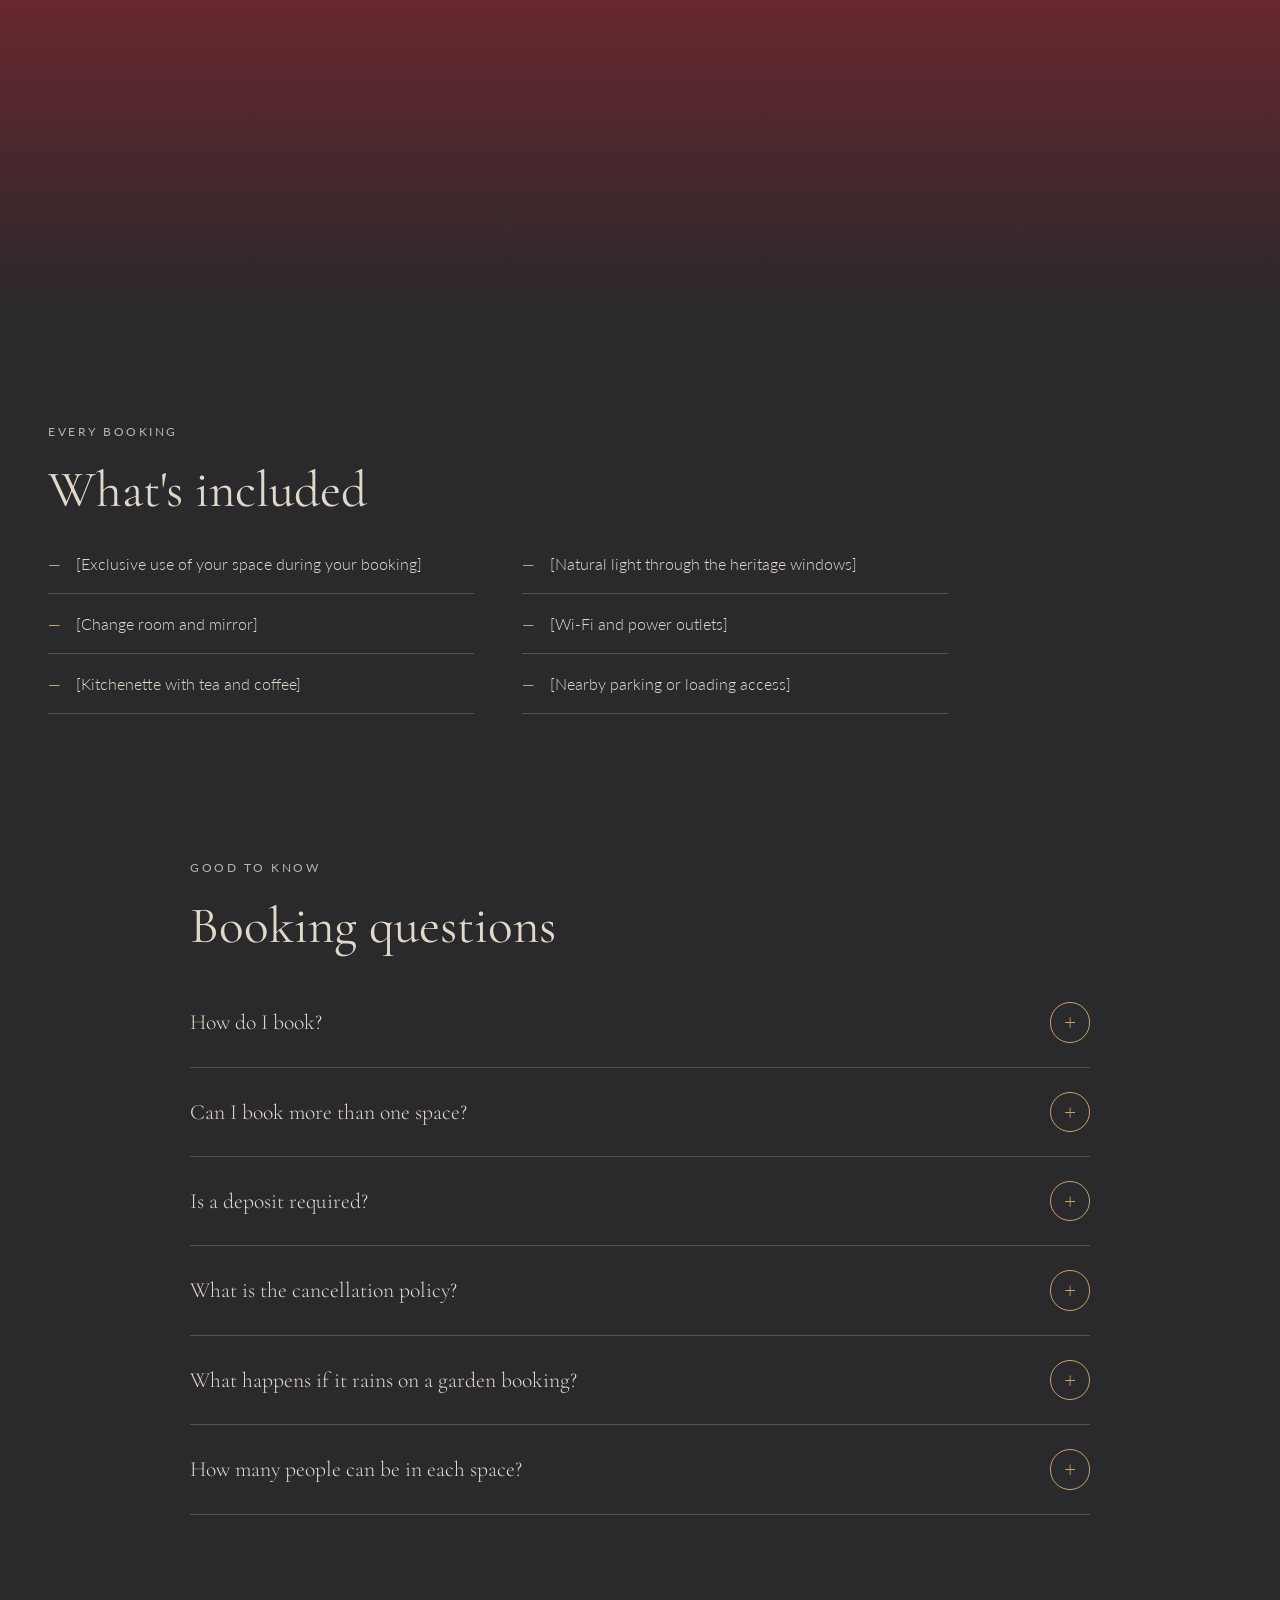
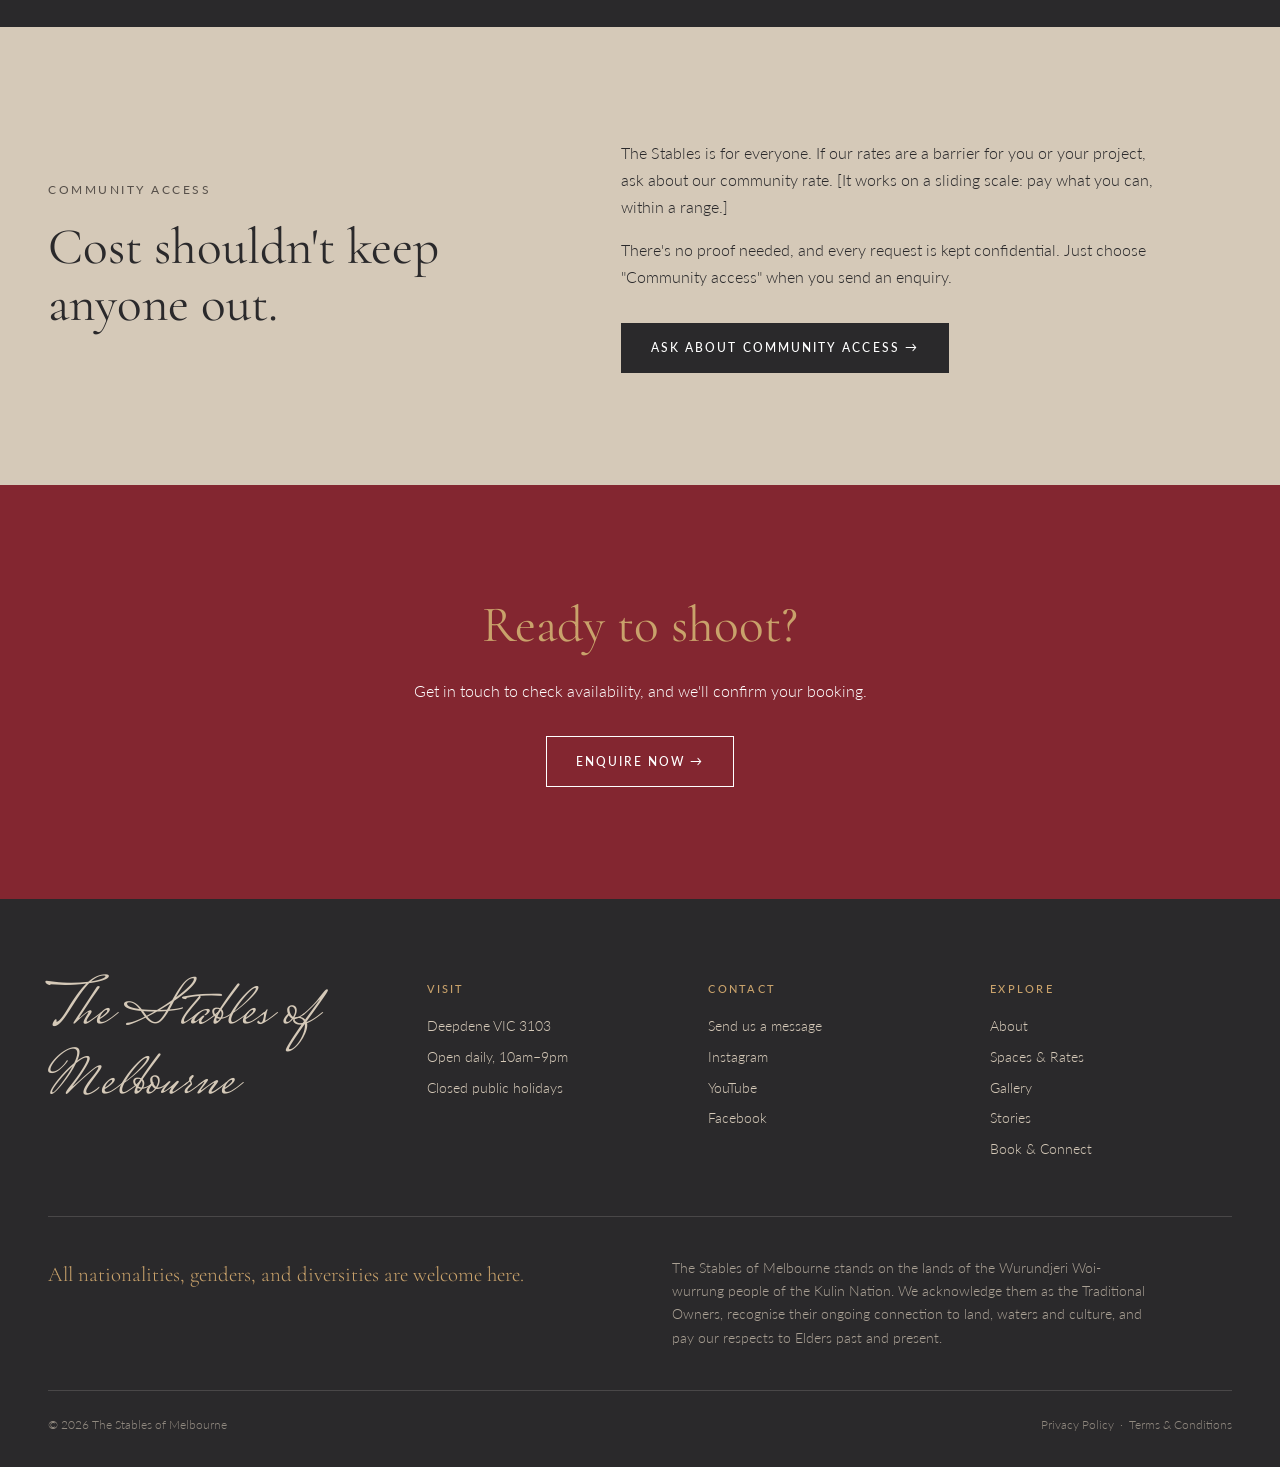
<file: spaces.html>
<!DOCTYPE html>
<html lang="en-AU">

<head>
  <meta charset="UTF-8">
  <meta name="viewport" content="width=device-width, initial-scale=1.0">
  <title>Spaces &amp; Rates | The Stables of Melbourne</title>
  <link rel="icon" href="/favicon.ico?v=stables-horse" sizes="16x16 32x32 48x48">
  <link rel="icon" href="/images/icon-192.png?v=stables-horse" type="image/png" sizes="192x192">
  <link rel="apple-touch-icon" href="/images/apple-touch-icon.png?v=stables-horse">
  <meta name="description" content="Hire the House, the Stables or the Garden at The Stables of Melbourne, by the hour, half day or full day.">

  <link rel="canonical" href="https://www.thestablesofmelbourne.com/spaces">
  <meta property="og:type" content="website">
  <meta property="og:site_name" content="The Stables of Melbourne">
  <meta property="og:locale" content="en_AU">
  <meta property="og:title" content="Spaces &amp; Rates | The Stables of Melbourne">
  <meta property="og:description" content="Hire the House, the Stables or the Garden at The Stables of Melbourne, by the hour, half day or full day.">
  <meta property="og:url" content="https://www.thestablesofmelbourne.com/spaces">
  <meta property="og:image" content="https://www.thestablesofmelbourne.com/images/share.jpg">
  <meta property="og:image:width" content="1200">
  <meta property="og:image:height" content="630">
  <meta name="twitter:card" content="summary_large_image">

  <link rel="preconnect" href="https://fonts.googleapis.com">
  <link rel="preconnect" href="https://fonts.gstatic.com" crossorigin>
  <link href="https://fonts.googleapis.com/css2?family=Cormorant+Garamond:ital,wght@0,400;0,500;1,400&family=Lato:wght@300;400;700&family=Mrs+Saint+Delafield&display=swap" rel="stylesheet">

  <link rel="stylesheet" href="styles.css">
  <link rel="stylesheet" href="community.css">

  <script>document.documentElement.classList.add("js");
</script>
</head>

<body class="spaces-page">

  <div class="page-shell">

  <header class="site-header">

    <a href="/" class="brand" aria-label="The Stables of Melbourne, home">
      <span class="brand-seal" aria-hidden="true"><span class="brand-crest"></span></span>
      <span class="brand-name">The Stables of Melbourne</span>
    </a>

    <button class="menu-toggle" type="button" aria-expanded="false" aria-controls="site-menu">
      <span class="menu-toggle-label">Menu</span>
      <span class="menu-toggle-lines" aria-hidden="true"><span></span><span></span></span>
    </button>
  </header>

  <main>
    <h1 class="visually-hidden">Spaces &amp; Rates</h1>

    <section class="space-screen stack" id="house" aria-label="The House">
      <img class="space-screen-image" src="https://images.pexels.com/photos/38924068/pexels-photo-38924068.jpeg?auto=compress&cs=tinysrgb&w=1920" alt="Placeholder: Victorian-style room with a chandelier">

      <div class="space-info">
        <span class="space-count">01 / 03</span>
        <h2>The House</h2>

        <div class="space-stage">
          <div class="space-overview">
            <p>Period rooms with ornate ceilings, a chandelier and tall windows. Ideal for portraits, editorial and fashion.</p>
            <p class="from-price">From $50 <span>per hour</span></p>
          </div>

          <div class="space-rates" id="house-rates">
            <h3>Rates</h3>
            <ul class="rate-list">
              <li><span class="rate-name">Hourly</span><span class="rate-price">$50</span></li>
              <li><span class="rate-name">Half day (4 hrs)</span><span class="rate-price">$200</span></li>
              <li><span class="rate-name">Full day (8 hrs)</span><span class="rate-price">$350</span></li>
            </ul>
            <p class="rate-note">[Confirm rates for this space.]</p>
          </div>
        </div>

        <div class="space-buttons">
          <button class="button button-light rates-toggle" type="button" aria-expanded="false" aria-controls="house-rates">View rates</button>
          <a href="connect#space-house" class="button button-cream">Book this space &rarr;</a>
        </div>
      </div>
    </section>

    <section class="space-screen stack" id="stables" aria-label="The Stables">
      <img class="space-screen-image" src="https://images.pexels.com/photos/38239967/pexels-photo-38239967.jpeg?auto=compress&cs=tinysrgb&w=1920" alt="Placeholder: rustic barn interior with sunlit timber">

      <div class="space-info">
        <span class="space-count">02 / 03</span>
        <h2>The Stables</h2>

        <div class="space-stage">
          <div class="space-overview">
            <p>The original stables, with timber beams and raw textures. Light falls through the slats in the afternoon.</p>
            <p class="from-price">From $50 <span>per hour</span></p>
          </div>

          <div class="space-rates" id="stables-rates">
            <h3>Rates</h3>
            <ul class="rate-list">
              <li><span class="rate-name">Hourly</span><span class="rate-price">$50</span></li>
              <li><span class="rate-name">Half day (4 hrs)</span><span class="rate-price">$200</span></li>
              <li><span class="rate-name">Full day (8 hrs)</span><span class="rate-price">$350</span></li>
            </ul>
            <p class="rate-note">[Confirm rates for this space.]</p>
          </div>
        </div>

        <div class="space-buttons">
          <button class="button button-light rates-toggle" type="button" aria-expanded="false" aria-controls="stables-rates">View rates</button>
          <a href="connect#space-stables" class="button button-cream">Book this space &rarr;</a>
        </div>
      </div>
    </section>

    <section class="space-screen stack" id="garden" aria-label="The Garden">
      <img class="space-screen-image" src="https://images.pexels.com/photos/7174111/pexels-photo-7174111.jpeg?auto=compress&cs=tinysrgb&w=1920" alt="Placeholder: green garden with a path and gazebo">

      <div class="space-info">
        <span class="space-count">03 / 03</span>
        <h2>The Garden</h2>

        <div class="space-stage">
          <div class="space-overview">
            <p>A private, leafy garden out the back, with a timber gazebo. Ideal for natural-light and lifestyle shoots.</p>
            <p class="from-price">From $50 <span>per hour</span></p>
          </div>

          <div class="space-rates" id="garden-rates">
            <h3>Rates</h3>
            <ul class="rate-list">
              <li><span class="rate-name">Hourly</span><span class="rate-price">$50</span></li>
              <li><span class="rate-name">Half day (4 hrs)</span><span class="rate-price">$200</span></li>
              <li><span class="rate-name">Full day (8 hrs)</span><span class="rate-price">$350</span></li>
            </ul>
            <p class="rate-note">[Confirm rates for this space.]</p>
          </div>
        </div>

        <div class="space-buttons">
          <button class="button button-light rates-toggle" type="button" aria-expanded="false" aria-controls="garden-rates">View rates</button>
          <a href="connect#space-garden" class="button button-cream">Book this space &rarr;</a>
        </div>
      </div>
    </section>

    <div class="fade-gap" style="--gap-height: 90vh; background: linear-gradient(to bottom, transparent 0%, var(--color-rust, #832630) 45%, var(--color-ink) 100%)" aria-hidden="true"></div>

    <section id="included" class="included">
      <p class="eyebrow eyebrow-dark reveal">Every booking</p>
      <h2 class="reveal">What's included</h2>

      <ul class="included-list reveal">
        <li>[Exclusive use of your space during your booking]</li>
        <li>[Natural light through the heritage windows]</li>
        <li>[Change room and mirror]</li>
        <li>[Wi-Fi and power outlets]</li>
        <li>[Kitchenette with tea and coffee]</li>
        <li>[Nearby parking or loading access]</li>
      </ul>
    </section>

    <section class="faq reveal">
      <p class="eyebrow eyebrow-dark">Good to know</p>
      <h2>Booking questions</h2>

      <details>
        <summary>How do I book?</summary>
        <p>[Explain the booking process: enquiry, confirmation, payment.]</p>
      </details>

      <details>
        <summary>Can I book more than one space?</summary>
        <p>[Whether spaces can be combined, and how that's priced.]</p>
      </details>

      <details>
        <summary>Is a deposit required?</summary>
        <p>[Deposit amount and when it's due.]</p>
      </details>

      <details>
        <summary>What is the cancellation policy?</summary>
        <p>[How much notice is needed, and what happens to the deposit.]</p>
      </details>

      <details>
        <summary>What happens if it rains on a garden booking?</summary>
        <p>[Wet-weather options for the Garden.]</p>
      </details>

      <details>
        <summary>How many people can be in each space?</summary>
        <p>[Maximum numbers, including crew and models.]</p>
      </details>
    </section>

    <section class="community-access">
      <div class="reveal">
        <p class="eyebrow eyebrow-dark">Community access</p>
        <h2>Cost shouldn't keep anyone out.</h2>
      </div>

      <div class="community-access-text reveal" style="--delay: 0.15s">
        <p>
          The Stables is for everyone. If our rates are a barrier for you or your
          project, ask about our community rate. [It works on a sliding scale: pay
          what you can, within a range.]
        </p>
        <p>
          There's no proof needed, and every request is kept confidential.
          Just choose "Community access" when you send an enquiry.
        </p>
        <a href="connect#enquire" class="button button-dark">Ask about community access &rarr;</a>
      </div>
    </section>

    <section class="page-cta">
      <h2 class="reveal">Ready to shoot?</h2>
      <p class="reveal">Get in touch to check availability, and we'll confirm your booking.</p>
      <a href="connect#enquire" class="button button-light reveal">Enquire now &rarr;</a>
    </section>

  </main>

  <footer class="site-footer">
    <div class="footer-top">
      <p class="footer-name">The Stables of Melbourne</p>

      <div class="footer-column">
        <h4>Visit</h4>
        <p>Deepdene VIC 3103</p>
        <p>Open daily, 10am&ndash;9pm</p>
        <p>Closed public holidays</p>
      </div>

      <div class="footer-column">
        <h4>Contact</h4>

        <p><a href="connect#enquire">Send us a message</a></p>
        <p><a href="https://www.instagram.com/the_stables_of_melbourne/" target="_blank" rel="noopener">Instagram</a></p>
        <p><a href="https://www.youtube.com/@YOUR_CHANNEL" target="_blank" rel="noopener">YouTube</a></p>
        <p><a href="https://www.facebook.com/YOUR_PAGE" target="_blank" rel="noopener">Facebook</a></p>
      </div>

      <div class="footer-column">
        <h4>Explore</h4>
        <ul>
          <li><a href="about">About</a></li>
          <li><a href="spaces">Spaces &amp; Rates</a></li>
          <li><a href="gallery">Gallery</a></li>
          <li><a href="stories">Stories</a></li>
          <li><a href="connect">Book &amp; Connect</a></li>
        </ul>
      </div>
    </div>

    <div class="footer-welcome">
      <p class="footer-welcome-line">All nationalities, genders, and diversities are welcome here.</p>
      <p class="footer-acknowledgement">
        The Stables of Melbourne stands on the lands of the Wurundjeri Woi-wurrung people
        of the Kulin Nation. We acknowledge them as the Traditional Owners, recognise their
        ongoing connection to land, waters and culture, and pay our respects to Elders past
        and present.
      </p>
    </div>

    <div class="footer-bottom">
      <p>&copy; 2026 The Stables of Melbourne</p>
      <p><a href="privacy">Privacy Policy</a> &nbsp;&middot;&nbsp; <a href="terms">Terms &amp; Conditions</a></p>
    </div>
  </footer>
  </div>

  <aside class="site-menu" id="site-menu" aria-label="Site menu" inert>
    <div class="site-menu-top">
      <p class="site-menu-label">Menu</p>
      <button class="menu-close" type="button" aria-label="Close menu">Close <span aria-hidden="true">&times;</span></button>
    </div>

    <nav class="site-menu-nav" aria-label="Main">
      <ol>
        <li><a href="/"><span class="menu-num">01</span>Home</a></li>
        <li><a href="about"><span class="menu-num">02</span>About</a></li>
        <li><a href="spaces" aria-current="page"><span class="menu-num">03</span>Spaces &amp; Rates</a></li>
        <li><a href="events"><span class="menu-num">04</span>What&rsquo;s On</a></li>
        <li><a href="gallery"><span class="menu-num">05</span>Gallery</a></li>
        <li><a href="stories"><span class="menu-num">06</span>Stories</a></li>

        <li class="menu-touch">
          <button class="menu-touch-toggle" type="button" aria-expanded="false" aria-controls="menu-touch-list"><span class="menu-num">07</span>Get in touch<span class="menu-touch-arrow" aria-hidden="true"></span></button>
          <div class="menu-touch-panel">
            <ul class="menu-touch-list" id="menu-touch-list">
              <li><a href="connect#tour">Book a tour</a></li>
              <li><a href="connect#space">Hire a space</a></li>
              <li><a href="connect#enquire">Send a message</a></li>
              <li><a href="connect#subscribe">Join the mailing list</a></li>
            </ul>
          </div>
        </li>
      </ol>
    </nav>

    <div class="site-menu-extra">
      <div>
        <p class="site-menu-label">Visit</p>
        <p>Deepdene VIC 3103</p>
        <p>Open daily, 10am&ndash;9pm</p>
        <p><a href="https://www.instagram.com/the_stables_of_melbourne/" target="_blank" rel="noopener">Instagram</a></p>
      </div>
    </div>
  </aside>

  <script src="content.js" data-then="script.js community.js">
</script>

</body>
</html>
</file>
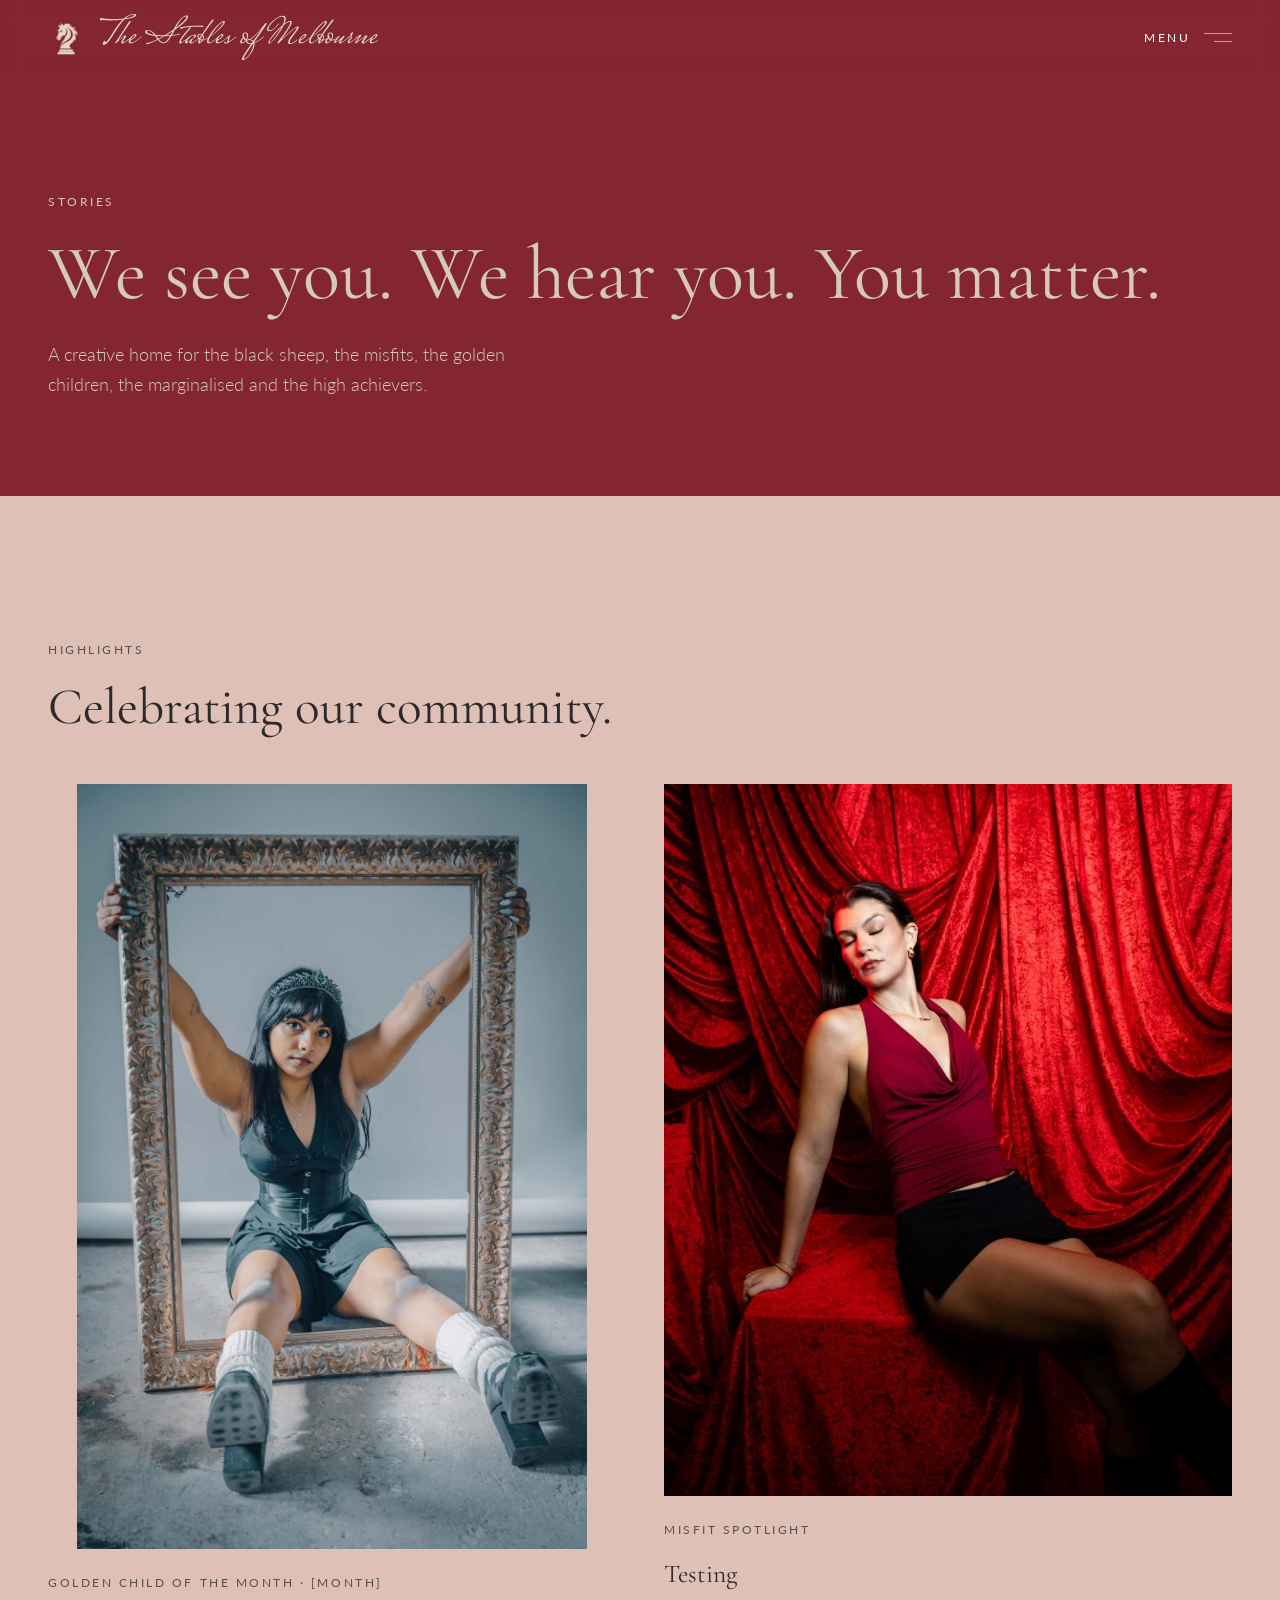
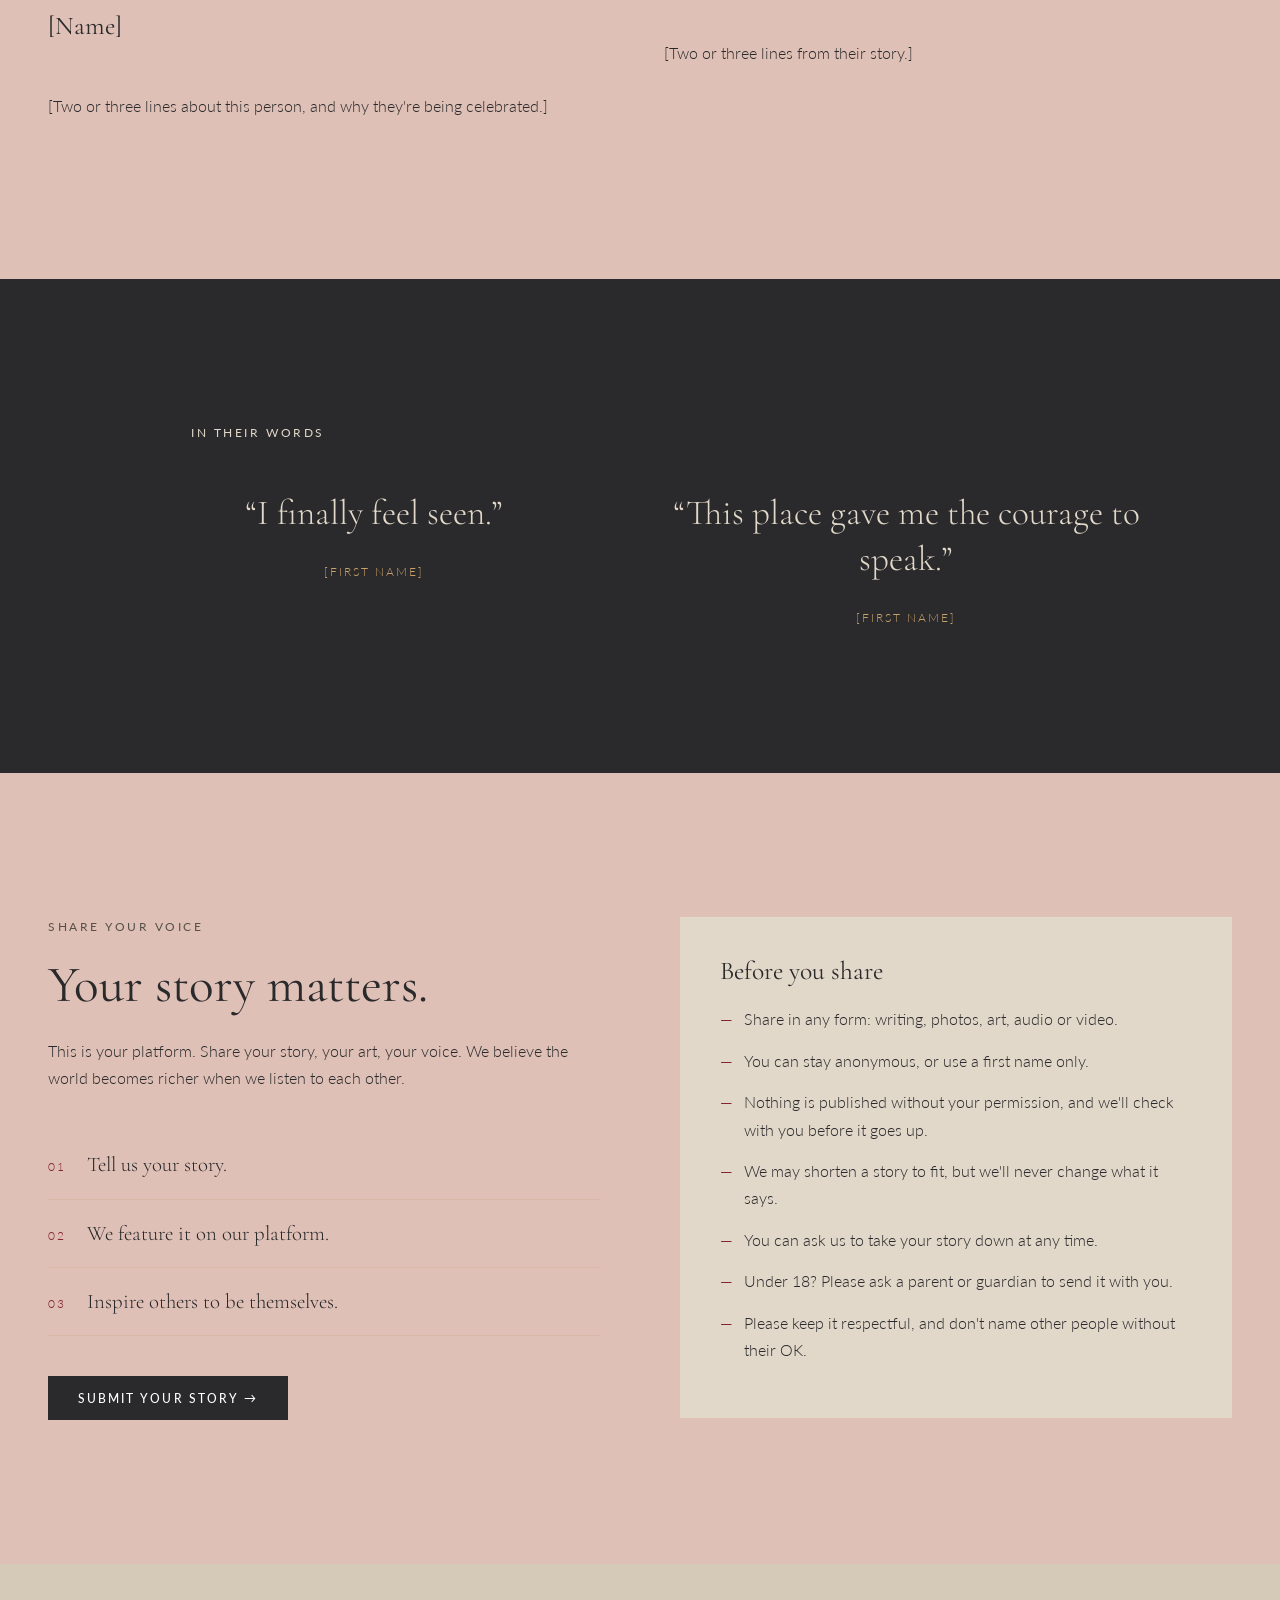
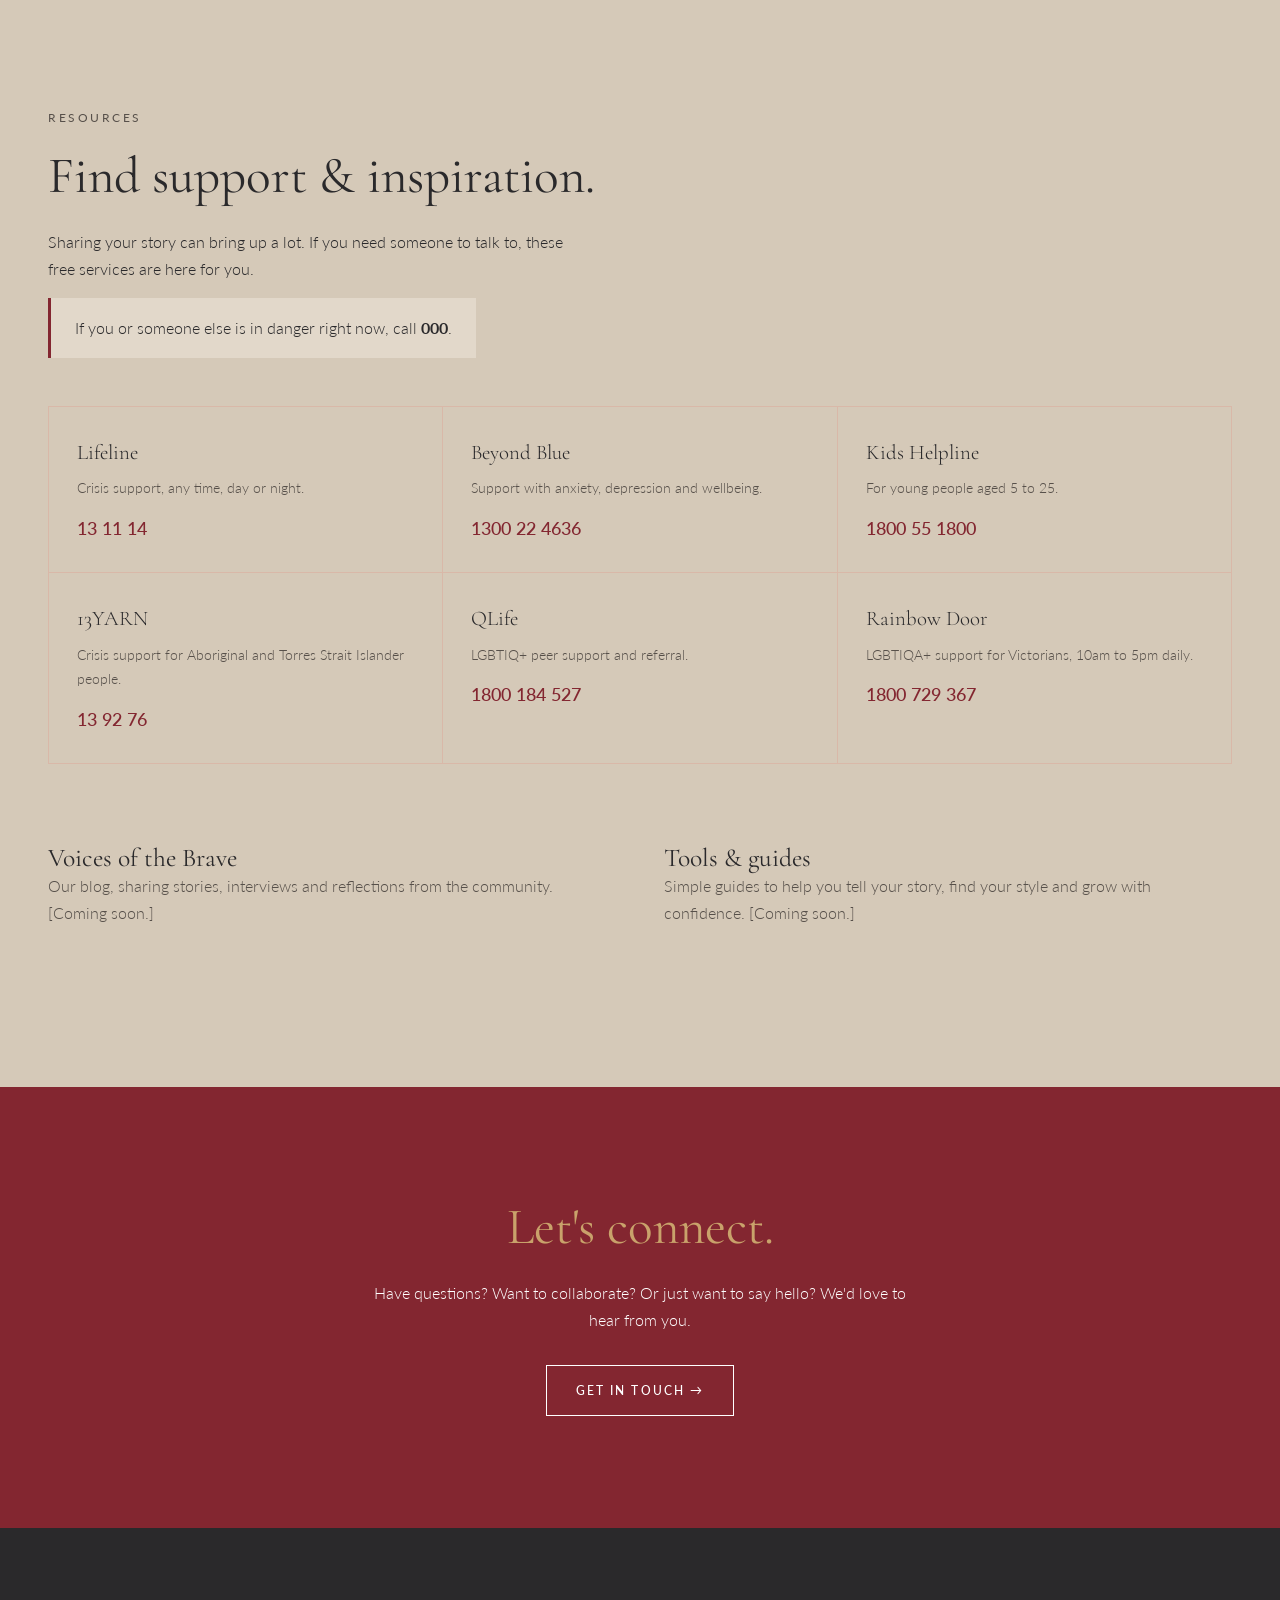
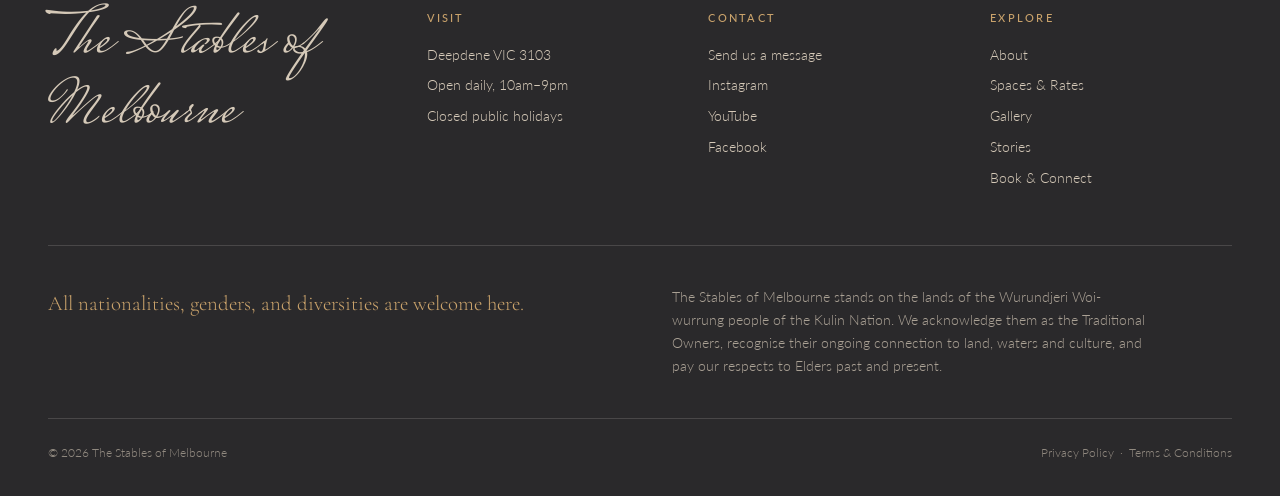
<file: stories.html>
<!DOCTYPE html>
<html lang="en">

<head>
  <meta charset="UTF-8">
  <meta name="viewport" content="width=device-width, initial-scale=1.0">
  <title>Stories | The Stables of Melbourne</title>
  <link rel="icon" href="/favicon.ico?v=stables-horse" sizes="16x16 32x32 48x48">
  <link rel="icon" href="/images/icon-192.png?v=stables-horse" type="image/png" sizes="192x192">
  <link rel="apple-touch-icon" href="/images/apple-touch-icon.png?v=stables-horse">
  <meta name="description" content="Celebrating the voices of The Stables community, and inviting you to share yours.">

  <link rel="canonical" href="https://www.thestablesofmelbourne.com/stories">
  <meta property="og:type" content="website">
  <meta property="og:site_name" content="The Stables of Melbourne">
  <meta property="og:locale" content="en_AU">
  <meta property="og:title" content="Stories | The Stables of Melbourne">
  <meta property="og:description" content="Celebrating the voices of The Stables community, and inviting you to share yours.">
  <meta property="og:url" content="https://www.thestablesofmelbourne.com/stories">
  <meta property="og:image" content="https://www.thestablesofmelbourne.com/images/share.jpg">
  <meta property="og:image:width" content="1200">
  <meta property="og:image:height" content="630">
  <meta name="twitter:card" content="summary_large_image">

  <link rel="preconnect" href="https://fonts.googleapis.com">
  <link rel="preconnect" href="https://fonts.gstatic.com" crossorigin>
  <link href="https://fonts.googleapis.com/css2?family=Cormorant+Garamond:ital,wght@0,400;0,500;1,400&family=Lato:wght@300;400;700&family=Mrs+Saint+Delafield&display=swap" rel="stylesheet">

  <link rel="stylesheet" href="styles.css">
  <link rel="stylesheet" href="community.css">

  <script>document.documentElement.classList.add("js");
</script>
</head>

<body>

  <div class="page-shell">

  <header class="site-header">

    <a href="/" class="brand" aria-label="The Stables of Melbourne, home">
      <span class="brand-seal" aria-hidden="true"><span class="brand-crest"></span></span>
      <span class="brand-name">The Stables of Melbourne</span>
    </a>

    <button class="menu-toggle" type="button" aria-expanded="false" aria-controls="site-menu">
      <span class="menu-toggle-label">Menu</span>
      <span class="menu-toggle-lines" aria-hidden="true"><span></span><span></span></span>
    </button>
  </header>

  <main>

    <section class="page-hero">
      <p class="eyebrow">Stories</p>
      <h1>We see you. We hear you. You matter.</h1>
      <p class="page-hero-intro">
        A creative home for the black sheep, the misfits, the golden children,
        the marginalised and the high achievers.
      </p>
    </section>

    <section class="highlights">
      <div class="section-head">
        <div>
          <p class="eyebrow eyebrow-dark">Highlights</p>
          <h2>Celebrating our community.</h2>
        </div>
      </div>

      <div class="highlight-grid">

        <article class="highlight reveal">
          <div class="highlight-media">
            <img src="https://images.pexels.com/photos/40225562/pexels-photo-40225562.jpeg?auto=compress&cs=tinysrgb&w=900" alt="Placeholder: portrait against red velvet">
          </div>
          <p class="eyebrow eyebrow-dark">Golden Child of the Month &middot; [Month]</p>
          <h3>[Name]</h3>
          <p class="highlight-tagline">Inspiring voices that shine.</p>
          <p>[Two or three lines about this person, and why they're being celebrated.]</p>
        </article>

        <article class="highlight reveal" style="--delay: 0.15s">
          <div class="highlight-media">
            <img src="https://images.pexels.com/photos/6567356/pexels-photo-6567356.jpeg?auto=compress&cs=tinysrgb&w=900" alt="Placeholder: studio interior">
          </div>
          <p class="eyebrow eyebrow-dark">Misfit Spotlight</p>
          <h3>[Name]</h3>
          <p class="highlight-tagline">Courageous stories from the bold and unapologetic.</p>
          <p>[Two or three lines from their story.]</p>
        </article>

      </div>
    </section>

    <section class="testimonials">
      <p class="eyebrow">In their words</p>
      <div class="testimonial-list">
        <blockquote class="reveal">
          <p>&ldquo;I finally feel seen.&rdquo;</p>
          <cite>[First name]</cite>
        </blockquote>
        <blockquote class="reveal" style="--delay: 0.15s">
          <p>&ldquo;This place gave me the courage to speak.&rdquo;</p>
          <cite>[First name]</cite>
        </blockquote>
      </div>
    </section>

    <section class="community-stories" hidden>
      <div class="section-head reveal">
        <div>
          <p class="eyebrow eyebrow-dark">Voices of the Brave</p>
          <h2>Stories from our community.</h2>
        </div>
      </div>
      <div class="story-grid"></div>
    </section>

    <section class="share" id="share">
      <div class="share-text reveal">
        <p class="eyebrow eyebrow-dark">Share your voice</p>
        <h2>Your story matters.</h2>
        <p>
          This is your platform. Share your story, your art, your voice.
          We believe the world becomes richer when we listen to each other.
        </p>

        <ol class="share-steps">
          <li>Tell us your story.</li>
          <li>We feature it on our platform.</li>
          <li>Inspire others to be themselves.</li>
        </ol>

      <button type="button" class="button button-dark"
        data-tally-open="VpzQej"
        data-tally-layout="modal"
        data-tally-width="640"
        data-tally-align-left="1"
        data-tally-overlay="1">Submit your story &rarr;</button>
      </div>

      <aside class="share-guidelines reveal" style="--delay: 0.15s">
        <h3>Before you share</h3>
        <ul>
          <li>Share in any form: writing, photos, art, audio or video.</li>
          <li>You can stay anonymous, or use a first name only.</li>
          <li>Nothing is published without your permission, and we'll check with you before it goes up.</li>
          <li>We may shorten a story to fit, but we'll never change what it says.</li>
          <li>You can ask us to take your story down at any time.</li>
          <li>Under 18? Please ask a parent or guardian to send it with you.</li>
          <li>Please keep it respectful, and don't name other people without their OK.</li>
        </ul>
      </aside>
    </section>

    <section class="support" id="support">
      <p class="eyebrow eyebrow-dark">Resources</p>
      <h2>Find support &amp; inspiration.</h2>
      <p>
        Sharing your story can bring up a lot. If you need someone to talk to,
        these free services are here for you.
      </p>

      <p class="support-emergency">
        If you or someone else is in danger right now, call <a href="tel:000"><strong>000</strong></a>.
      </p>

      <ul class="support-list">
        <li>
          <p class="support-name">Lifeline</p>
          <p class="support-who">Crisis support, any time, day or night.</p>
          <a class="support-phone" href="tel:131114">13 11 14</a>
        </li>
        <li>
          <p class="support-name">Beyond Blue</p>
          <p class="support-who">Support with anxiety, depression and wellbeing.</p>
          <a class="support-phone" href="tel:1300224636">1300 22 4636</a>
        </li>
        <li>
          <p class="support-name">Kids Helpline</p>
          <p class="support-who">For young people aged 5 to 25.</p>
          <a class="support-phone" href="tel:1800551800">1800 55 1800</a>
        </li>
        <li>
          <p class="support-name">13YARN</p>
          <p class="support-who">Crisis support for Aboriginal and Torres Strait Islander people.</p>
          <a class="support-phone" href="tel:139276">13 92 76</a>
        </li>
        <li>
          <p class="support-name">QLife</p>
          <p class="support-who">LGBTIQ+ peer support and referral.</p>
          <a class="support-phone" href="tel:1800184527">1800 184 527</a>
        </li>
        <li>
          <p class="support-name">Rainbow Door</p>
          <p class="support-who">LGBTIQA+ support for Victorians, 10am to 5pm daily.</p>
          <a class="support-phone" href="tel:1800729367">1800 729 367</a>
        </li>
      </ul>

      <div class="support-more">
        <div class="reveal">
          <h3>Voices of the Brave</h3>
          <p>Our blog, sharing stories, interviews and reflections from the community. [Coming soon.]</p>
        </div>
        <div class="reveal" style="--delay: 0.15s">
          <h3>Tools &amp; guides</h3>
          <p>Simple guides to help you tell your story, find your style and grow with confidence. [Coming soon.]</p>
        </div>
      </div>
    </section>

    <section class="page-cta">
      <h2 class="reveal">Let's connect.</h2>
      <p class="reveal">Have questions? Want to collaborate? Or just want to say hello? We'd love to hear from you.</p>
      <a href="connect#enquire" class="button button-light reveal">Get in touch &rarr;</a>
    </section>

  </main>

  <footer class="site-footer">
    <div class="footer-top">
      <p class="footer-name">The Stables of Melbourne</p>

      <div class="footer-column">
        <h4>Visit</h4>
        <p>Deepdene VIC 3103</p>
        <p>Open daily, 10am&ndash;9pm</p>
        <p>Closed public holidays</p>
      </div>

      <div class="footer-column">
        <h4>Contact</h4>

        <p><a href="connect#enquire">Send us a message</a></p>
        <p><a href="https://www.instagram.com/the_stables_of_melbourne/" target="_blank" rel="noopener">Instagram</a></p>
        <p><a href="https://www.youtube.com/@YOUR_CHANNEL" target="_blank" rel="noopener">YouTube</a></p>
        <p><a href="https://www.facebook.com/YOUR_PAGE" target="_blank" rel="noopener">Facebook</a></p>
      </div>

      <div class="footer-column">
        <h4>Explore</h4>
        <ul>
          <li><a href="about">About</a></li>
          <li><a href="spaces">Spaces &amp; Rates</a></li>
          <li><a href="gallery">Gallery</a></li>
          <li><a href="stories">Stories</a></li>
          <li><a href="connect">Book &amp; Connect</a></li>
        </ul>
      </div>
    </div>

    <div class="footer-welcome">
      <p class="footer-welcome-line">All nationalities, genders, and diversities are welcome here.</p>
      <p class="footer-acknowledgement">
        The Stables of Melbourne stands on the lands of the Wurundjeri Woi-wurrung people
        of the Kulin Nation. We acknowledge them as the Traditional Owners, recognise their
        ongoing connection to land, waters and culture, and pay our respects to Elders past
        and present.
      </p>
    </div>

    <div class="footer-bottom">
      <p>&copy; 2026 The Stables of Melbourne</p>
      <p><a href="privacy">Privacy Policy</a> &nbsp;&middot;&nbsp; <a href="terms">Terms &amp; Conditions</a></p>
    </div>
  </footer>
  </div>

  <aside class="site-menu" id="site-menu" aria-label="Site menu" inert>
    <div class="site-menu-top">
      <p class="site-menu-label">Menu</p>
      <button class="menu-close" type="button" aria-label="Close menu">Close <span aria-hidden="true">&times;</span></button>
    </div>

    <nav class="site-menu-nav" aria-label="Main">
      <ol>
        <li><a href="/"><span class="menu-num">01</span>Home</a></li>
        <li><a href="about"><span class="menu-num">02</span>About</a></li>
        <li><a href="spaces"><span class="menu-num">03</span>Spaces &amp; Rates</a></li>
        <li><a href="events"><span class="menu-num">04</span>What&rsquo;s On</a></li>
        <li><a href="gallery"><span class="menu-num">05</span>Gallery</a></li>
        <li><a href="stories" aria-current="page"><span class="menu-num">06</span>Stories</a></li>

        <li class="menu-touch">
          <button class="menu-touch-toggle" type="button" aria-expanded="false" aria-controls="menu-touch-list"><span class="menu-num">07</span>Get in touch<span class="menu-touch-arrow" aria-hidden="true"></span></button>
          <div class="menu-touch-panel">
            <ul class="menu-touch-list" id="menu-touch-list">
              <li><a href="connect#tour">Book a tour</a></li>
              <li><a href="connect#space">Hire a space</a></li>
              <li><a href="connect#enquire">Send a message</a></li>
              <li><a href="connect#subscribe">Join the mailing list</a></li>
            </ul>
          </div>
        </li>
      </ol>
    </nav>

    <div class="site-menu-extra">
      <div>
        <p class="site-menu-label">Visit</p>
        <p>Deepdene VIC 3103</p>
        <p>Open daily, 10am&ndash;9pm</p>
        <p><a href="https://www.instagram.com/the_stables_of_melbourne/" target="_blank" rel="noopener">Instagram</a></p>
      </div>
    </div>
  </aside>

  <script src="content.js" data-then="script.js community.js">
</script>

<script async src="https://tally.so/widgets/embed.js">
</script>
</body>
</html>
</file>
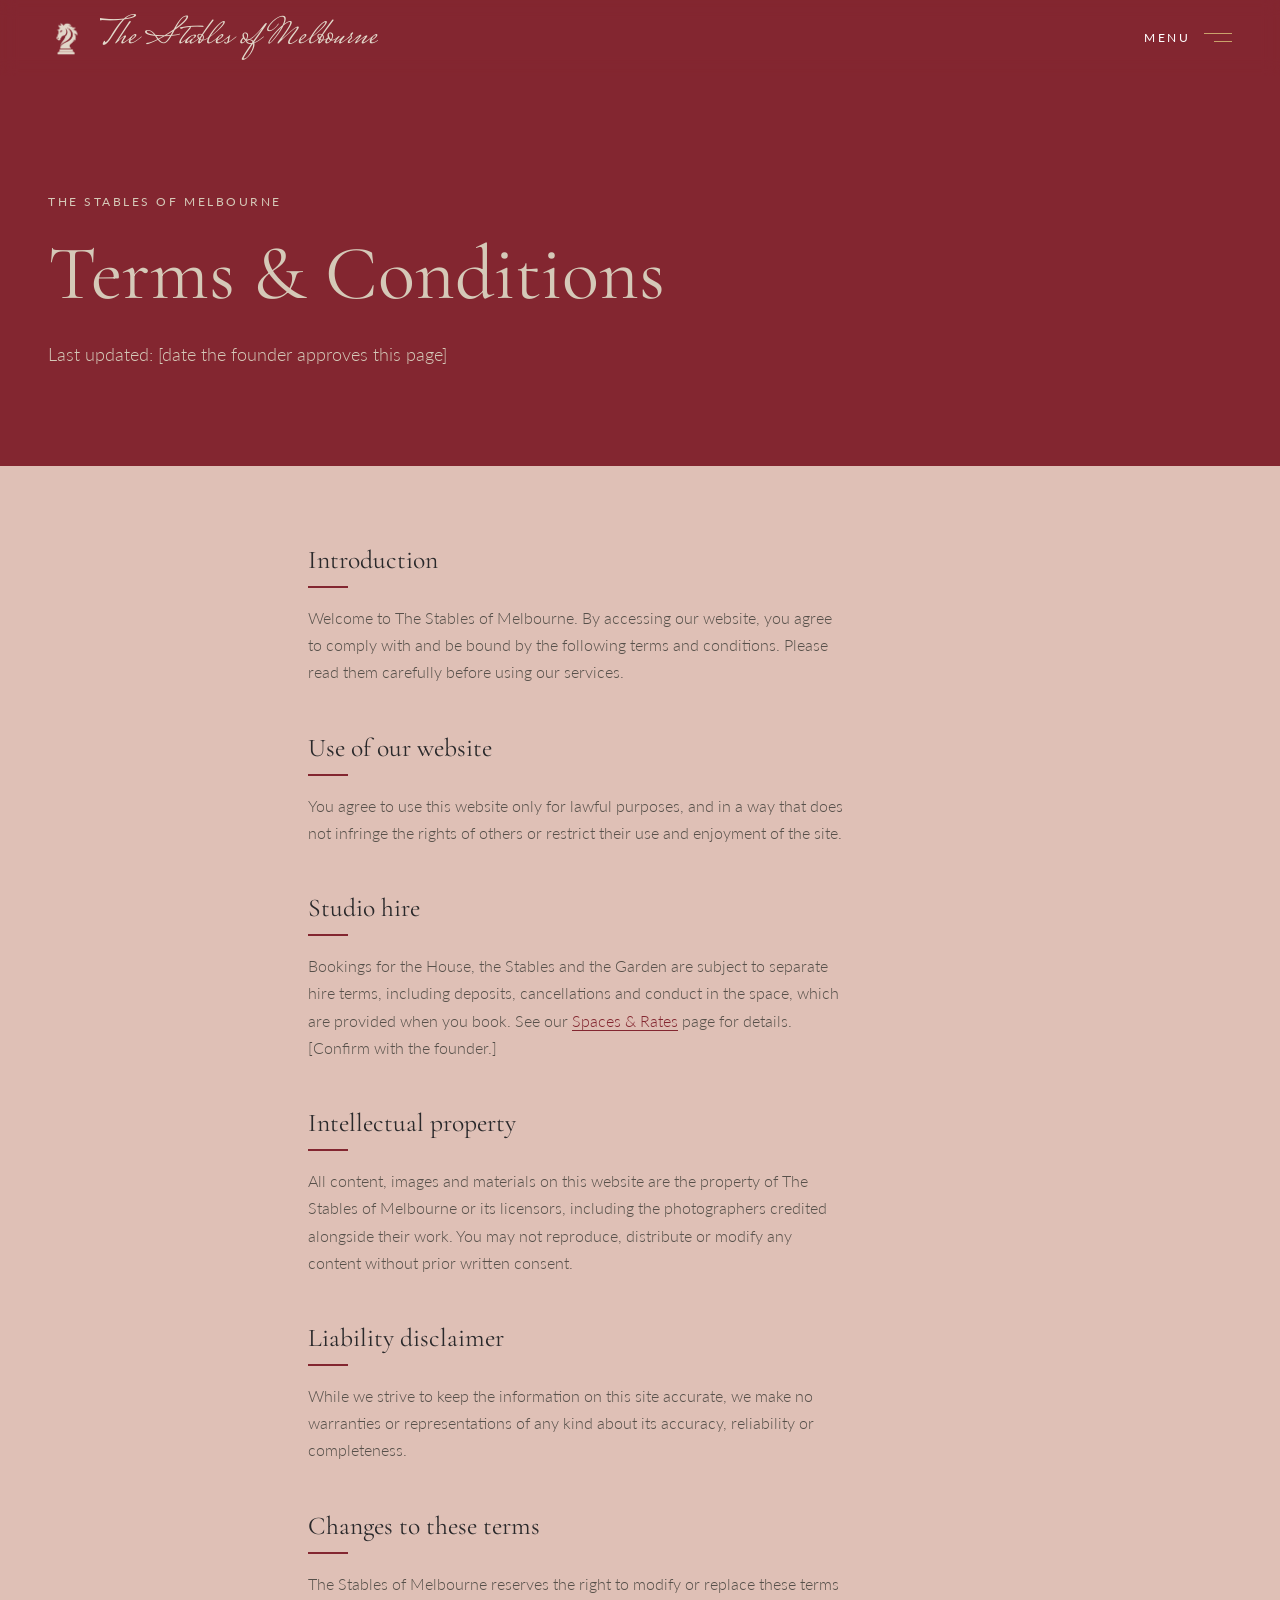
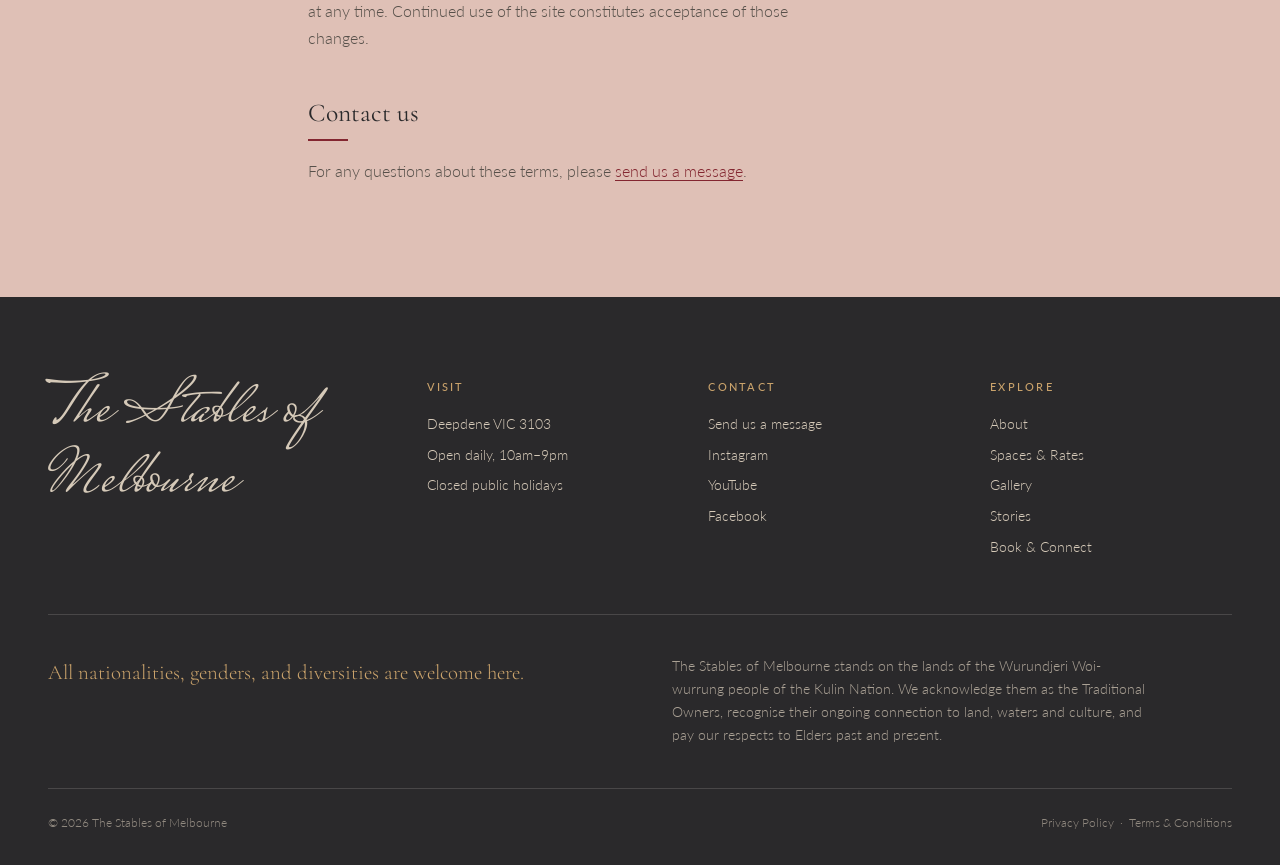
<file: terms.html>
<!DOCTYPE html>
<html lang="en-AU">

<head>
  <meta charset="UTF-8">
  <meta name="viewport" content="width=device-width, initial-scale=1.0">
  <title>Terms &amp; Conditions | The Stables of Melbourne</title>
  <link rel="icon" href="/favicon.ico?v=stables-horse" sizes="16x16 32x32 48x48">
  <link rel="icon" href="/images/icon-192.png?v=stables-horse" type="image/png" sizes="192x192">
  <link rel="apple-touch-icon" href="/images/apple-touch-icon.png?v=stables-horse">
  <meta name="description" content="Terms and conditions for using The Stables of Melbourne website.">

  <link rel="canonical" href="https://www.thestablesofmelbourne.com/terms">
  <meta property="og:type" content="website">
  <meta property="og:site_name" content="The Stables of Melbourne">
  <meta property="og:locale" content="en_AU">
  <meta property="og:title" content="Terms &amp; Conditions | The Stables of Melbourne">
  <meta property="og:description" content="Terms and conditions for using The Stables of Melbourne website.">
  <meta property="og:url" content="https://www.thestablesofmelbourne.com/terms">
  <meta property="og:image" content="https://www.thestablesofmelbourne.com/images/share.jpg">
  <meta property="og:image:width" content="1200">
  <meta property="og:image:height" content="630">
  <meta name="twitter:card" content="summary_large_image">

  <link rel="preconnect" href="https://fonts.googleapis.com">
  <link rel="preconnect" href="https://fonts.gstatic.com" crossorigin>
  <link href="https://fonts.googleapis.com/css2?family=Cormorant+Garamond:ital,wght@0,400;0,500;1,400&family=Lato:wght@300;400;700&family=Mrs+Saint+Delafield&display=swap" rel="stylesheet">

  <link rel="stylesheet" href="styles.css">
  <link rel="stylesheet" href="community.css">

  <script>document.documentElement.classList.add("js");
</script>
</head>

<body>

  <div class="page-shell">

  <header class="site-header">

    <a href="/" class="brand" aria-label="The Stables of Melbourne, home">
      <span class="brand-seal" aria-hidden="true"><span class="brand-crest"></span></span>
      <span class="brand-name">The Stables of Melbourne</span>
    </a>

    <button class="menu-toggle" type="button" aria-expanded="false" aria-controls="site-menu">
      <span class="menu-toggle-label">Menu</span>
      <span class="menu-toggle-lines" aria-hidden="true"><span></span><span></span></span>
    </button>
  </header>

  <main>

    <section class="page-hero">
      <p class="eyebrow">The Stables of Melbourne</p>
      <h1>Terms &amp; Conditions</h1>
      <p class="page-hero-intro">Last updated: [date the founder approves this page]</p>
    </section>

    <article class="policy">
      <h2>Introduction</h2>
      <p>
        Welcome to The Stables of Melbourne. By accessing our website, you agree to comply with and be bound by the following terms and conditions. Please read them carefully before using our services.
      </p>

      <h2>Use of our website</h2>
      <p>
        You agree to use this website only for lawful purposes, and in a way that does not infringe the rights of others or restrict their use and enjoyment of the site.
      </p>

      <h2>Studio hire</h2>
      <p>
        Bookings for the House, the Stables and the Garden are subject to separate hire terms, including deposits, cancellations and conduct in the space, which are provided when you book. See our <a href="spaces">Spaces &amp; Rates</a> page for details. [Confirm with the founder.]
      </p>

      <h2>Intellectual property</h2>
      <p>
        All content, images and materials on this website are the property of The Stables of Melbourne or its licensors, including the photographers credited alongside their work. You may not reproduce, distribute or modify any content without prior written consent.
      </p>

      <h2>Liability disclaimer</h2>
      <p>
        While we strive to keep the information on this site accurate, we make no warranties or representations of any kind about its accuracy, reliability or completeness.
      </p>

      <h2>Changes to these terms</h2>
      <p>
        The Stables of Melbourne reserves the right to modify or replace these terms at any time. Continued use of the site constitutes acceptance of those changes.
      </p>

      <h2>Contact us</h2>
      <p>
        For any questions about these terms, please <a href="connect?topic=terms#enquire">send us a message</a>.
      </p>
    </article>

  </main>

  <footer class="site-footer">
    <div class="footer-top">
      <p class="footer-name">The Stables of Melbourne</p>

      <div class="footer-column">
        <h4>Visit</h4>
        <p>Deepdene VIC 3103</p>
        <p>Open daily, 10am&ndash;9pm</p>
        <p>Closed public holidays</p>
      </div>

      <div class="footer-column">
        <h4>Contact</h4>

        <p><a href="connect#enquire">Send us a message</a></p>
        <p><a href="https://www.instagram.com/the_stables_of_melbourne/" target="_blank" rel="noopener">Instagram</a></p>
        <p><a href="https://www.youtube.com/@YOUR_CHANNEL" target="_blank" rel="noopener">YouTube</a></p>
        <p><a href="https://www.facebook.com/YOUR_PAGE" target="_blank" rel="noopener">Facebook</a></p>
      </div>

      <div class="footer-column">
        <h4>Explore</h4>
        <ul>
          <li><a href="about">About</a></li>
          <li><a href="spaces">Spaces &amp; Rates</a></li>
          <li><a href="gallery">Gallery</a></li>
          <li><a href="stories">Stories</a></li>
          <li><a href="connect">Book &amp; Connect</a></li>
        </ul>
      </div>
    </div>

    <div class="footer-welcome">
      <p class="footer-welcome-line">All nationalities, genders, and diversities are welcome here.</p>
      <p class="footer-acknowledgement">
        The Stables of Melbourne stands on the lands of the Wurundjeri Woi-wurrung people
        of the Kulin Nation. We acknowledge them as the Traditional Owners, recognise their
        ongoing connection to land, waters and culture, and pay our respects to Elders past
        and present.
      </p>
    </div>

    <div class="footer-bottom">
      <p>&copy; 2026 The Stables of Melbourne</p>
      <p><a href="privacy">Privacy Policy</a> &nbsp;&middot;&nbsp; <a href="terms">Terms &amp; Conditions</a></p>
    </div>
  </footer>
  </div>

  <aside class="site-menu" id="site-menu" aria-label="Site menu" inert>
    <div class="site-menu-top">
      <p class="site-menu-label">Menu</p>
      <button class="menu-close" type="button" aria-label="Close menu">Close <span aria-hidden="true">&times;</span></button>
    </div>

    <nav class="site-menu-nav" aria-label="Main">
      <ol>
        <li><a href="/"><span class="menu-num">01</span>Home</a></li>
        <li><a href="about"><span class="menu-num">02</span>About</a></li>
        <li><a href="spaces"><span class="menu-num">03</span>Spaces &amp; Rates</a></li>
        <li><a href="events"><span class="menu-num">04</span>What&rsquo;s On</a></li>
        <li><a href="gallery"><span class="menu-num">05</span>Gallery</a></li>
        <li><a href="stories"><span class="menu-num">06</span>Stories</a></li>

        <li class="menu-touch">
          <button class="menu-touch-toggle" type="button" aria-expanded="false" aria-controls="menu-touch-list"><span class="menu-num">07</span>Get in touch<span class="menu-touch-arrow" aria-hidden="true"></span></button>
          <div class="menu-touch-panel">
            <ul class="menu-touch-list" id="menu-touch-list">
              <li><a href="connect#tour">Book a tour</a></li>
              <li><a href="connect#space">Hire a space</a></li>
              <li><a href="connect#enquire">Send a message</a></li>
              <li><a href="connect#subscribe">Join the mailing list</a></li>
            </ul>
          </div>
        </li>
      </ol>
    </nav>

    <div class="site-menu-extra">
      <div>
        <p class="site-menu-label">Visit</p>
        <p>Deepdene VIC 3103</p>
        <p>Open daily, 10am&ndash;9pm</p>
        <p><a href="https://www.instagram.com/the_stables_of_melbourne/" target="_blank" rel="noopener">Instagram</a></p>
      </div>
    </div>
  </aside>

  <script src="content.js" data-then="script.js community.js">
</script>

</body>
</html>
</file>
<file: styles.css>
:root {
  --color-cream: #e2d8ca;
  --color-cream-dark: #d5c9b8;
  --color-ink: #2a292b;
  --color-crimson: #832630;
  --color-gold: #c9a26b;
  --color-muted: #57504a;
  --color-clay: #d97e7a;
  --color-blush: #dfc0b6;
  --color-white: #ffffff;
  --color-line: #d9b8a8;
  --color-rust: var(--color-crimson);

  --font-heading: "Cormorant Garamond", Georgia, serif;
  --font-body: "Lato", Arial, sans-serif;
  --font-script: "Mrs Saint Delafield", cursive;

  --gutter: 3rem;
  --section-space: 9rem;
  --gap-height: 45vh;
  --content-width: 1240px;
}

* {
  box-sizing: border-box;
  margin: 0;
  padding: 0;
}

html {
  scroll-behavior: smooth;
  scroll-padding-top: 6rem;
}

body {
  background-color: var(--color-blush);
  color: var(--color-ink);
  font-family: var(--font-body);
  font-weight: 300;
  line-height: 1.7;
}

img,
video {
  display: block;
  max-width: 100%;
}

a {
  color: inherit;
  text-decoration: none;
}

main > section,
.site-footer {
  position: relative;
}

.container {
  max-width: var(--content-width);
  margin: 0 auto;
}

h1, h2, h3 {
  font-family: var(--font-heading);
  font-weight: 400;
  line-height: 1.1;
}

h1 {
  font-size: clamp(2.8rem, 6vw, 5rem);
}

h2 {
  font-size: clamp(2rem, 4vw, 3.2rem);
  margin-bottom: 1.5rem;
}

h3 {
  font-size: 1.6rem;
}

p {
  max-width: 60ch;
  margin-bottom: 1rem;
}

.eyebrow {
  font-family: var(--font-body);
  font-size: 0.72rem;
  font-weight: 400;
  text-transform: uppercase;
  letter-spacing: 0.22em;
  margin-bottom: 1.25rem;
}

.eyebrow-dark {
  color: var(--color-muted);
}

.section-head {
  display: flex;
  justify-content: space-between;
  align-items: flex-end;
  gap: 2rem;
  margin-bottom: 3rem;
}

.section-head h2 {
  margin-bottom: 0;
}

.visually-hidden {
  position: absolute;
  width: 1px;
  height: 1px;
  overflow: hidden;
  clip: rect(0 0 0 0);
  white-space: nowrap;
}

.button {
  display: inline-block;
  padding: 0.9rem 1.8rem;
  border: 1px solid currentColor;
  font-family: var(--font-body);
  font-size: 0.72rem;
  font-weight: 500;
  text-transform: uppercase;
  letter-spacing: 0.18em;
  cursor: pointer;
  background: none;
  color: inherit;
  transition: background-color 0.3s ease, color 0.3s ease, border-color 0.3s ease;
}

.button-light {
  color: var(--color-white);
}

.button-light:hover {
  background-color: var(--color-white);
  color: var(--color-ink);
}

.button-dark {
  background-color: var(--color-ink);
  border-color: var(--color-ink);
  color: var(--color-white);
}

.button-dark:hover {
  background-color: var(--color-crimson);
  border-color: var(--color-crimson);
}

.button-cream {
  background-color: var(--color-cream);
  border-color: var(--color-cream);
  color: var(--color-ink);
}

.button-cream:hover {
  background-color: var(--color-gold);
  border-color: var(--color-gold);
}

.button-dark-outline {
  color: var(--color-ink);
}

.button-dark-outline:hover {
  background-color: var(--color-ink);
  color: var(--color-white);
}

.text-link {
  display: inline-block;
  font-size: 0.72rem;
  font-weight: 500;
  text-transform: uppercase;
  letter-spacing: 0.18em;
  padding-bottom: 0.3rem;
  border-bottom: 1px solid currentColor;
  white-space: nowrap;
  transition: color 0.3s ease;
}

.text-link:hover {
  color: var(--color-crimson);
}

.arrow-circle {
  flex-shrink: 0;
  display: grid;
  place-items: center;
  width: 3.25rem;
  height: 3.25rem;
  border: 1px solid currentColor;
  border-radius: 50%;
  font-size: 1.1rem;
  transition: background-color 0.3s ease, color 0.3s ease, opacity 0.4s ease, transform 0.4s ease;
}

.site-header {
  position: fixed;
  top: 0;
  left: 0;
  right: 0;
  z-index: 10;

  display: flex;
  justify-content: space-between;
  align-items: center;
  gap: 2rem;
  padding: 1rem var(--gutter);

  color: var(--color-white);
  background-color: rgba(42, 41, 43, 0.92);
  backdrop-filter: blur(8px);
  transition: opacity 0.3s ease, transform 0.3s ease, visibility 0.3s;
}

.logo {
  display: flex;
  align-items: center;
}

.logo-image {
  height: 56px;
  width: auto;
}

.main-nav ul {
  display: flex;
  gap: 2.25rem;
  list-style: none;
}

.main-nav a {
  font-size: 0.72rem;
  font-weight: 400;
  text-transform: uppercase;
  letter-spacing: 0.15em;
  padding-bottom: 0.4rem;
  border-bottom: 1px solid transparent;
  transition: border-color 0.3s ease;
}

.main-nav a:hover,
.main-nav a.active {
  border-bottom-color: var(--color-white);
}

.header-button {
  padding: 0.7rem 1.2rem;
}

.hero {
  position: sticky;
  top: 0;
  height: 100vh;
  display: flex;
  align-items: center;
  justify-content: center;
  text-align: center;
  background-color: var(--color-ink);
  color: var(--color-white);
  overflow: hidden;
}

.hero-image {
  position: absolute;
  inset: 0;
  width: 100%;
  height: 100%;
  object-fit: cover;
}

.hero::after {
  content: "";
  position: absolute;
  inset: 0;
  background-color: var(--color-ink);
  opacity: calc(0.8 + var(--fade, 0) * 0.2);
}

.hero-title {
  position: relative;
  z-index: 1;
  padding: 0 var(--gutter);
  opacity: calc(1 - var(--fade, 0) * 1.0);
  transform: translateY(calc(var(--fade, 0) * -80px));
}

.hero-title h1 {
  animation: fade-up 1.6s ease-out both;
  font-family: var(--font-script);
  font-weight: 400;
  font-size: clamp(4.5rem, 13vw, 11rem);
  line-height: 1.15;
  text-transform: none;
  color: var(--color-cream-dark);
}

.hero-title h1::after {
  content: "";
  display: block;
  width: 6rem;
  height: 1px;
  margin: 1.5rem auto 0;
  background-color: var(--color-gold);
}

@keyframes fade-up {
  from {
    opacity: 0;
    transform: translateY(30px);
  }
  to {
    opacity: 1;
    transform: translateY(0);
  }
}

.scroll-cue {
  position: absolute;
  bottom: 2.5rem;
  left: 50%;
  z-index: 1;
  width: 1px;
  height: 4rem;
  background-color: rgba(255, 255, 255, 0.3);
  overflow: hidden;
  opacity: calc(1 - var(--fade, 0) * 3);
}

.scroll-cue span {
  display: block;
  width: 100%;
  height: 40%;
  background-color: var(--color-white);
  animation: scroll-line 2s ease-in-out infinite;
}

@keyframes scroll-line {
  from { transform: translateY(-100%); }
  to   { transform: translateY(250%); }
}

.intro {
  display: grid;
  grid-template-columns: 1fr 1.4fr;
  gap: 5rem;
  align-items: center;
  min-height: 100vh;
  padding: var(--section-space) var(--gutter);
  background-color: var(--color-ink);
  color: var(--color-cream);
}

.intro-text h2 {
  color: var(--color-gold);
}

.intro-text .eyebrow {
  color: rgba(244, 240, 233, 0.6);
}

.intro-text p {
  margin-bottom: 2rem;
}

.intro-text .text-link:hover {
  color: var(--color-gold);
}

.collage-photos {
  display: grid;
  grid-template-columns: 3fr 2fr;
  gap: 1.25rem;
}

.collage-column {
  display: flex;
  flex-direction: column;
  gap: 1.25rem;
}

.collage-column:last-child {
  margin-top: 5rem;
}

.collage-photos img {
  width: 100%;
  object-fit: cover;
}

.collage-tall {
  aspect-ratio: 3 / 4;
}

.collage-wide {
  aspect-ratio: 4 / 3;
}

.home-spaces {
  padding: var(--section-space) var(--gutter);
  background-color: var(--color-cream);
}

.space-panels {
  display: flex;
  gap: 1.25rem;
  height: 75vh;
  min-height: 520px;
}

.space-panel {
  position: relative;
  flex: 1;
  overflow: hidden;
  color: var(--color-white);
  transition: flex 0.7s cubic-bezier(0.25, 1, 0.5, 1);
}

.space-panel:hover,
.space-panel:focus-visible {
  flex: 1.7;
}

.space-panel img {
  width: 100%;
  height: 100%;
  object-fit: cover;
  transition: transform 1s ease;
}

.space-panel:hover img {
  transform: scale(1.05);
}

.space-panel::after {
  content: "";
  position: absolute;
  inset: 0;
  background: linear-gradient(to top, rgba(0, 0, 0, 0.7) 0%, rgba(0, 0, 0, 0) 55%);
}

.space-panel-number {
  position: absolute;
  top: 1.5rem;
  left: 1.75rem;
  z-index: 1;
  font-size: 0.75rem;
  letter-spacing: 0.2em;
}

.space-panel-text {
  position: absolute;
  left: 1.75rem;
  right: 1.75rem;
  bottom: 1.75rem;
  z-index: 1;
  display: flex;
  justify-content: space-between;
  align-items: flex-end;
  gap: 1rem;
}

.space-panel-text h3 {
  font-size: clamp(1.8rem, 3vw, 2.6rem);
  white-space: nowrap;
}

.space-panel-text .eyebrow {
  margin-bottom: 0.75rem;
  white-space: nowrap;
}

.space-panel .arrow-circle {
  opacity: 0;
  transform: translateX(-10px);
}

.space-panel:hover .arrow-circle,
.space-panel:focus-visible .arrow-circle {
  opacity: 1;
  transform: translateX(0);
}

.space-panel:hover .arrow-circle {
  background-color: var(--color-white);
  color: var(--color-ink);
}

.next-event {
  padding: var(--section-space) var(--gutter);
  background-color: var(--color-blush);
}

.featured-event {
  display: none;
  grid-template-columns: 1.3fr 1fr;
  gap: 4rem;
  align-items: center;
}

.featured-event.is-current {
  display: grid;
  animation: event-in 0.6s ease both;
}

@keyframes event-in {
  from { opacity: 0; }
  to   { opacity: 1; }
}

.featured-event img {
  width: 100%;
  aspect-ratio: 4 / 3;
  object-fit: cover;
}

.featured-date {
  display: block;
  margin-bottom: 1rem;
  font-size: 0.8rem;
  font-weight: 500;
  text-transform: uppercase;
  letter-spacing: 0.18em;
  color: var(--color-crimson);
}

.featured-event h3 {
  font-size: clamp(2rem, 3.5vw, 3rem);
  margin-bottom: 1rem;
}

.featured-event p {
  color: var(--color-muted);
}

.featured-actions {
  display: flex;
  flex-wrap: wrap;
  align-items: center;
  gap: 1rem 1.5rem;
  margin-top: 2rem;
}

.event-switcher {
  display: flex;
  align-items: center;
  gap: 1rem;
  font-size: 0.8rem;
  letter-spacing: 0.15em;
}

.event-switch {
  width: 2.75rem;
  height: 2.75rem;
  border: 1px solid var(--color-ink);
  border-radius: 50%;
  background: none;
  color: var(--color-ink);
  font-size: 1rem;
  cursor: pointer;
  transition: background-color 0.3s ease, color 0.3s ease;
}

.event-switch:hover {
  background-color: var(--color-ink);
  color: var(--color-cream);
}

.no-events {
  display: none;
}

.next-event.is-empty .no-events {
  display: block;
}

.next-event.is-empty .event-switcher {
  display: none;
}

.closing {
  overflow: hidden;
  background-color: var(--color-ink);
  color: var(--color-cream);
}

.closing-bg {
  position: absolute;
  inset: 0;
  width: 100%;
  height: 100%;
  object-fit: cover;
  opacity: 0.45;

  -webkit-mask-image: linear-gradient(to bottom, transparent 0%, black 35%);
  mask-image: linear-gradient(to bottom, transparent 0%, black 35%);
}

.closing-inner {
  position: relative;
  display: flex;
  flex-direction: column;
  min-height: 100vh;
  padding: var(--section-space) var(--gutter) 4rem;
}

.closing-statement {
  flex: 1;
  display: flex;
  flex-direction: column;
  justify-content: center;
  align-items: center;
  text-align: center;
  padding-bottom: 4rem;
}

.closing-statement h2 {
  max-width: 18ch;
  font-size: clamp(2.4rem, 5vw, 4.2rem);
  margin-bottom: 2.5rem;
}

.signup {
  display: grid;
  grid-template-columns: 1fr 1fr;
  gap: 1rem 4rem;
  align-items: end;
  padding-top: 2.5rem;
  border-top: 1px solid rgba(244, 240, 233, 0.25);
}

.signup h3 {
  margin-bottom: 0.5rem;
}

.signup-text p {
  margin: 0;
  font-size: 0.95rem;
  opacity: 0.8;
}

.signup-form {
  display: flex;
  align-items: flex-end;
  border-bottom: 1px solid var(--color-cream);
}

.signup-field {
  flex: 1;
}

.signup-field .eyebrow {
  display: block;
  margin-bottom: 0.5rem;
  opacity: 0.7;
}

.signup-form input {
  width: 100%;
  padding: 0.6rem 0;
  border: none;
  background-color: transparent;
  font-family: var(--font-body);
  font-size: 1rem;
  color: var(--color-cream);
}

.signup-form input::placeholder {
  color: rgba(244, 240, 233, 0.5);
}

.signup-form input:focus {
  outline: none;
}

.signup-form:focus-within {
  border-bottom-color: var(--color-gold);
}

.signup-submit {
  padding: 0.6rem 0 0.6rem 1rem;
  border: none;
  background: none;
  font-size: 1.3rem;
  color: var(--color-cream);
  cursor: pointer;
  transition: color 0.3s ease, transform 0.3s ease;
}

.signup-submit:hover {
  color: var(--color-gold);
  transform: translateX(4px);
}

.signup-privacy {
  grid-column: 2;
  margin: 0;
  font-size: 0.8rem;
  opacity: 0.7;
}

.signup-privacy a {
  text-decoration: underline;
  text-underline-offset: 3px;
}

.site-footer {
  padding: 5rem var(--gutter) 2rem;
  background-color: var(--color-ink);
  color: var(--color-cream-dark);
}

.footer-top {
  display: grid;
  grid-template-columns: 1.4fr repeat(3, 1fr);
  gap: 2.5rem;
  padding-bottom: 3rem;
  border-bottom: 1px solid rgba(244, 240, 233, 0.15);
}

.footer-name {
  font-family: var(--font-script);
  font-size: clamp(3rem, 5vw, 4.2rem);
  line-height: 1.1;
}

.footer-column h4 {
  margin-bottom: 1rem;
  font-size: 0.7rem;
  font-weight: 500;
  text-transform: uppercase;
  letter-spacing: 0.2em;
  color: var(--color-gold);
}

.footer-column p,
.footer-column li {
  margin-bottom: 0.4rem;
  font-size: 0.9rem;
}

.footer-column ul {
  list-style: none;
}

.site-footer a {
  transition: color 0.3s ease;
}

.site-footer a:hover,
.site-footer a.active {
  color: var(--color-gold);
}

.footer-bottom {
  display: flex;
  justify-content: space-between;
  gap: 1rem;
  padding-top: 1.5rem;
  font-size: 0.75rem;
  opacity: 0.6;
}

.footer-bottom p {
  margin: 0;
}

.page-hero {
  background-color: var(--color-rust);
  color: var(--color-cream-dark);
  padding: 12rem var(--gutter) 5rem;
}

.page-hero-intro {
  font-size: 1.1rem;
  max-width: 50ch;
  margin-top: 1.5rem;
}

.story {
  display: grid;
  grid-template-columns: 1fr 1fr;
  gap: 4rem;
  align-items: center;
  padding: 6rem var(--gutter);
}

.story-reverse .story-media {
  order: 2;
}

.story-media img {
  width: 100%;
  aspect-ratio: 4 / 5;
  object-fit: cover;
}

.story-text h2 {
  color: var(--color-rust);
}

.story-dark {
  background-color: var(--color-ink);
  color: var(--color-cream-dark);
}

.story-dark .eyebrow-dark {
  color: var(--color-ink) ;
}

.story-dark .story-text h2 {
  color: var(--color-gold);
}

.founder-quote {
  padding: 7rem var(--gutter);
  text-align: center;
}

.founder-quote p {
  max-width: 28ch;
  margin: 0 auto 1.5rem;
  font-family: var(--font-heading);
  font-size: clamp(1.8rem, 3.5vw, 2.8rem);
  line-height: 1.25;
}

.founder-quote cite {
  font-style: normal;
  font-size: 0.72rem;
  text-transform: uppercase;
  letter-spacing: 0.18em;
  color: var(--color-muted);
}

.space-screen {
  height: 100vh;
  min-height: 600px;
  overflow: hidden;
  background-color: var(--color-ink);
  color: var(--color-cream);
}

.space-screen-image {
  position: absolute;
  inset: 0;
  width: 100%;
  height: 100%;
  object-fit: cover;

  opacity: calc(1 - var(--covered, 0) * 2.2);
}

.space-screen::before {
  content: "";
  position: absolute;
  inset: 0;
  z-index: 1;
  background: linear-gradient(to bottom, var(--color-ink) 0%, rgba(42, 41, 43, 0) 45%);
  opacity: calc(1 - var(--arrive, 1));
  pointer-events: none;
}

.space-screen.stack {
  transform: none;
  filter: none;
}

.space-screen.stack + .space-screen {
  box-shadow: none;
}

.space-screen::after {
  content: "";
  position: absolute;
  inset: 0;
  background: linear-gradient(
    to left,
    rgba(26, 25, 27, 0.92) 0%,
    rgba(26, 25, 27, 0.75) 35%,
    rgba(26, 25, 27, 0) 70%
  );
}

.space-info {
  position: absolute;
  top: 50%;
  right: var(--gutter);
  z-index: 2;
  width: min(440px, 40%);

  transform: translateY(calc(-50% - var(--covered, 0) * 80px));
  opacity: calc(1 - var(--covered, 0) * 2.2);
}

.space-count {
  display: block;
  margin-bottom: 1rem;
  font-size: 0.75rem;
  letter-spacing: 0.22em;
  color: rgba(244, 240, 233, 0.6);
}

.space-info h2 {
  font-size: clamp(2.8rem, 5vw, 4.5rem);
  margin-bottom: 1.5rem;
}

.space-stage {
  display: grid;
  min-height: 15rem;
}

.space-overview,
.space-rates {
  grid-area: 1 / 1;
  transition: opacity 0.5s ease, transform 0.5s ease, visibility 0.5s;
}

.space-rates {
  opacity: 0;
  visibility: hidden;
  transform: translateY(20px);
}

.space-info:hover .space-rates,
.space-info.is-open .space-rates {
  opacity: 1;
  visibility: visible;
  transform: translateY(0);
}

.space-info:hover .space-overview,
.space-info.is-open .space-overview {
  opacity: 0;
  visibility: hidden;
  transform: translateY(-20px);
}

.space-overview p {
  color: rgba(244, 240, 233, 0.85);
}

.from-price {
  margin-top: 1.25rem;
  font-family: var(--font-heading);
  font-size: 1.6rem;
  color: var(--color-gold);
}

.from-price span {
  font-family: var(--font-body);
  font-size: 0.85rem;
  color: var(--color-cream);
}

.space-rates h3 {
  margin-bottom: 0.75rem;
  font-size: 1rem;
  font-family: var(--font-body);
  font-weight: 500;
  text-transform: uppercase;
  letter-spacing: 0.18em;
  color: var(--color-gold);
}

.rate-list {
  list-style: none;
}

.rate-list li {
  display: flex;
  align-items: baseline;
  gap: 0.75rem;
  padding: 0.6rem 0;
  border-bottom: 1px solid rgba(255, 255, 255, 0.2);
}

.rate-list .rate-name {
  flex: 1;
  font-size: 0.8rem;
  text-transform: uppercase;
  letter-spacing: 0.15em;
}

.rate-list .rate-price {
  font-family: var(--font-heading);
  font-size: 1.6rem;
}

.rate-note {
  margin: 0.75rem 0 0;
  font-size: 0.85rem;
  opacity: 0.8;
}

.space-buttons {
  display: flex;
  flex-wrap: wrap;
  gap: 0.75rem;
  margin-top: 2rem;
}

.rates-toggle[aria-expanded="true"] {
  background-color: var(--color-cream);
  color: var(--color-ink);
}

.spaces-lead {
  padding: 6rem var(--gutter);
  text-align: center;
}

.spaces-lead p {
  margin: 0 auto;
}

.included {
  padding: 7rem var(--gutter);
  background-color: var(--color-cream);
}

.included-list {
  list-style: none;
  display: grid;
  grid-template-columns: repeat(2, 1fr);
  gap: 1rem 3rem;
  max-width: 900px;
  margin-top: 2rem;
}

.included-list li {
  position: relative;
  padding: 0 0 1rem 1.75rem;
  border-bottom: 1px solid var(--color-line);
}

.included-list li::before {
  content: "—";
  position: absolute;
  left: 0;
  color: var(--color-crimson);
}

.faq {
  padding: 2rem max(var(--gutter), calc((100% - 900px) / 2)) 7rem;
  background-color: var(--color-cream);
}

details {
  border-bottom: 1px solid var(--color-line);
  padding: 1.25rem 0;
}

summary {
  display: flex;
  justify-content: space-between;
  align-items: center;
  gap: 1rem;
  font-family: var(--font-heading);
  font-size: 1.35rem;
  cursor: pointer;
  list-style: none;
}

summary::-webkit-details-marker {
  display: none;
}

summary::after {
  content: "+";
  font-family: var(--font-body);
  font-size: 1.5rem;
  color: var(--color-crimson);
}

details[open] summary::after {
  content: "−";
}

details p {
  margin-top: 1rem;
  color: var(--color-muted);
}

.page-cta {
  background-color: var(--color-crimson);
  color: var(--color-white);
  text-align: center;
  padding: 7rem var(--gutter);
}

.page-cta h2 {
  color: var(--color-gold);
}

.page-cta p {
  margin: 0 auto 2rem;
}

.panel-media {
  position: relative;
  overflow: hidden;
}

.panel-media img {
  width: 100%;
  height: 100%;
  object-fit: cover;
  transition: transform 0.8s ease;
}

.panel {
  position: absolute;
  inset: 0;
  z-index: 2;
  display: flex;
  flex-direction: column;
  justify-content: center;
  padding: 2rem;
  background-color: rgba(131, 38, 48, 0.94);;
  color: var(--color-white);
  transform: translateY(100%);
  transition: transform 0.5s ease;
}

.has-panel:hover .panel,
.has-panel:focus-within .panel {
  transform: translateY(0);
}

.has-panel:hover .panel-media img {
  transform: scale(1.05);
}

.panel h3 {
  margin-bottom: 1.25rem;
  color: var(--color-gold);
}

.panel p {
  font-size: 0.95rem;
}

.panel .button {
  align-self: flex-start;
}

.hover-hint {
  font-size: 0.7rem;
  text-transform: uppercase;
  letter-spacing: 0.18em;
  color: var(--color-crimson);
}

.events-page {
  padding: 6rem var(--gutter);
}

.event-list {
  display: grid;
  grid-template-columns: repeat(3, 1fr);
  gap: 2.5rem 1.75rem;
}

.event-item .panel-media {
  aspect-ratio: 4 / 5;
}

.event-date {
  position: absolute;
  top: 1rem;
  left: 1rem;
  z-index: 1;
  padding: 0.5rem 0.75rem;
  background-color: var(--color-clay);
  color: var(--color-ink);
  font-size: 0.68rem;
  font-weight: 500;
  text-transform: uppercase;
  letter-spacing: 0.15em;
}

.event-item h3 {
  margin: 1.25rem 0 0.4rem;
}

.event-meta {
  display: block;
  margin-bottom: 0.5rem;
  font-size: 0.85rem;
  color: var(--color-muted);
}

.event-facts {
  list-style: none;
  margin: 1rem 0 1.5rem;
  font-size: 0.85rem;
}

.event-facts li {
  padding: 0.35rem 0;
  border-bottom: 1px solid rgba(255, 255, 255, 0.2);
}

.event-facts strong {
  display: inline-block;
  min-width: 4.5rem;
  font-weight: 500;
  text-transform: uppercase;
  letter-spacing: 0.12em;
  font-size: 0.7rem;
}

@media (hover: none) {
  .panel {
    position: static;
    transform: none;
  }

  .has-panel.event-item .panel-media {
    aspect-ratio: auto;
  }

  .panel-media img {
    height: auto;
    aspect-ratio: 4 / 3;
  }

  .hover-hint {
    display: none;
  }
}

.past-events {
  padding: 6rem var(--gutter);
  background-color: var(--color-ink);
  color: var(--color-cream);
}

.past-events .eyebrow-dark {
  color: rgba(244, 240, 233, 0.6);
}

.album-grid {
  display: grid;
  grid-template-columns: repeat(3, 1fr);
  gap: 2rem 1.5rem;
}

.album-open {
  display: block;
  width: 100%;
  padding: 0;
  border: none;
  background: none;
  color: inherit;
  font: inherit;
  text-align: left;
  cursor: pointer;
}

.album-cover {
  display: block;
  position: relative;
  overflow: hidden;
  margin-bottom: 1rem;
}

.album-cover img {
  width: 100%;
  aspect-ratio: 4 / 3;
  object-fit: cover;
  transition: transform 0.8s ease, filter 0.8s ease;
}

.album-open:hover .album-cover img,
.album-open:focus-visible .album-cover img {
  transform: scale(1.05);
  filter: brightness(0.7);
}

.album-count {
  position: absolute;
  right: 1rem;
  bottom: 1rem;
  padding: 0.4rem 0.75rem;
  border: 1px solid currentColor;
  font-size: 0.68rem;
  text-transform: uppercase;
  letter-spacing: 0.15em;
  color: var(--color-white);
}

.album-open h3 {
  margin-bottom: 0.3rem;
}

.album-open .event-meta {
  color: rgba(244, 240, 233, 0.6);
}

.lightbox {
  width: 100vw;
  height: 100vh;
  max-width: none;
  max-height: none;
  margin: 0;
  padding: 0;
  border: none;
  background: transparent;
  color: var(--color-white);
}

.lightbox::backdrop {
  background-color: rgba(20, 19, 20, 0.95);
}

.lightbox-inner {
  display: grid;
  grid-template-columns: 4rem 1fr 4rem;
  grid-template-rows: auto 1fr auto;
  align-items: center;
  height: 100%;
  padding: 1rem;
}

.lightbox-top {
  grid-column: 1 / -1;
  display: flex;
  justify-content: space-between;
  align-items: center;
  font-size: 0.75rem;
  text-transform: uppercase;
  letter-spacing: 0.18em;
}

.lightbox-figure {
  grid-column: 2;
  display: flex;
  flex-direction: column;
  align-items: center;
  justify-content: center;
  height: 100%;
  min-height: 0;
}

.lightbox-figure img {
  max-height: 78vh;
  max-width: 100%;
  object-fit: contain;
}

.lightbox-figure figcaption {
  margin-top: 1rem;
  font-size: 0.9rem;
  opacity: 0.8;
}

.lightbox-button {
  width: 3rem;
  height: 3rem;
  border: 1px solid rgba(255, 255, 255, 0.5);
  border-radius: 50%;
  background: none;
  color: var(--color-white);
  font-size: 1.2rem;
  cursor: pointer;
  transition: background-color 0.3s ease, color 0.3s ease;
}

.lightbox-button:hover {
  background-color: var(--color-clay);
  color: var(--color-ink);
}

.lightbox-prev {
  grid-column: 1;
  grid-row: 2;
}

.lightbox-next {
  grid-column: 3;
  grid-row: 2;
  justify-self: end;
}

body.lightbox-open {
  overflow: hidden;
}

.gallery {
  padding: 5rem var(--gutter) 6rem;
}

.gallery-filters {
  display: flex;
  flex-wrap: wrap;
  gap: 0.75rem;
  margin-bottom: 2.5rem;
}

.filter-button {
  padding: 0.6rem 1.2rem;
  border: 1px solid var(--color-ink);
  border-radius: 999px;
  background: none;
  font-family: var(--font-body);
  font-size: 0.72rem;
  text-transform: uppercase;
  letter-spacing: 0.15em;
  color: var(--color-ink);
  cursor: pointer;
  transition: background-color 0.3s ease, color 0.3s ease;
}

.filter-button:hover,
.filter-button.is-active {
  background-color: var(--color-ink);
  color: var(--color-cream);
}

.project-grid {
  display: grid;
  grid-template-columns: repeat(3, 1fr);
  gap: 2.5rem 1.5rem;
}

.project.is-hidden {
  display: none;
}

.project-media {
  overflow: hidden;
  margin-bottom: 1rem;
}

.project-media img {
  width: 100%;
  aspect-ratio: 4 / 5;
  object-fit: cover;
  transition: transform 0.8s ease;
}

.project:hover .project-media img {
  transform: scale(1.04);
}

.project h3 {
  font-size: 1.4rem;
  margin-bottom: 0.3rem;
}

.project-credit {
  margin-bottom: 0.4rem;
  font-size: 0.9rem;
  color: var(--color-muted);
}

.project .text-link {
  font-size: 0.65rem;
}

.gallery-note {
  margin-top: 3rem;
  font-size: 0.9rem;
  color: var(--color-muted);
}

.instagram {
  padding: 6rem 0;
  background-color: var(--color-cream-dark);
  text-align: center;
}

.instagram-header {
  display: flex;
  justify-content: space-between;
  align-items: flex-end;
  gap: 2rem;
  padding: 0 var(--gutter);
  margin-bottom: 2rem;
  text-align: left;
}

.instagram-header h2 {
  margin-bottom: 0;
}

.carousel-buttons {
  display: flex;
  gap: 0.75rem;
}

.carousel-button {
  width: 3rem;
  height: 3rem;
  border: 1px solid var(--color-ink);
  border-radius: 50%;
  background: none;
  color: var(--color-ink);
  font-size: 1.1rem;
  cursor: pointer;
  transition: background-color 0.3s ease, color 0.3s ease;
}

.carousel-button:hover {
  background-color: var(--color-ink);
  color: var(--color-cream);
}

.carousel {
  display: flex;
  gap: 6px;
  overflow-x: auto;
  scroll-snap-type: x mandatory;
  scroll-behavior: smooth;
  scrollbar-width: none;
}

.carousel::-webkit-scrollbar {
  display: none;
}

.carousel-slide {
  flex: 0 0 calc((100% - 18px) / 4);
  scroll-snap-align: start;
  overflow: hidden;
}

.carousel-slide img {
  width: 100%;
  aspect-ratio: 4 / 5;
  object-fit: cover;
  transition: transform 0.8s ease;
}

.carousel-slide:hover img {
  transform: scale(1.05);
}

.instagram-link {
  margin-top: 2.5rem;
}

.policy {
  max-width: 760px;
  margin: 0 auto;
  padding: 5rem var(--gutter) 6rem;
}

.policy h2 {
  font-size: 1.6rem;
  margin: 3rem 0 1rem;
}

.policy h2:first-child {
  margin-top: 0;
}

.policy h2::after {
  content: "";
  display: block;
  width: 2.5rem;
  height: 2px;
  margin-top: 0.75rem;
  background-color: var(--color-crimson);
}

.policy p {
  color: var(--color-muted);
}

.policy a {
  color: var(--color-crimson);
  text-decoration: underline;
  text-underline-offset: 3px;
}

.stack {
  position: sticky;
  top: var(--stick-top, 0px);
  transform-origin: center top;
  transform: scale(calc(1 - var(--covered, 0) * 0.06));
  filter: brightness(calc(1 - var(--covered, 0) * 0.5));
}

.stack + section,
.stack + .site-footer,
main:has(> .stack:last-child) + .site-footer {
  box-shadow: 0 -30px 60px rgba(0, 0, 0, 0.25);
}

body.home,
body.spaces-page {
  background-color: #1a191b;
}

.stack.fade-to-ink {
  transform: none;
  filter: none;
}

.fade-to-ink::after {
  content: "";
  position: absolute;
  inset: 0;
  z-index: 3;
  background-color: var(--color-ink);
  opacity: calc(var(--covered, 0) * 2.2);
  pointer-events: none;
}

.fade-to-ink + section {
  box-shadow: none;
}

.fade-gap {
  position: relative;
  height: var(--gap-height);
  background: linear-gradient(to bottom, transparent 0%, var(--to) 75%);
}

.scroll-fade {
  opacity: var(--view, 1);
  transform: translateY(calc((1 - var(--view, 1)) * 40px));
}

.js .reveal {
  opacity: 0;
  transform: translateY(40px);
  transition: opacity 0.9s ease, transform 0.9s ease;
  transition-delay: var(--delay, 0s);
}

.js .reveal.is-revealed {
  opacity: 1;
  transform: translateY(0);
}

@media (prefers-reduced-motion: reduce) {
  html {
    scroll-behavior: auto;
  }

  .hero,
  .stack {
    position: relative;
    top: auto;
    transform: none;
    filter: none;
  }

  .hero-title,
  .scroll-cue {
    opacity: 1;
    transform: none;
  }

  .js .reveal,
  .scroll-fade {
    opacity: 1;
    transform: none;
    transition: none;
  }

  .fade-to-ink::after,
  .space-screen::before {
    display: none;
  }

  .space-screen-image,
  .space-info {
    opacity: 1;
  }

  .fade-gap {
    background: linear-gradient(to bottom, var(--from), var(--to));
  }

  .hero-title h1,
  .scroll-cue span,
  .featured-event.is-current {
    animation: none;
  }

  .space-panel,
  .space-overview,
  .space-rates {
    transition: none;
  }
}

@media (max-width: 900px) {

  :root {
    --gutter: 1.5rem;
    --section-space: 6rem;
    --gap-height: 30vh;
  }

  .site-header {
    flex-wrap: wrap;
    gap: 0.75rem 2rem;
  }

  .main-nav {
    order: 3;
    width: 100%;
  }

  .main-nav ul {
    gap: 0.5rem 1.25rem;
    flex-wrap: wrap;
  }

  .intro,
  .featured-event.is-current,
  .story,
  .signup,
  .footer-top {
    grid-template-columns: 1fr;
  }

  .intro {
    gap: 3rem;
  }

  .featured-event.is-current {
    gap: 2rem;
  }

  .story-reverse .story-media {
    order: 0;
  }

  .signup-privacy {
    grid-column: 1;
  }

  .space-panels {
    flex-direction: column;
    height: auto;
  }

  .space-panel {
    height: 60vw;
    min-height: 260px;
  }

  .space-panel:hover,
  .space-panel:focus-visible {
    flex: 1;
  }

  .space-panel .arrow-circle {
    opacity: 1;
    transform: none;
  }

  .space-panel-text h3,
  .space-panel-text .eyebrow {
    white-space: normal;
  }

  .space-screen::after {
    background: linear-gradient(
      to top,
      rgba(26, 25, 27, 0.95) 0%,
      rgba(26, 25, 27, 0.8) 45%,
      rgba(26, 25, 27, 0) 80%
    );
  }

  .space-info {
    top: auto;
    bottom: 2.5rem;
    left: var(--gutter);
    right: var(--gutter);
    width: auto;
    transform: translateY(calc(var(--covered, 0) * -60px));
  }

  .space-stage {
    min-height: 13rem;
  }

  .event-list,
  .project-grid,
  .album-grid {
    grid-template-columns: repeat(2, 1fr);
  }

  .included-list {
    grid-template-columns: 1fr;
  }

  .carousel-slide {
    flex-basis: calc((100% - 6px) / 2);
  }

  .page-hero {
    padding-top: 12rem;
  }
}

@media (max-width: 500px) {

  .header-button {
    display: none;
  }

  .logo-image {
    height: 44px;
  }

  .main-nav a {
    font-size: 0.68rem;
  }

  .page-hero {
    padding-top: 13rem;
  }

  .section-head {
    flex-direction: column;
    align-items: flex-start;
    gap: 1rem;
  }

  .collage-column:last-child {
    margin-top: 2.5rem;
  }

  .space-info h2 {
    margin-bottom: 1rem;
  }

  .event-list,
  .project-grid,
  .album-grid {
    grid-template-columns: 1fr;
  }

  .footer-bottom {
    flex-direction: column;
  }

  .carousel-slide {
    flex-basis: 80%;
  }

  .carousel-buttons {
    display: none;
  }

  .lightbox-inner {
    grid-template-columns: 1fr 1fr;
  }

  .lightbox-figure {
    grid-column: 1 / -1;
    grid-row: 2;
  }

  .lightbox-prev,
  .lightbox-next {
    grid-row: 3;
  }

  .lightbox-prev {
    grid-column: 1;
  }

  .lightbox-next {
    grid-column: 2;
  }
}

#garden .space-screen-image,
#garden .space-info {
  opacity: calc(1 - var(--covered, 0) * 1.2);
}

.included {
  background-color: var(--color-ink);
  color: var(--color-cream);
}

.included h2 {
  color: var(--color-cream);
}

.included-list li {
  border-bottom-color: rgba(244, 240, 233, 0.2);
}

.included-list li::before {
  color: var(--color-gold);
}

.faq {
  background-color: var(--color-ink);
  color: var(--color-cream);
}

.faq h2 {
  color: var(--color-cream);
}

.faq details {
  border-bottom-color: rgba(244, 240, 233, 0.2);
}

.faq summary::after {
  color: var(--color-gold);
}

.faq details p {
  color: rgba(244, 240, 233, 0.75);
}

.faq a {
  color: var(--color-gold);
}

.included .eyebrow-dark,
.faq .eyebrow-dark {
  color: rgba(244, 240, 233, 0.7);
}
</file>
<file: community.css>
:root {
  --crest: url("images/stables-logo.png");
  --font-logo: "Mrs Saint Delafield", cursive;
}

.site-header {
  flex-wrap: nowrap;
  gap: 1.5rem;
  padding: 0.9rem var(--gutter);
}

.brand {
  display: flex;
  align-items: center;
  gap: 0.85rem;
  min-width: 0;
  color: inherit;
  text-decoration: none;
  transition: opacity 0.4s ease;
}

.brand-seal {
  position: relative;
  display: block;
  flex: none;
  aspect-ratio: 1;
  box-sizing: border-box;
  color: var(--color-gold);
  transition: color 0.25s ease;
}

.brand-crest {
  position: absolute;
  left: 50%;
  top: 50%;
  width: 100%;
  aspect-ratio: 1;
  transform: translate(-50%, -50%);
  background-color: currentColor;
  -webkit-mask: var(--crest) center / contain no-repeat;
          mask: var(--crest) center / contain no-repeat;
  transition: opacity 0.3s ease;
}

.crest-loading .brand-crest {
  opacity: 0;
}

.brand-name {
  font-family: var(--font-logo);
  font-weight: 400;
  line-height: 1.25;
  letter-spacing: 0;
  text-transform: none;
  white-space: nowrap;
}

.site-header .brand-seal {
  width: 38px;
}

.site-header .brand-name {
  overflow: hidden;
  text-overflow: ellipsis;
  font-size: 2.35rem;
}

.menu-toggle,
.menu-close {
  display: inline-flex;
  align-items: center;
  gap: 0.85rem;
  min-height: 44px;
  padding: 0;
  border: 0;
  background: none;
  font-family: var(--font-body);
  font-size: 0.72rem;
  letter-spacing: 0.22em;
  text-transform: uppercase;
  color: inherit;
  cursor: pointer;
}

.menu-toggle-lines {
  display: flex;
  flex-direction: column;
  gap: 7px;
}

.menu-toggle-lines span {
  display: block;
  width: 28px;
  height: 1px;
  background-color: var(--color-gold);
  transition: width 0.35s ease, margin 0.35s ease;
}

.menu-toggle-lines span + span {
  width: 18px;
  margin-left: 10px;
}

.menu-toggle:hover .menu-toggle-lines span + span,
.menu-toggle:focus-visible .menu-toggle-lines span + span {
  width: 28px;
  margin-left: 0;
}

@media (max-width: 500px) {
  .site-header .brand-seal {
    width: 30px;
  }

  .site-header .brand-name {
    font-size: 1.8rem;
  }

  .brand {
    gap: 0.6rem;
  }
}

.site-header {
  background-color: rgba(131, 38, 48, 0.94);
  transition: color 0.25s ease, background-color 0.25s ease, border-color 0.25s ease,
              opacity 0.5s ease, transform 0.5s ease, visibility 0.5s;
}

.home .site-header,
.spaces-page .site-header,
.connect-page .site-header {
  background-color: rgba(42, 41, 43, 0.92);
}

.connect-page .site-header {
  border-bottom: 1px solid rgba(201, 162, 107, 0.55);
}

.home.over-hero .site-header {
  background: transparent;
  -webkit-backdrop-filter: none;
          backdrop-filter: none;
}

.site-header[data-tone="light"] {
  color: var(--color-ink);
}

.site-header .brand-seal,
.site-header .brand-name {
  color: var(--color-gold);
  transition: color 0.35s ease;
}

.site-header[data-tone="wine"] .brand-seal,
.site-header[data-tone="wine"] .brand-name {
  color: var(--color-cream);
}

.site-header[data-tone="light"] .brand-seal,
.site-header[data-tone="light"] .brand-name {
  color: var(--color-ink);
}

.site-header[data-tone="light"] .menu-toggle-lines span {
  background-color: var(--color-ink);
}

:root {
  --menu-width: clamp(400px, 44vw, 560px);

  --menu-bg: #dfc0b6;
  --menu-text: #2a292b;
  --menu-soft: #57504a;
  --menu-label: #57504a;
  --menu-accent: #832630;
  --menu-line: rgba(42, 41, 43, 0.18);
  --menu-backdrop: #dfc0b6;
}

html[data-menu-tone="dark"] {
  --menu-accent: #7a5a32;
}

html[data-menu-tone="wine"] {
  --menu-accent: #832630;
}

html[data-menu-tone="light"] {
  --menu-accent: #a34a52;
}

.scroll-ring {
  --ring-size: 105.6px;
  --ring-radius: -44px;
  position: fixed;
  right: max(24px, env(safe-area-inset-right));
  bottom: max(24px, env(safe-area-inset-bottom));
  z-index: 8;
  width: var(--ring-size);
  height: var(--ring-size);
  border-radius: 50%;
  background: transparent;
  color: #C9A26B;
  cursor: pointer;
}

.scroll-ring:focus-visible {
  outline: 2px solid currentColor;
  outline-offset: 4px;
}

.scroll-ring-text {
  position: absolute;
  inset: 0;
  visibility: hidden;
  font-family: var(--font-heading);
  font-size: 12px;
  font-weight: 700;
  line-height: 1;
  text-transform: uppercase;
}

.scroll-ring-text.is-ready { visibility: visible; }

.scroll-ring-char {
  position: absolute;
  top: 50%;
  left: 50%;
  white-space: pre;
  transform: translate(-50%, -50%)
    rotate(calc(360deg / var(--char-count) * var(--char-index)))
    translateY(var(--ring-radius));
}

html.menu-open .scroll-ring,
html.menu-closing .scroll-ring { visibility: hidden; }

@media (max-width: 500px) {
  .scroll-ring {
    --ring-size: 80px;
    --ring-radius: -32.8px;
    right: max(16px, env(safe-area-inset-right));
    bottom: max(16px, env(safe-area-inset-bottom));
  }
  .scroll-ring-text { font-size: 6.4px; }
}

.page-shell {
  transform-origin: 0 var(--menu-y, 0px);
  transition: transform 0.7s cubic-bezier(0.45, 0, 0.2, 1);
}

html.menu-open,
html.menu-closing {
  overflow: hidden;
  background-color: var(--menu-backdrop);
}

html.menu-open body,
html.menu-closing body {
  background-color: var(--menu-backdrop);
}

html.menu-open .page-shell,
html.menu-closing .page-shell {
  background-color: var(--page-bg, transparent);
}

@media (min-width: 701px) {
  html.menu-open .page-shell {
    transform: translate(var(--menu-x, 48px), var(--menu-ty, 0px)) scale(var(--menu-scale, 0.55));
    cursor: pointer;
  }

  html.menu-open body::before,
  html.menu-closing body::before {
    content: "";
    position: fixed;
    left: var(--menu-x, 48px);
    top: var(--menu-ty, 0px);
    width: var(--menu-card-w, 50vw);
    height: var(--menu-card-h, 50vh);
    box-shadow: 0 30px 70px rgba(42, 41, 43, 0.28), 0 0 0 1px rgba(42, 41, 43, 0.1);
    pointer-events: none;
    opacity: 0;
    transition: opacity 0.3s ease;
  }

  html.menu-open body::before {
    opacity: 1;
    transition: opacity 0.4s ease 0.45s;
  }

  html.menu-open .page-shell,
  html.menu-closing .page-shell {
    clip-path: inset(var(--menu-y, 0px) 2px calc(100% - var(--menu-y, 0px) - 100vh) 0);
  }
}

html.menu-open .site-header,
html.menu-closing .site-header,
html.menu-open .brand-movers,
html.menu-closing .brand-movers {
  position: absolute;
  top: var(--menu-y, 0px);
}

.site-menu {
  position: fixed;
  top: 0;
  right: 0;
  bottom: 0;
  z-index: 30;
  display: flex;
  flex-direction: column;
  width: var(--menu-width);
  box-sizing: border-box;
  padding: 1.6rem 3.5rem 2.5rem;
  overflow-y: auto;
  background-color: var(--menu-bg);
  color: var(--menu-text);
  visibility: hidden;
  transform: translateX(100%);
  transition: transform 0.7s cubic-bezier(0.45, 0, 0.2, 1), visibility 0s linear 0.7s;
}

html.menu-open .site-menu {
  visibility: visible;
  transform: none;
  transition: transform 0.7s cubic-bezier(0.45, 0, 0.2, 1), visibility 0s;
}

.site-menu-top {
  display: flex;
  justify-content: space-between;
  align-items: center;
}

.site-menu-label {
  margin: 0;
  font-size: 0.7rem;
  letter-spacing: 0.22em;
  text-transform: uppercase;
  color: var(--menu-label);
}

.menu-close span {
  font-size: 1.7rem;
  line-height: 1;
  color: var(--menu-accent);
}

.site-menu-nav ol {
  margin: 2rem 0 0;
  padding: 0;
  list-style: none;
}

.site-menu-nav a {
  display: flex;
  align-items: baseline;
  gap: 1.1rem;
  padding: 0.12rem 0;
  font-family: var(--font-heading);
  font-size: clamp(2rem, 3.1vw, 2.75rem);
  line-height: 1.14;
  color: var(--menu-text);
  text-decoration: none;
  transition: color 0.3s ease;
}

.menu-num {
  flex: none;
  width: 1.6rem;
  font-family: var(--font-body);
  font-size: 0.7rem;
  letter-spacing: 0.2em;
  color: var(--menu-label);
}

.site-menu-nav a:hover,
.site-menu-nav a:focus-visible,
.site-menu-nav a[aria-current="page"] {
  color: var(--menu-accent);
}

.site-menu-nav a[aria-current="page"] {
  font-style: italic;
}

.menu-touch-toggle {
  display: flex;
  align-items: baseline;
  gap: 1.1rem;
  width: 100%;
  padding: 0.12rem 0;
  border: 0;
  background: none;
  font-family: var(--font-heading);
  font-size: clamp(2rem, 3.1vw, 2.75rem);
  line-height: 1.14;
  text-align: left;
  color: var(--menu-text);
  cursor: pointer;
  transition: color 0.3s ease;
}

.menu-touch-toggle:hover,
.menu-touch-toggle:focus-visible,
.menu-touch.is-open .menu-touch-toggle,
.menu-touch.is-current .menu-touch-toggle {
  color: var(--menu-accent);
}

.menu-touch.is-current .menu-touch-toggle {
  font-style: italic;
}

.menu-touch-arrow {
  align-self: center;
  width: 0.5rem;
  height: 0.5rem;
  margin-left: 0.35rem;
  border-right: 1.5px solid currentColor;
  border-bottom: 1.5px solid currentColor;
  transform: translateY(-25%) rotate(45deg);
  transition: transform 0.35s ease;
}

.menu-touch.is-open .menu-touch-arrow {
  transform: translateY(25%) rotate(-135deg);
}

.menu-touch-panel {
  display: grid;
  grid-template-rows: 0fr;
  visibility: hidden;
  transition: grid-template-rows 0.4s ease, visibility 0s linear 0.4s;
}

.menu-touch.is-open .menu-touch-panel {
  grid-template-rows: 1fr;
  visibility: visible;
  transition: grid-template-rows 0.4s ease, visibility 0s;
}

.menu-touch-list {
  min-height: 0;
  overflow: hidden;
  margin: 0;
  padding: 0 0 0 calc(1.6rem + 1.1rem);
  list-style: none;
}

.menu-touch-list li:first-child {
  padding-top: 0.4rem;
}

.menu-touch-list li:last-child {
  padding-bottom: 0.3rem;
}

.site-menu-nav .menu-touch-list a {
  display: inline-block;
  padding: 0.2rem 0;
  font-family: var(--font-heading);
  font-size: 1.35rem;
  line-height: 1.3;
  color: var(--menu-soft);
  text-decoration: none;
  transition: color 0.3s ease, transform 0.3s ease;
}

.site-menu-nav .menu-touch-list a:hover,
.site-menu-nav .menu-touch-list a:focus-visible {
  color: var(--menu-accent);
  transform: translateX(0.35rem);
}

.site-menu-extra {
  margin-top: 2rem;
  padding-top: 1.5rem;
  border-top: 1px solid var(--menu-line);
  font-size: 0.9rem;
  line-height: 1.6;
  color: var(--menu-soft);
}

.site-menu-extra p {
  margin: 0;
}

.site-menu-extra .site-menu-label {
  margin-bottom: 0.4rem;
}

.site-menu-extra a {
  color: var(--menu-text);
  text-decoration: underline;
  text-decoration-color: var(--menu-line);
  text-underline-offset: 3px;
}

.site-menu-extra a:hover,
.site-menu-extra a:focus-visible {
  color: var(--menu-accent);
}

@media (min-width: 701px) and (max-width: 1000px) {
  .site-menu {
    padding: 1.6rem 2.25rem 2rem;
  }

  .site-menu-extra {
    font-size: 0.85rem;
  }
}

@media (max-height: 760px) and (min-width: 701px) {
  .site-menu-nav a {
    font-size: 2rem;
  }

  .site-menu-nav ol,
  .site-menu-extra {
    margin-top: 1.25rem;
  }

  .menu-touch-toggle {
    font-size: 2rem;
  }
}

@media (max-width: 700px) {
  .site-menu {
    left: 0;
    width: auto;
    padding: 1.1rem 1.5rem 1.75rem;
    border-left: 0;
    box-shadow: none;
    background-color: rgba(223, 192, 182, 0.97);
    opacity: 0;
    transform: none;
    transition: opacity 0.4s ease, visibility 0s linear 0.4s;
  }

  @supports ((-webkit-backdrop-filter: blur(1px)) or (backdrop-filter: blur(1px))) {
    .site-menu {
      background-color: rgba(223, 192, 182, 0.86);
      -webkit-backdrop-filter: blur(14px);
              backdrop-filter: blur(14px);
    }
  }

  html.menu-open .site-menu {
    opacity: 1;
    transition: opacity 0.4s ease, visibility 0s;
  }

  .site-menu-nav ol {
    margin-top: 1.5rem;
  }

  .site-menu-nav a,
  .menu-touch-toggle {
    font-size: 2.15rem;
  }

  .site-menu-extra {
    margin-top: 1.5rem;
  }

  .site-menu-extra {
    font-size: 0.85rem;
  }
}

.home .hero-title {
  display: flex;
  flex-direction: column;
  align-items: center;
  gap: 1.75rem;
  opacity: 1;
  transform: none;
}

.hero-title h1.hero-name {
  margin: 0;
  animation: none;
  font-family: var(--font-logo);
  font-size: clamp(3.3rem, 7.2vw, 6.6rem);
  line-height: 1.25;
  color: var(--color-cream);
  max-width: 100%;
}

.hero-title h1.hero-name::after {
  content: none;
}

.hero-line {
  display: block;
  width: 5rem;
  height: 1px;
  margin-top: -0.5rem;
  background-color: var(--color-gold);
  opacity: calc(1 - var(--fade, 0) * 5);
}

.brand-movers {
  position: fixed;
  inset: 0;
  z-index: 9;
  pointer-events: none;
  transition: opacity 0.15s linear;
}

.brand-mover {
  position: absolute;
  left: 0;
  top: 0;
  margin: 0;
  transform-origin: 0 0;
  will-change: transform;
}

.brand-mover.brand-name {
  color: var(--color-cream);
}

.js .home.brand-moving .hero-name {
  visibility: hidden;
}

.home.brand-moving:not(.brand-arrived) .site-header .brand-name {
  opacity: 0;
  transition: none;
}

.home.brand-arrived .brand-movers {
  opacity: 0;
}

.home .hero::after {
  -webkit-backdrop-filter: blur(8px);
          backdrop-filter: blur(8px);
}

.hero {
  height: 100svh;
}

.hero-image {
  object-position: var(--hero-focus, 50%) 50%;
}

@media (max-width: 700px) and (orientation: portrait) {
  .hero {
    --hero-focus: 50%;
  }
}

@media (max-width: 500px) {
  .hero-title h1.hero-name {
    font-size: 9vw;
  }
}

.brave {
  position: relative;
  background-color: var(--color-crimson);
  color: var(--color-white);
  text-align: center;
  padding: var(--section-space) var(--gutter);
}

.brave h2 {
  font-family: var(--font-script);
  font-size: clamp(2.5rem, 7.5vw, 6rem);
  font-weight: 400;
  line-height: 1.1;
  margin-bottom: 1.5rem;
}

.brave p {
  margin: 0 auto 2.5rem;
  font-size: 1.1rem;
}

.brave.stack {
  position: sticky;
}

.intro-links {
  display: flex;
  flex-wrap: wrap;
  gap: 1rem 2rem;
}

.press-mention {
  display: block;
  width: fit-content;
  max-width: 100%;
  margin-top: 2.5rem;
  padding-top: 1.25rem;
  border-top: 1px solid rgba(201, 162, 107, 0.45);
  color: rgba(226, 216, 202, 0.7);
  text-decoration: none;
  transition: color 0.3s ease, border-color 0.3s ease;
}

.press-label {
  display: block;
  margin-bottom: 0.4rem;
  font-size: 0.68rem;
  letter-spacing: 0.22em;
  text-transform: uppercase;
  color: var(--color-gold);
}

.press-show {
  font-family: var(--font-heading);
  font-size: 1.15rem;
  line-height: 1.4;
}

.press-mention:hover,
.press-mention:focus-visible {
  color: var(--color-cream);
  border-top-color: var(--color-gold);
}

.story .story-media img {
  display: block;
  width: auto;
  max-width: 100%;
  height: auto;
  aspect-ratio: auto;
  max-height: 85vh;
  margin: 0 auto;
}

.mission {
  padding: var(--section-space) var(--gutter);
  background-color: var(--color-cream-dark);
  text-align: center;
}

.mission .eyebrow {
  max-width: none;
}

.mission-statement {
  max-width: 24ch;
  margin: 0 auto 4rem;
  font-family: var(--font-heading);
  font-size: clamp(1.8rem, 3.5vw, 2.8rem);
  line-height: 1.25;
}

.values {
  list-style: none;
  display: grid;
  grid-template-columns: repeat(4, 1fr);
  max-width: var(--content-width);
  margin: 0 auto;
  border-top: 1px solid var(--color-line);
}

.values li {
  padding: 2rem 1rem;
  border-left: 1px solid var(--color-line);
}

.values li:first-child {
  border-left: none;
}

.value-number {
  display: block;
  font-size: 0.72rem;
  letter-spacing: 0.22em;
  color: var(--color-crimson);
  margin-bottom: 0.75rem;
}

.value-name {
  font-family: var(--font-heading);
  font-size: 1.6rem;
}

.studio-video {
  padding: var(--section-space) var(--gutter);
  background-color: var(--color-ink);
  color: var(--color-cream);
  text-align: left;
}

.studio-video > * {
  max-width: 1000px;
  margin-left: auto;
  margin-right: auto;
}

.studio-video .eyebrow {
  color: var(--color-gold);
}

.studio-video h2 {
  color: var(--color-white);
}

.video-frame {
  position: relative;
  max-width: 1000px;
  margin: 2rem auto 0;
  aspect-ratio: 16 / 9;
  background-color: var(--color-ink);
}

.video-frame iframe {
  position: absolute;
  inset: 0;
  width: 100%;
  height: 100%;
  border: 0;
}

.video-credit {
  margin: 1rem auto 0;
  font-size: 0.8rem;
  color: rgba(226, 216, 202, 0.7);
}

.studio-video .button {
  display: table;
  margin-top: 2rem;
  margin-left: max(0px, calc((100% - 1000px) / 2));
  color: var(--color-white);
  border: 1px solid var(--color-gold);
  background-color: transparent;
}

.studio-video .button:hover {
  background-color: var(--color-gold);
  color: var(--color-ink);
}

.highlights {
  padding: var(--section-space) var(--gutter);
}

.highlight-grid {
  display: grid;
  grid-template-columns: 1fr 1fr;
  gap: 3rem;
  max-width: var(--content-width);
}

.highlight-media {
  aspect-ratio: 4 / 5;
  overflow: hidden;
  margin-bottom: 1.5rem;
  background-color: var(--color-cream-dark);
}

.highlight-media img {
  width: 100%;
  height: 100%;
  object-fit: cover;
  transition: transform 0.8s ease;
}

.highlight:hover .highlight-media img {
  transform: scale(1.04);
}

.highlight h3 {
  margin-bottom: 0.5rem;
}

.highlight-tagline {
  font-style: italic;
  color: var(--color-blush);
}

.testimonials {
  padding: var(--section-space) var(--gutter);
  background-color: var(--color-ink);
  color: var(--color-cream);
  text-align: center;
}

.testimonial-list {
  display: grid;
  grid-template-columns: 1fr 1fr;
  gap: 4rem;
  max-width: 1000px;
  margin: 3rem auto 0;
}

.testimonial-list blockquote p {
  margin: 0 auto 1.25rem;
  font-family: var(--font-heading);
  font-size: clamp(1.5rem, 2.8vw, 2.2rem);
  line-height: 1.3;
}

.testimonial-list cite {
  font-style: normal;
  font-size: 0.72rem;
  text-transform: uppercase;
  letter-spacing: 0.18em;
  color: var(--color-gold);
}

.share {
  display: grid;
  grid-template-columns: 1fr 1fr;
  gap: 5rem;
  padding: var(--section-space) var(--gutter);
  background-color: var(--color-blush);
}

.share-steps {
  list-style: none;
  counter-reset: step;
  margin: 2.5rem 0;
}

.share-steps li {
  counter-increment: step;
  display: flex;
  align-items: baseline;
  gap: 1.25rem;
  padding: 1rem 0;
  border-bottom: 1px solid var(--color-line);
  font-family: var(--font-heading);
  font-size: 1.3rem;
}

.share-steps li::before {
  content: "0" counter(step);
  font-family: var(--font-body);
  font-size: 0.72rem;
  letter-spacing: 0.2em;
  color: var(--color-crimson);
}

.share-guidelines {
  align-self: start;
  padding: 2.5rem;
  background-color: var(--color-cream);
}

.share-guidelines h3 {
  margin-bottom: 1.25rem;
}

.share-guidelines ul {
  list-style: none;
}

.share-guidelines li {
  position: relative;
  padding: 0 0 0.9rem 1.5rem;
  color: var(--color-ink);
}

.share-guidelines li::before {
  content: "—";
  position: absolute;
  left: 0;
  color: var(--color-crimson);
}

.support {
  padding: var(--section-space) var(--gutter);
  background-color: var(--color-cream-dark);
}

.support-emergency {
  display: inline-block;
  padding: 1rem 1.5rem;
  margin-bottom: 3rem;
  border-left: 3px solid var(--color-crimson);
  background-color: var(--color-cream);
}

.support-list {
  list-style: none;
  display: grid;
  grid-template-columns: repeat(3, 1fr);
  gap: 1px;
  max-width: var(--content-width);
  background-color: var(--color-line);
  border: 1px solid var(--color-line);
}

.support-list li {
  padding: 1.75rem;
  background-color: var(--color-cream-dark);
}

.support-name {
  font-family: var(--font-heading);
  font-size: 1.3rem;
  margin-bottom: 0.4rem;
}

.support-who {
  font-size: 0.9rem;
  color: var(--color-muted);
  margin-bottom: 0.75rem;
}

.support-phone {
  font-size: 1.15rem;
  font-weight: 500;
  color: var(--color-crimson);
}

.support-more {
  display: grid;
  grid-template-columns: 1fr 1fr;
  gap: 3rem;
  max-width: var(--content-width);
  margin-top: 5rem;
}

.support-more p {
  color: var(--color-muted);
}

.community-stories {
  padding: var(--section-space) var(--gutter);
  background-color: var(--color-cream);
}

.story-grid {
  display: grid;
  grid-template-columns: repeat(3, 1fr);
  gap: 3rem;
  max-width: var(--content-width);
}

.story-card-media {
  aspect-ratio: 4 / 3;
  overflow: hidden;
  margin-bottom: 1.25rem;
  background-color: var(--color-cream-dark);
}

.story-card-media img {
  width: 100%;
  height: 100%;
  object-fit: cover;
}

.story-card.is-long .story-card-text {
  max-height: 9.5em;
  overflow: hidden;
  position: relative;
}

.story-card.is-long .story-card-text::after {
  content: "";
  position: absolute;
  left: 0;
  right: 0;
  bottom: 0;
  height: 3em;
  background: linear-gradient(transparent, var(--color-cream));
}

.story-card.is-open .story-card-text {
  max-height: none;
}

.story-card.is-open .story-card-text::after {
  display: none;
}

.story-more {
  margin-top: 0.75rem;
  padding: 0 0 0.3rem;
  font-family: var(--font-body);
  color: inherit;
  border: none;
  border-bottom: 1px solid currentColor;
  background: none;
  cursor: pointer;
}

.community-access {
  display: grid;
  grid-template-columns: 1fr 1.2fr;
  gap: 4rem;
  align-items: center;
  padding: 7rem var(--gutter);
  background-color: var(--color-cream-dark);
}

.community-access h2 {
  margin-bottom: 0;
}

.community-access-text .button {
  margin-top: 1rem;
}

.faq summary {
  padding: 0.25rem 0;
}

.faq summary::after {
  content: "+";
  display: flex;
  align-items: center;
  justify-content: center;
  flex-shrink: 0;
  width: 2.4rem;
  height: 2.4rem;
  border: 1px solid currentColor;
  border-radius: 50%;
  font-size: 1.3rem;
  line-height: 1;
  transition: transform 0.3s ease, background-color 0.3s ease, color 0.3s ease, border-color 0.3s ease;
}

.faq summary:hover::after {
  background-color: var(--color-gold);
  border-color: var(--color-gold);
  color: var(--color-ink);
}

.faq details[open] summary::after {
  content: "+";
  transform: rotate(45deg);
}

.faq summary:focus-visible {
  outline: 2px solid var(--color-gold);
  outline-offset: 6px;
}

.project-open .project-media {
  display: block;
  position: relative;
}

.project-open:hover .project-media img,
.project-open:focus-visible .project-media img {
  transform: scale(1.04);
}

.event-list.ev-list {
  display: block;
}

.ev-row {
  display: flex;
  gap: 1.75rem;
  margin-bottom: 4rem;
}

.ev-card {
  flex: 1 1 0;
  min-width: 0;
  transition: flex 0.75s cubic-bezier(0.2, 0.7, 0.2, 1);
}

.ev-card {
  display: flex;
}

.ev-row.has-open .ev-card {
  flex: 0.55 1 0;
}

.ev-row.has-open .ev-card.open {
  flex: 4.6 1 0;
}

.ev-media {
  flex: 1 1 0;
  min-width: 0;
}

.gallery-filters {
  position: relative;
  z-index: 6;
}

.filter-count {
  margin-left: 0.25rem;
  opacity: 0.6;
}

.filter-more {
  position: relative;
}

.filter-more-arrow {
  display: inline-block;
  margin-left: 0.2rem;
  font-size: 0.7em;
  transition: transform 0.3s ease;
}

.filter-more-toggle[aria-expanded="true"] .filter-more-arrow {
  transform: rotate(180deg);
}

.filter-more-list {
  position: absolute;
  top: calc(100% + 0.5rem);
  left: 0;
  z-index: 5;
  display: flex;
  flex-direction: column;
  align-items: stretch;
  gap: 0.4rem;
  min-width: 12rem;
  padding: 0.75rem;
  background-color: var(--color-cream);
  box-shadow: 0 12px 30px rgba(42, 41, 43, 0.18);
}

.filter-more-list[hidden] {
  display: none;
}

.filter-more-list .filter-button {
  text-align: left;
}

.ev-show.gallery-more {
  margin: 3.5rem 0 1rem;
}

.ev-show.gallery-more[hidden] {
  display: none;
}

.project.is-arriving {
  animation: ev-arrive 0.6s cubic-bezier(0.2, 0.7, 0.2, 1) both;
}

@media (max-width: 500px) {
  .gallery-filters {
    flex-wrap: nowrap;
    overflow-x: auto;
    margin-right: calc(var(--gutter) * -1);
    padding-right: var(--gutter);
    scrollbar-width: none;
  }

  .gallery-filters::-webkit-scrollbar {
    display: none;
  }

  .filter-button {
    flex: none;
  }

  .filter-more {
    display: contents;
  }

  .filter-more-toggle {
    display: none;
  }

  .filter-more-list,
  .filter-more-list[hidden] {
    position: static;
    display: contents;
  }
}

.past-events .section-head {
  display: flex;
  justify-content: space-between;
  align-items: flex-end;
  gap: 2rem;
}

.album-switcher .event-switch {
  border-color: rgba(244, 240, 233, 0.6);
  color: var(--color-cream);
}

.album-switcher .event-switch:hover,
.album-switcher .event-switch:focus-visible {
  background-color: var(--color-cream);
  color: var(--color-ink);
}

.album-switcher .event-counter {
  color: rgba(244, 240, 233, 0.75);
}

.album-grid.album-carousel {
  display: block;
}

.album-carousel .album {
  display: none;
  grid-template-columns: 1.3fr 1fr;
  gap: 4rem;
  align-items: center;
}

.album-carousel .album.is-current {
  display: grid;
  animation: event-in 0.6s ease both;
}

.album-carousel .album-cover {
  margin-bottom: 0;
}

.album-carousel .album-cover-button {
  display: block;
}

.album-strip {
  display: grid;
  grid-template-columns: repeat(4, 1fr);
  gap: 0.75rem;
  margin-top: 0.75rem;
}

.album-thumb {
  position: relative;
  overflow: hidden;
}

.album-thumb img {
  display: block;
  width: 100%;
  aspect-ratio: 1;
  object-fit: cover;
  transition: transform 0.6s ease, filter 0.6s ease;
}

.album-thumb:hover img,
.album-thumb:focus-visible img {
  transform: scale(1.06);
  filter: brightness(0.75);
}

.album-strip-more {
  position: absolute;
  inset: 0;
  display: flex;
  align-items: center;
  justify-content: center;
  background: rgba(42, 41, 43, 0.6);
  font-size: 1rem;
  letter-spacing: 0.15em;
  color: var(--color-cream);
}

.album-when {
  margin: 0 0 1rem;
  font-size: 0.8rem;
  font-weight: 500;
  letter-spacing: 0.18em;
  text-transform: uppercase;
  color: var(--color-gold);
}

.album-text h3 {
  margin: 0 0 1rem;
  font-size: clamp(2rem, 3.5vw, 3rem);
  color: var(--color-cream);
}

.album-about {
  margin: 0 0 2rem;
  color: rgba(244, 240, 233, 0.75);
}

.album-carousel .album-view {
  display: inline-flex;
  width: auto;
  margin-top: 1rem;
  padding: 1rem 1.75rem;
  border: 1px solid rgba(244, 240, 233, 0.7);
  font-size: 0.75rem;
  letter-spacing: 0.2em;
  text-transform: uppercase;
  color: var(--color-cream);
  transition: background-color 0.3s ease, color 0.3s ease;
}

.album-carousel .album-view:hover,
.album-carousel .album-view:focus-visible {
  background-color: var(--color-cream);
  color: var(--color-ink);
}

.album-strip-more {
  font-size: 1rem;
}

.album-all {
  margin-top: 3rem;
  padding-top: 1.5rem;
  border-top: 1px solid rgba(244, 240, 233, 0.18);
}

.album-all-toggle {
  padding: 0.3rem 0;
  border: 0;
  border-bottom: 1px solid rgba(201, 162, 107, 0.7);
  background: none;
  font-size: 0.75rem;
  letter-spacing: 0.2em;
  text-transform: uppercase;
  color: var(--color-cream);
  cursor: pointer;
}

.album-all-toggle:hover,
.album-all-toggle:focus-visible {
  color: var(--color-gold);
}

.album-all-count {
  color: rgba(244, 240, 233, 0.6);
}

.album-index {
  margin-top: 2.5rem;
  animation: ev-arrive 0.5s ease both;
}

.album-year + .album-year {
  margin-top: 3rem;
}

.album-year-title {
  margin: 0 0 1.25rem;
  padding-bottom: 0.6rem;
  border-bottom: 1px solid rgba(201, 162, 107, 0.45);
  font-size: 1.9rem;
  color: var(--color-gold);
}

.album-year-grid {
  display: grid;
  grid-template-columns: repeat(auto-fill, minmax(170px, 1fr));
  gap: 1.5rem 1.25rem;
}

.album-month {
  display: block;
  min-height: 1.1rem;
  margin-bottom: 0.35rem;
  padding-bottom: 0.35rem;
  border-bottom: 1px solid rgba(244, 240, 233, 0.18);
  font-size: 0.7rem;
  letter-spacing: 0.22em;
  text-transform: uppercase;
  color: rgba(244, 240, 233, 0.6);
}

.album-month.is-repeat {
  color: transparent;
}

.album-tile {
  display: flex;
  flex-direction: column;
  gap: 0.35rem;
  padding: 0;
  border: 0;
  background: none;
  text-align: left;
  color: var(--color-cream);
  cursor: pointer;
}

.album-tile img {
  width: 100%;
  aspect-ratio: 4 / 3;
  object-fit: cover;
  margin-bottom: 0.4rem;
  transition: filter 0.4s ease;
}

.album-tile:hover img,
.album-tile:focus-visible img {
  filter: brightness(0.7);
}

.album-tile-name {
  font-family: var(--font-heading);
  font-size: 1.15rem;
  line-height: 1.2;
}

.album-tile-when {
  font-size: 0.75rem;
  letter-spacing: 0.08em;
  color: rgba(244, 240, 233, 0.6);
}

@media (max-width: 500px) {
  .album-year-grid {
    grid-template-columns: repeat(2, minmax(0, 1fr));
    gap: 1.25rem 0.9rem;
  }
}

@media (max-width: 900px) {
  .album-carousel .album {
    grid-template-columns: 1fr;
    gap: 2rem;
  }
}

@media (max-width: 500px) {
  .past-events .section-head {
    flex-direction: column;
    align-items: flex-start;
  }

  .album-strip {
    gap: 0.5rem;
  }
}

.ev-row.is-later:not(.is-shown) {
  display: none;
}

.ev-row.is-arriving {
  animation: ev-arrive 0.6s cubic-bezier(0.2, 0.7, 0.2, 1) both;
}

@keyframes ev-arrive {
  from { opacity: 0; transform: translateY(-1.5rem); }
  to   { opacity: 1; transform: none; }
}

.ev-show {
  position: relative;
  display: flex;
  flex-direction: column;
  align-items: center;
  gap: 0.9rem;
  margin: -1.5rem 0 4rem;
  padding-top: 0.5rem;
}

.ev-show-more {
  display: flex;
  flex-direction: column;
  align-items: center;
  gap: 0.6rem;
  padding: 0 1rem;
  border: 0;
  background: none;
  color: var(--color-ink);
  cursor: pointer;
}

.ev-show-all {
  padding: 0.2rem 0;
  border: 0;
  border-bottom: 1px solid rgba(42, 41, 43, 0.35);
  background: none;
  font-size: 0.65rem;
  letter-spacing: 0.2em;
  text-transform: uppercase;
  color: var(--color-muted);
  cursor: pointer;
  transition: color 0.3s ease, border-color 0.3s ease;
}

.ev-show-all:hover,
.ev-show-all:focus-visible {
  color: var(--color-crimson);
  border-color: var(--color-crimson);
}

.ev-show-all[hidden] {
  display: none;
}

.ev-show-line {
  position: absolute;
  left: 0;
  right: 0;
  top: 0.5rem;
  height: 1px;
  background: rgba(42, 41, 43, 0.25);
}

.ev-show-arrow {
  position: relative;
  display: block;
  width: 120px;
  padding: 0 1rem;
  background: var(--color-blush);
  color: var(--color-crimson);
  transition: transform 0.4s ease;
}

.ev-show-arrow svg {
  display: block;
  width: 100%;
  height: 16px;
  overflow: visible;
}

.ev-show-label {
  font-size: 0.7rem;
  letter-spacing: 0.22em;
  text-transform: uppercase;
}

.ev-show-more:hover .ev-show-arrow,
.ev-show-more:focus-visible .ev-show-arrow {
  transform: translateY(4px);
}

.ev-show-more.is-all .ev-show-arrow {
  transform: rotate(180deg);
}

.ev-show-more.is-all:hover .ev-show-arrow,
.ev-show-more.is-all:focus-visible .ev-show-arrow {
  transform: rotate(180deg) translateY(4px);
}

.ev-photo {
  position: relative;
  display: block;
  width: 100%;
  height: clamp(360px, 34vw, 520px);
  padding: 0;
  border: 0;
  background: var(--color-ink);
  overflow: hidden;
  isolation: isolate;
  cursor: pointer;
}

.ev-card.open .ev-photo {
  cursor: default;
}

.ev-photo img {
  position: absolute;
  inset: 0;
  width: 100%;
  height: 100%;
  object-fit: cover;
  object-position: var(--focus, 50%) 50%;
  transition: transform 1.1s cubic-bezier(0.2, 0.7, 0.2, 1), filter 0.6s ease;
}

.ev-card:not(.open) .ev-photo:hover img {
  transform: scale(1.03);
}

.ev-card.open .ev-photo img {
  transform: scale(1.04);
}

.ev-photo::after {
  content: "";
  position: absolute;
  right: 0;
  bottom: 0;
  z-index: 1;
  width: 75%;
  height: 40%;
  background: radial-gradient(ellipse at 100% 100%, rgba(42, 41, 43, 0.5), rgba(42, 41, 43, 0) 70%);
  pointer-events: none;
  transition: opacity 0.4s ease;
}

.ev-badge {
  position: absolute;
  left: 1.25rem;
  bottom: 1.25rem;
  z-index: 2;
  display: flex;
  flex-direction: column;
  align-items: center;
  justify-content: center;
  width: 4.6rem;
  height: 4.6rem;
  background-color: #faf7f2;
  color: var(--color-ink);
  box-shadow: 0 6px 18px rgba(0, 0, 0, 0.18);
  transition: opacity 0.3s ease;
}

.ev-badge-month {
  font-family: var(--font-heading);
  font-size: 0.8rem;
  letter-spacing: 0.08em;
  line-height: 1;
  text-transform: uppercase;
}

.ev-badge-day {
  font-family: var(--font-heading);
  font-size: 2.6rem;
  font-weight: 500;
  line-height: 0.95;
}

@media (max-width: 500px) {
  .ev-badge {
    left: 1rem;
    bottom: 1rem;
    width: 3.9rem;
    height: 3.9rem;
  }

  .ev-badge-day {
    font-size: 2.2rem;
  }
}

.ev-more {
  position: absolute;
  right: 1.25rem;
  bottom: 1.25rem;
  z-index: 2;
  display: flex;
  align-items: center;
  gap: 0.7rem;
  font-size: 0.7rem;
  letter-spacing: 0.2em;
  text-transform: uppercase;
  color: var(--color-cream);
  text-shadow: 0 1px 6px rgba(0, 0, 0, 0.4);
  transition: opacity 0.3s ease;
}

.ev-line {
  display: inline-block;
  width: 18px;
  height: 1px;
  background: currentColor;
  transition: width 0.5s ease;
}

.ev-photo:hover .ev-line,
.ev-photo:focus-visible .ev-line,
.ev-close:hover .ev-line,
.ev-close:focus-visible .ev-line {
  width: 36px;
}

.ev-caption {
  padding-top: 1.1rem;
  min-height: 5rem;
  transition: opacity 0.25s ease;
}

.ev-caption h3 {
  margin: 0 0 0.3rem;
}

.ev-date {
  font-size: 0.85rem;
  color: var(--color-muted);
}

.ev-details {
  flex: 0 1 0;
  min-width: 0;
  overflow: hidden;
  transition: flex 0.75s cubic-bezier(0.2, 0.7, 0.2, 1);
}

.ev-card.open .ev-details {
  flex: 1 1 0;
}

.ev-details-inner {
  width: min(26rem, 30vw);
  max-height: clamp(360px, 34vw, 520px);
  overflow-y: auto;
  padding: 0.25rem 0 0 2rem;
}

.ev-details-inner > * {
  opacity: 0;
  transform: translateX(24px);
  transition: opacity 0.2s ease, transform 0.2s ease;
}

.ev-card.open .ev-details-inner > * {
  opacity: 1;
  transform: none;
  transition: opacity 0.6s ease, transform 0.8s cubic-bezier(0.2, 0.7, 0.2, 1);
}

.ev-card.open .ev-details-inner > :nth-child(1) { transition-delay: 0.3s; }
.ev-card.open .ev-details-inner > :nth-child(2) { transition-delay: 0.4s; }
.ev-card.open .ev-details-inner > :nth-child(3) { transition-delay: 0.5s; }
.ev-card.open .ev-details-inner > :nth-child(4) { transition-delay: 0.6s; }

.ev-head {
  display: flex;
  justify-content: space-between;
  align-items: baseline;
  gap: 1rem;
  margin-bottom: 1rem;
}

.ev-head h3 {
  margin: 0;
  font-size: 1.6rem;
}

.ev-close {
  display: flex;
  align-items: center;
  gap: 0.7rem;
  flex-shrink: 0;
  padding: 0.25rem 0;
  border: 0;
  background: none;
  font: inherit;
  font-size: 0.7rem;
  letter-spacing: 0.2em;
  text-transform: uppercase;
  color: var(--color-ink);
  cursor: pointer;
}

.ev-about {
  margin-bottom: 1.25rem;
  line-height: 1.7;
}

.ev-facts {
  list-style: none;
  margin: 0 0 1.75rem;
  padding: 0;
  font-size: 0.9rem;
}

.ev-facts li {
  padding: 0.5rem 0;
  border-bottom: 1px solid rgba(42, 41, 43, 0.18);
}

.ev-facts li:first-child {
  border-top: 1px solid rgba(42, 41, 43, 0.18);
}

.ev-facts strong {
  display: inline-block;
  min-width: 4.5rem;
  font-size: 0.7rem;
  font-weight: 500;
  letter-spacing: 0.15em;
  text-transform: uppercase;
  color: var(--color-crimson);
}

.ev-card.open .ev-caption,
.ev-card.open .ev-more,
.ev-card.open .ev-badge,
.ev-card.open .ev-photo::after {
  opacity: 0;
}

.ev-tone,
.ev-veil {
  position: absolute;
  inset: 0;
  z-index: 1;
  opacity: 0;
  pointer-events: none;
  transition: opacity 0.6s ease;
}

.ev-tone {
  background: var(--color-crimson);
  mix-blend-mode: color;
}

.ev-veil {
  background: var(--color-blush);
}

.ev-row.has-open .ev-card:not(.open) .ev-photo img {
  filter: grayscale(1) contrast(0.9);
}

.ev-row.has-open .ev-card:not(.open) .ev-tone {
  opacity: 0.85;
}

.ev-row.has-open .ev-card:not(.open) .ev-veil {
  opacity: 0.35;
}

.ev-row.has-open .ev-card:not(.open) .ev-photo:hover .ev-veil {
  opacity: 0.15;
}

.ev-row.has-open .ev-card:not(.open) .ev-caption,
.ev-row.has-open .ev-card:not(.open) .ev-more,
.ev-row.has-open .ev-card:not(.open) .ev-badge,
.ev-row.has-open .ev-card:not(.open) .ev-photo::after {
  opacity: 0;
}

.ev-spine {
  position: absolute;
  inset: 0;
  z-index: 2;
  display: flex;
  align-items: center;
  justify-content: center;
  writing-mode: vertical-rl;
  transform: rotate(180deg);
  font-family: var(--font-heading);
  font-size: 1.1rem;
  white-space: nowrap;
  color: var(--color-ink);
  opacity: 0;
  transition: opacity 0.3s ease;
  pointer-events: none;
}

.ev-row.has-open .ev-card:not(.open) .ev-spine {
  opacity: 1;
  transition: opacity 0.5s ease 0.35s;
}

.content-empty {
  grid-column: 1 / -1;
  font-family: var(--font-heading);
  font-size: 1.4rem;
  color: var(--color-muted);
}

.panel {
  position: absolute;
  inset: 0;
  z-index: 2;
  display: flex;
  flex-direction: column;
  justify-content: flex-end;
  padding: 2rem;
  background: linear-gradient(to top,
    var(--color-blush) 0%,
    color-mix(in srgb, var(--color-blush) 95%, transparent) 45%,
    color-mix(in srgb, var(--color-blush) 55%, transparent) 72%,
    transparent 100%);
  color: var(--color-ink);
  opacity: 0;
  transform: none;
  transition: opacity 0.3s ease;
}

.panel > * {
  opacity: 0;
  transform: translateY(16px);
  transition: opacity 0.3s ease, transform 0.3s cubic-bezier(0.2, 0.7, 0.2, 1);
}

.panel h3 {
  color: var(--color-ink);
}

.event-facts li {
  border-bottom-color: rgba(42, 41, 43, 0.2);
}

.panel .button {
  color: var(--color-ink);
  border-color: var(--color-ink);
}

.panel .button:hover {
  background-color: var(--color-ink);
  color: var(--color-cream);
}

.event-date {
  z-index: 3;
  top: 1.5rem;
  left: 2rem;
  padding: 0;
  background: none;
  color: var(--color-cream);
  text-shadow: 0 1px 8px rgba(0, 0, 0, 0.45);
  opacity: 0;
  transform: translateY(-6px);
  transition: opacity 0.3s ease, transform 0.3s ease;
}

.panel-media img {
  transition: transform 1.2s ease;
}

.has-panel:hover .panel,
.has-panel:focus-within .panel,
.has-panel:hover .panel > *,
.has-panel:focus-within .panel > *,
.has-panel:hover .event-date,
.has-panel:focus-within .event-date {
  opacity: 1;
  transform: none;
}

.has-panel:hover .panel-media img {
  transform: scale(1.03);
}

.has-panel:hover .panel,
.has-panel:focus-within .panel {
  transition: opacity 0.7s ease;
}

.has-panel:hover .panel > *,
.has-panel:focus-within .panel > * {
  transition: opacity 0.7s ease, transform 0.9s cubic-bezier(0.2, 0.7, 0.2, 1);
}

.has-panel:hover .event-date,
.has-panel:focus-within .event-date {
  transition: opacity 0.7s ease 0.1s, transform 0.9s ease 0.1s;
}

.has-panel:hover .panel > :nth-child(1) { transition-delay: 0.15s; }
.has-panel:hover .panel > :nth-child(2) { transition-delay: 0.27s; }
.has-panel:hover .panel > :nth-child(3) { transition-delay: 0.39s; }
.has-panel:hover .panel > :nth-child(4) { transition-delay: 0.18s; }

@media (hover: none) {
  .panel {
    position: static;
    opacity: 1;
    background: var(--color-blush);
  }

  .panel > *,
  .event-date {
    opacity: 1;
    transform: none;
  }
}

.video-open {
  display: flex;
  width: fit-content;
  align-items: center;
  gap: 0.6rem;
  margin-top: 1rem;
  padding: 0;
  background: none;
  border: 0;
  font-family: inherit;
  color: inherit;
  cursor: pointer;
}

.story-card .video-open {
  margin-bottom: 0.75rem;
}

.video-play {
  position: relative;
  width: 1.7rem;
  height: 1.7rem;
  flex: none;
  border: 1px solid var(--color-gold);
  border-radius: 50%;
  transition: background-color 0.3s ease;
}

.video-play::after {
  content: "";
  position: absolute;
  left: 55%;
  top: 50%;
  transform: translate(-50%, -50%);
  border-style: solid;
  border-width: 0.3rem 0 0.3rem 0.5rem;
  border-color: transparent transparent transparent var(--color-gold);
  transition: border-color 0.3s ease;
}

.video-open:hover .video-play {
  background-color: var(--color-gold);
}

.video-open:hover .video-play::after {
  border-left-color: var(--color-ink);
}

.video-modal-open,
.video-modal-open body {
  overflow: hidden;
}

.video-modal {
  position: fixed;
  inset: 0;
  z-index: 100;
  display: flex;
  flex-direction: column;
  align-items: center;
  justify-content: center;
  gap: 1rem;
  padding: 4rem 1.5rem 2rem;
  background-color: rgba(42, 41, 43, 0.94);
  animation: video-modal-in 0.35s ease both;
}

.video-modal-frame {
  position: relative;
  width: min(100%, 1100px, calc((100vh - 9rem) * 16 / 9));
  aspect-ratio: 16 / 9;
  background-color: #000;
}

.video-modal-frame.is-tall {
  width: min(100%, 420px, calc((100vh - 9rem) * 9 / 16));
  aspect-ratio: 9 / 16;
}

.video-modal-frame iframe,
.video-modal-frame video {
  position: absolute;
  inset: 0;
  width: 100%;
  height: 100%;
  border: 0;
}

.video-modal-close {
  position: absolute;
  top: 1rem;
  right: 1.25rem;
  width: 2.75rem;
  height: 2.75rem;
  background: none;
  border: 1px solid rgba(226, 216, 202, 0.5);
  border-radius: 50%;
  color: var(--color-cream);
  font-size: 1.6rem;
  line-height: 1;
  cursor: pointer;
  transition: border-color 0.3s ease, color 0.3s ease;
}

.video-modal-close:hover {
  border-color: var(--color-gold);
  color: var(--color-gold);
}

.video-modal-source {
  font-size: 0.72rem;
  letter-spacing: 0.15em;
  text-transform: uppercase;
  color: rgba(226, 216, 202, 0.7);
}

.video-modal-source:hover {
  color: var(--color-gold);
}

@keyframes video-modal-in {
  from { opacity: 0; }
  to   { opacity: 1; }
}

@media (prefers-reduced-motion: reduce) {
  .video-modal { animation: none; }
}

.signup-message {
  margin: 1rem 0 0;
  color: var(--color-gold);
  font-size: 0.95rem;
}

.signup .signup-consent {
  grid-column: 2;
  display: flex;
  align-items: flex-start;
  gap: 0.6rem;
  font-size: 0.85rem;
  cursor: pointer;
}

.signup .signup-consent input {
  margin-top: 0.3rem;
  accent-color: var(--color-gold);
}

.signup .signup-message {
  grid-column: 2;
}

@media (max-width: 900px) {
  .signup .signup-message,
  .signup .signup-consent {
    grid-column: 1;
  }
}

.footer-welcome {
  padding: 2.5rem 0;
  border-bottom: 1px solid rgba(244, 240, 233, 0.15);
  display: grid;
  grid-template-columns: 1fr 1fr;
  gap: 2rem 4rem;
}

.footer-welcome-line {
  margin: 0;
  font-family: var(--font-heading);
  font-size: 1.3rem;
  color: var(--color-gold);
}

.footer-acknowledgement {
  margin: 0;
  font-size: 0.85rem;
  opacity: 0.75;
}

.policy ul {
  max-width: 60ch;
  margin: 0 0 1.25rem;
  padding-left: 1.25rem;
  list-style: disc;
  color: var(--color-muted);
}

.policy li {
  margin-bottom: 0.6rem;
  padding-left: 0.25rem;
  line-height: 1.7;
}

.policy li::marker {
  color: var(--color-gold);
}

.policy p + ul {
  margin-top: -0.25rem;
}

.project-grid {
  display: block;
  columns: 3;
  column-gap: 1.5rem;
}

.project {
  display: inline-block;
  width: 100%;
  margin-bottom: 2.5rem;
  break-inside: avoid;
}

.project-media img {
  display: block;
  width: auto;
  max-width: 100%;
  height: auto;
  aspect-ratio: auto;
  max-height: 85vh;
  margin: 0 auto;
}

.featured-event img {
  display: block;
  width: auto;
  max-width: 100%;
  height: auto;
  aspect-ratio: auto;
  max-height: 80vh;
  margin: 0 auto;
}

.album-carousel .album-cover img {
  display: block;
  width: auto;
  max-width: 100%;
  height: auto;
  aspect-ratio: auto;
  max-height: 75vh;
  margin: 0 auto;
}

.highlight-media,
.story-card-media {
  aspect-ratio: auto;
  background-color: transparent;
}

.highlight-media img,
.story-card-media img {
  display: block;
  width: auto;
  max-width: 100%;
  height: auto;
  max-height: 85vh;
  margin: 0 auto;
}

.story-grid {
  align-items: start;
}

@media (max-width: 900px) {
  .project-grid {
    columns: 2;
  }
}

@media (max-width: 500px) {
  .project-grid {
    columns: 1;
  }
}

@media (max-width: 900px) {
  .page-hero {
    padding-top: 9.5rem;
  }

  .connect-page .cx-hero {
    padding-top: 9rem;
  }

  .connect-page .cx-more {
    top: 6.25rem;
  }
}

@media (max-width: 500px) {
  .page-hero {
    padding-top: 8.5rem;
  }

  .connect-page .cx-hero {
    padding-top: 8.5rem;
  }

  .connect-page .cx-more {
    top: 5.75rem;
  }
}

@media (max-width: 900px) {
  .values {
    grid-template-columns: 1fr 1fr;
  }

  .values li:nth-child(3) {
    border-left: none;
  }

  .values li:nth-child(n + 3) {
    border-top: 1px solid var(--color-line);
  }

  .highlight-grid,
  .testimonial-list,
  .share,
  .support-more,
  .community-access,
  .footer-welcome {
    grid-template-columns: 1fr;
  }

  .share {
    gap: 3rem;
  }

  .support-list {
    grid-template-columns: 1fr 1fr;
  }

}

@media (max-width: 500px) {
  .support-list {
    grid-template-columns: 1fr;
  }
}

@media (max-width: 900px) {
  .story-grid {
    grid-template-columns: 1fr;
  }
}

@media (max-width: 900px) {
  .event-list.ev-list {
    display: grid;
    grid-template-columns: repeat(2, minmax(0, 1fr));
    gap: 3rem 1.5rem;
  }

  .ev-row {
    display: contents;
  }

  .ev-card.is-wide {
    grid-column: 1 / -1;
  }

  .ev-show {
    grid-column: 1 / -1;
    margin: 0 0 3rem;
  }

  .ev-spacer {
    display: none;
  }

  .ev-card {
    flex-direction: column;
  }

  .ev-media,
  .ev-details,
  .ev-card.open .ev-details {
    flex: none;
  }

  .ev-card.open {
    grid-column: 1 / -1;
  }

  .ev-photo {
    height: auto;
    aspect-ratio: 4 / 5;
  }

  .ev-card.open .ev-photo {
    aspect-ratio: 3 / 2;
  }

  .ev-details {
    display: grid;
    grid-template-rows: 0fr;
    transition: grid-template-rows 0.6s cubic-bezier(0.2, 0.7, 0.2, 1);
  }

  .ev-card.open .ev-details {
    grid-template-rows: 1fr;
  }

  .ev-details-inner {
    width: auto;
    max-height: none;
    min-height: 0;
    overflow: hidden;
    padding: 1.25rem 0 0;
  }

  .ev-details-inner > * {
    transform: translateY(14px);
  }

  .ev-card.open .ev-caption {
    display: none;
  }

  .ev-row.has-open .ev-card:not(.open) .ev-photo img {
    filter: none;
  }

  .ev-row.has-open .ev-card:not(.open) .ev-tone,
  .ev-row.has-open .ev-card:not(.open) .ev-veil,
  .ev-row.has-open .ev-card:not(.open) .ev-spine {
    opacity: 0;
  }

  .ev-row.has-open .ev-card:not(.open) .ev-caption,
  .ev-row.has-open .ev-card:not(.open) .ev-more,
  .ev-row.has-open .ev-card:not(.open) .ev-badge,
  .ev-row.has-open .ev-card:not(.open) .ev-photo::after {
    opacity: 1;
  }
}

@media (max-width: 500px) {
  .event-list.ev-list {
    grid-template-columns: 1fr;
  }
}

@media (prefers-reduced-motion: reduce) {
  .ev-card,
  .ev-spacer,
  .ev-details,
  .ev-details-inner > *,
  .ev-photo img,
  .ev-tone,
  .ev-veil,
  .ev-spine,
  .ev-line {
    transition: none !important;
  }
}

@media (prefers-reduced-motion: reduce) {
  .panel,
  .panel > *,
  .panel-media img,
  .event-date,
  .has-panel:hover .panel,
  .has-panel:hover .panel > *,
  .has-panel:hover .event-date,
  .has-panel:focus-within .panel,
  .has-panel:focus-within .panel > *,
  .has-panel:focus-within .event-date {
    transition: none !important;
  }
}
</file>
<file: connect.css>
.preview-notice {
  background-color: var(--color-gold);
  color: var(--color-ink);
  padding: 0.8rem var(--gutter);
  font-size: 0.85rem;
  text-align: center;
}

.cx-line {
  display: inline-block;
  width: 18px;
  height: 1px;
  background-color: currentColor;
  transition: width 0.5s ease;
}

.cx-hero {
  position: relative;
  background-color: var(--color-ink);
  color: var(--color-cream);
  padding: 10rem var(--gutter) 4.5rem;
  overflow: hidden;
}

.cx-hero-inner {
  max-width: var(--content-width);
  margin: 0 auto;
  display: grid;
  grid-template-columns: minmax(0, 1.25fr) minmax(0, 1fr);
  gap: 3rem;
  align-items: center;
}

.cx-eyebrow {
  color: var(--color-gold);
  margin-bottom: 1.5rem;
}

.cx-title {
  font-family: var(--font-heading);
  font-weight: 400;
  font-size: clamp(2.6rem, 5.4vw, 4.6rem);
  line-height: 1;
  color: var(--color-cream);
  margin: 0 0 1.75rem;
  transition: opacity 0.35s ease;
}

.cx-title em {
  font-style: italic;
  color: var(--color-gold);
}

.cx-title.is-changing,
.cx-info.is-changing {
  opacity: 0;
}

.cx-info {
  display: flex;
  flex-wrap: wrap;
  align-items: center;
  gap: 0.6rem 1.1rem;
  padding-top: 1.1rem;
  border-top: 1px solid rgba(201, 162, 107, 0.45);
  font-size: 0.78rem;
  letter-spacing: 0.14em;
  text-transform: uppercase;
  color: #d9c9b4;
  transition: opacity 0.35s ease;
}

.cx-info a {
  display: inline-flex;
  align-items: center;
  gap: 0.55rem;
  color: var(--color-cream);
}

.cx-info a:hover .cx-line {
  width: 32px;
}

.cx-open {
  display: inline-flex;
  align-items: center;
  gap: 0.5rem;
}

.cx-dot {
  width: 7px;
  height: 7px;
  border-radius: 50%;
  background-color: #9db394;
}

.cx-open.is-closed .cx-dot {
  background-color: #a39d94;
}

.cx-horse {
  justify-self: center;
  width: min(100%, 30rem);
  height: auto;
}

.cx-hero.has-photo .cx-hero-photo,
.cx-hero.has-photo .cx-horse.is-photo {
  position: absolute;
  top: 0;
  right: 0;
  z-index: 0;
  width: 70%;
  height: 100%;
  max-width: none;
  object-fit: cover;
  animation: cx-photo-in 2.2s cubic-bezier(0.2, 0.7, 0.2, 1) both;
}

.cx-hero.has-photo::after {
  content: "";
  position: absolute;
  inset: 0;
  z-index: 0;
  pointer-events: none;
  background:
    linear-gradient(to bottom, rgba(42, 41, 43, 0.6) 0, rgba(42, 41, 43, 0) 32%),
    linear-gradient(to top, var(--color-ink) 0, rgba(42, 41, 43, 0) 35%),
    linear-gradient(to right, var(--color-ink) 30%, rgba(42, 41, 43, 0.55) 55%, rgba(42, 41, 43, 0.1) 100%);
}

.cx-hero.has-photo .cx-hero-inner {
  position: relative;
  z-index: 1;
  grid-template-columns: minmax(0, 1fr);
  min-height: 18rem;
}

.cx-hero.has-photo .cx-hero-text {
  max-width: 34rem;
}

.cx-hero.has-photo .cx-switch a {
  text-shadow: 0 1px 8px rgba(0, 0, 0, 0.6);
}

@keyframes cx-photo-in {
  from { opacity: 0; transform: scale(1.06); }
  to   { opacity: 1; transform: none; }
}

@media (max-width: 700px) {
  .cx-hero.has-photo .cx-horse.is-photo {
    width: 100%;
  }

  .cx-hero.has-photo::after {
    background:
      linear-gradient(to top, var(--color-ink) 0, rgba(42, 41, 43, 0.75) 45%, rgba(42, 41, 43, 0.45) 100%);
  }
}

@media (prefers-reduced-motion: reduce) {
  .cx-hero.has-photo .cx-horse.is-photo {
    animation: none;
  }
}

.cx-more,
.cx-close {
  display: inline-flex;
  align-items: center;
  gap: 0.75rem;
  padding: 0.4rem 0;
  border: none;
  background: none;
  font-family: var(--font-body);
  font-size: 0.72rem;
  letter-spacing: 0.22em;
  text-transform: uppercase;
  cursor: pointer;
}

.cx-more {
  position: absolute;
  top: 7.5rem;
  right: var(--gutter);
  z-index: 2;
  color: var(--color-cream);
}

.cx-more:hover .cx-line,
.cx-more:focus-visible .cx-line,
.cx-close:hover .cx-line,
.cx-close:focus-visible .cx-line {
  width: 36px;
}

.cx-options {
  position: fixed;
  inset: 0;
  z-index: 50;
  display: flex;
  flex-direction: column;
  justify-content: center;
  padding: 6rem max(var(--gutter), 8vw) 3rem;
  background-color: rgba(223, 192, 182, 0.88);
  -webkit-backdrop-filter: blur(8px);
          backdrop-filter: blur(8px);
  color: var(--color-ink);
  transform: translateX(100%);
  transition: transform 0.7s cubic-bezier(0.2, 0.7, 0.2, 1);
}

.cx-options[hidden] {
  display: none;
}

.cx-options.is-open {
  transform: none;
}

.cx-close {
  position: absolute;
  top: 2rem;
  right: var(--gutter);
  color: var(--color-ink);
}

.cx-option-list {
  list-style: none;
  margin: 0;
  padding: 0;
  max-width: 60rem;
}

.cx-option-list li {
  border-top: 1px solid rgba(42, 41, 43, 0.18);
}

.cx-option-list li:last-child {
  border-bottom: 1px solid rgba(42, 41, 43, 0.18);
}

.cx-option {
  display: grid;
  grid-template-columns: 1fr auto;
  grid-template-areas: "name go" "note go";
  gap: 0.2rem 1.5rem;
  align-items: center;
  width: 100%;
  padding: 1.5rem 0;
  border: none;
  background: none;
  color: inherit;
  font-family: var(--font-body);
  text-align: left;
  cursor: pointer;

  opacity: 0;
  transform: translateX(30px);
  transition: opacity 0.4s ease, transform 0.6s cubic-bezier(0.2, 0.7, 0.2, 1);
}

.cx-options.is-open .cx-option {
  opacity: 1;
  transform: none;
}

.cx-options.is-open li:nth-child(1) .cx-option { transition-delay: 0.25s; }
.cx-options.is-open li:nth-child(2) .cx-option { transition-delay: 0.35s; }
.cx-options.is-open li:nth-child(3) .cx-option { transition-delay: 0.45s; }

.cx-option-name {
  grid-area: name;
  font-family: var(--font-heading);
  font-size: clamp(2rem, 4.5vw, 3.4rem);
  line-height: 1.05;
}

.cx-option-note {
  grid-area: note;
  font-size: 0.9rem;
  color: var(--color-muted);
}

.cx-option-go {
  grid-area: go;
  display: inline-flex;
  align-items: center;
  gap: 0.6rem;
  font-size: 0.7rem;
  letter-spacing: 0.22em;
  text-transform: uppercase;
  color: var(--color-crimson);
}

.cx-option:hover .cx-option-name,
.cx-option:focus-visible .cx-option-name {
  font-style: italic;
}

.cx-option:hover .cx-line,
.cx-option:focus-visible .cx-line {
  width: 36px;
}

.cx-option[aria-current="true"] .cx-option-name {
  color: var(--color-crimson);
}

body.cx-panel-open {
  overflow: hidden;
}

.cx-body {
  background-color: var(--color-blush);
  color: var(--color-ink);
  padding: 5rem var(--gutter) var(--section-space);
}

.cx-view {
  max-width: var(--content-width);
  margin: 0 auto;
}

.cx-view:not([hidden]) {
  animation: cx-view-in 0.6s ease;
}

@keyframes cx-view-in {
  from { opacity: 0; transform: translateY(12px); }
  to   { opacity: 1; transform: none; }
}

.connect-intro {
  max-width: 40rem;
  margin-bottom: 2.5rem;
}

.connect-intro h2 {
  color: var(--color-ink);
}

.connect-small {
  font-size: 0.85rem;
  color: var(--color-muted);
}

.connect-small a {
  text-decoration: underline;
  text-underline-offset: 3px;
}

.space-choices {
  display: flex;
  flex-wrap: wrap;
  gap: 0.75rem;
  margin-bottom: 2rem;
}

.space-choice {
  padding: 0.8rem 1.6rem;
  border: 1px solid rgba(42, 41, 43, 0.4);
  background: none;
  color: var(--color-ink);
  font-family: var(--font-heading);
  font-size: 1.15rem;
  cursor: pointer;
  transition: background-color 0.3s ease, color 0.3s ease, border-color 0.3s ease;
}

.space-choice:hover {
  border-color: var(--color-ink);
}

.space-choice[aria-pressed="true"] {
  background-color: var(--color-ink);
  border-color: var(--color-ink);
  color: var(--color-cream);
}

.booker {
  border: 1px solid rgba(42, 41, 43, 0.2);
  background-color: rgba(226, 216, 202, 0.45);
  padding: 2rem;
}

.booker-top {
  display: flex;
  flex-wrap: wrap;
  justify-content: space-between;
  align-items: center;
  gap: 1rem;
  padding-bottom: 1.5rem;
  margin-bottom: 1.5rem;
  border-bottom: 1px solid rgba(42, 41, 43, 0.15);
}

.booker-name {
  font-family: var(--font-heading);
  font-size: 1.5rem;
  margin: 0;
}

.booker-lengths {
  display: flex;
  flex-wrap: wrap;
  gap: 0.5rem;
}

.pill {
  padding: 0.55rem 1rem;
  border: 1px solid rgba(42, 41, 43, 0.35);
  border-radius: 999px;
  background: none;
  color: var(--color-ink);
  font-family: var(--font-body);
  font-size: 0.85rem;
  cursor: pointer;
  transition: background-color 0.2s ease, color 0.2s ease, border-color 0.2s ease;
}

.pill:hover {
  border-color: var(--color-crimson);
}

.pill[aria-pressed="true"] {
  background-color: var(--color-crimson);
  border-color: var(--color-crimson);
  color: var(--color-white);
}

.booker-body {
  display: grid;
  grid-template-columns: minmax(0, 26rem) minmax(0, 1fr);
  gap: 4rem;
}

.cal-head {
  display: flex;
  justify-content: space-between;
  align-items: center;
  margin-bottom: 1rem;
}

.cal-month {
  font-family: var(--font-heading);
  font-size: 1.25rem;
  margin: 0;
}

.cal-nav {
  width: 2.4rem;
  height: 2.4rem;
  border: 1px solid rgba(42, 41, 43, 0.35);
  border-radius: 50%;
  background: none;
  color: var(--color-ink);
  font-size: 1rem;
  cursor: pointer;
}

.cal-nav:disabled {
  opacity: 0.25;
  cursor: default;
}

.cal-grid {
  display: grid;
  grid-template-columns: repeat(7, 1fr);
  gap: 0.3rem;
}

.cal-weekday {
  text-align: center;
  font-size: 0.68rem;
  letter-spacing: 0.15em;
  text-transform: uppercase;
  color: var(--color-muted);
  padding-bottom: 0.4rem;
}

.cal-day {
  aspect-ratio: 1;
  border: 1px solid transparent;
  border-radius: 50%;
  background: none;
  color: var(--color-ink);
  font-family: var(--font-body);
  font-size: 0.9rem;
  cursor: pointer;
}

.cal-day.has-times {
  border-color: rgba(42, 41, 43, 0.35);
}

.cal-day.has-times:hover {
  border-color: var(--color-crimson);
}

.cal-day:disabled {
  opacity: 0.3;
  cursor: default;
}

.cal-day.is-full {
  text-decoration: line-through;
}

.cal-day[aria-pressed="true"] {
  background-color: var(--color-crimson);
  border-color: var(--color-crimson);
  color: var(--color-white);
}

.slots-heading {
  font-family: var(--font-heading);
  font-size: 1.25rem;
  margin-bottom: 1rem;
}

.slot-list {
  display: grid;
  grid-template-columns: repeat(auto-fill, minmax(6.5rem, 1fr));
  gap: 0.5rem;
  max-height: 20rem;
  overflow-y: auto;
}

.slot-empty {
  color: var(--color-muted);
  font-size: 0.95rem;
}

.booker-footnote {
  margin-top: 1.5rem;
  font-size: 0.8rem;
  color: var(--color-muted);
}

.booker-form,
.booker-done {
  max-width: 36rem;
}

.booker-summary {
  font-family: var(--font-heading);
  font-size: 1.3rem;
  margin-bottom: 1.5rem;
}

.booker-actions {
  display: flex;
  flex-wrap: wrap;
  gap: 1rem;
  margin-top: 1.5rem;
}

.booker-done h3 {
  color: var(--color-crimson);
}

.booker .button-cream {
  background-color: var(--color-ink);
  border-color: var(--color-ink);
  color: var(--color-cream);
}

.booker .button-cream:hover {
  background-color: var(--color-crimson);
  border-color: var(--color-crimson);
}

.booker .button-light {
  color: var(--color-ink);
}

.booker .button-light:hover {
  background-color: var(--color-ink);
  color: var(--color-cream);
}

.booker-loading {
  min-height: 20rem;
  display: flex;
  align-items: center;
  justify-content: center;
  color: var(--color-muted);
}

.booker.is-live {
  padding: 0;
  border: none;
  background: none;
  min-height: 34rem;
}

.booker.is-live iframe {
  width: 100%;
}

.booker.is-calendly {
  height: 44rem;
}

.cx-message {
  display: grid;
  grid-template-columns: minmax(0, 1fr) minmax(0, 1.4fr);
  gap: 4rem;
  align-items: start;
}

.enquiry-form,
#enquiry-done {
  background-color: rgba(226, 216, 202, 0.55);
  padding: 2.5rem;
}

.field {
  display: block;
  margin-bottom: 1.25rem;
}

.field span {
  display: block;
  font-size: 0.72rem;
  letter-spacing: 0.18em;
  text-transform: uppercase;
  margin-bottom: 0.5rem;
  color: var(--color-muted);
}

.field em {
  font-style: normal;
  text-transform: none;
  letter-spacing: 0;
}

.field input,
.field select,
.field textarea {
  width: 100%;
  padding: 0.75rem 0.9rem;
  border: 1px solid rgba(42, 41, 43, 0.3);
  background-color: rgba(255, 255, 255, 0.35);
  color: var(--color-ink);
  font-family: var(--font-body);
  font-size: 1rem;
}

.field input:focus,
.field select:focus,
.field textarea:focus {
  outline: none;
  border-color: var(--color-crimson);
}

.field select option {
  color: var(--color-ink);
}

.field-row {
  display: grid;
  grid-template-columns: 1fr 1fr;
  gap: 0 1.25rem;
}

.form-privacy {
  margin-bottom: 1.25rem;
}

.form-done {
  color: var(--color-ink);
}

.form-done h3 {
  color: var(--color-crimson);
}

.form-error {
  margin-top: 1rem;
  color: var(--color-crimson);
}

.cx-newsletter {
  display: grid;
  grid-template-columns: minmax(0, 1fr) minmax(0, 1fr);
  gap: 3rem;
  align-items: center;
  padding: 4.5rem var(--gutter);
  background-color: var(--color-cream);
  color: var(--color-ink);
  border-top: 1px solid rgba(42, 41, 43, 0.12);
}

.cx-newsletter h2 {
  font-size: clamp(1.6rem, 2.6vw, 2.2rem);
  margin: 0.5rem 0;
}

.cx-newsletter p {
  color: var(--color-muted);
}

.connect-signup {
  max-width: 34rem;
}

.connect-signup .signup-consent {
  display: flex;
  align-items: flex-start;
  gap: 0.6rem;
  margin: 1.25rem 0 0.75rem;
  font-size: 0.85rem;
  cursor: pointer;
}

.connect-signup .signup-consent input {
  margin-top: 0.3rem;
  accent-color: var(--color-crimson);
}

@media (max-width: 900px) {

  .cx-hero {
    padding: 11.5rem var(--gutter) 3rem;
  }

  .cx-hero-inner {
    grid-template-columns: 1fr;
    gap: 2rem;
  }

  .cx-horse {
    width: min(80%, 22rem);
  }

  .cx-more {
    top: 8.75rem;
  }

  .booker {
    padding: 1.25rem;
  }

  .booker-body,
  .cx-message,
  .cx-newsletter {
    grid-template-columns: 1fr;
    gap: 2rem;
  }

  .field-row {
    grid-template-columns: 1fr;
  }

  .enquiry-form,
  #enquiry-done {
    padding: 1.5rem;
  }

  .booker.is-calendly {
    height: 52rem;
  }
}

@media (max-width: 500px) {
  .cx-hero {
    padding-top: 13rem;
  }

  .cx-more {
    top: 10.25rem;
  }
}

@media (prefers-reduced-motion: reduce) {
  .cx-options,
  .cx-option,
  .cx-title,
  .cx-info,
  .cx-line {
    transition: none;
  }

  .cx-view:not([hidden]) {
    animation: none;
  }
}

.cx-switch {
  position: absolute;
  top: 7.5rem;
  right: var(--gutter);
  z-index: 2;
  display: flex;
  flex-wrap: wrap;
  gap: 0.75rem 1.9rem;
}

.cx-switch a {
  padding-bottom: 0.4rem;
  border-bottom: 1px solid transparent;
  font-size: 0.72rem;
  letter-spacing: 0.2em;
  text-transform: uppercase;
  color: rgba(226, 216, 202, 0.62);
  transition: color 0.3s ease, border-color 0.3s ease;
}

.cx-switch a:hover,
.cx-switch a:focus-visible {
  color: var(--color-cream);
}

.cx-switch a[aria-current="true"] {
  color: var(--color-cream);
  border-bottom-color: var(--color-gold);
}

@media (max-width: 900px) {
  .cx-switch {
    position: static;
    max-width: var(--content-width);
    margin: 0 auto 2.5rem;
    gap: 0.75rem 1.4rem;
  }
}

.booker {
  background-color: var(--color-ink);
  border-color: var(--color-ink);
  color: var(--color-cream);
}

.booker-top {
  border-bottom-color: rgba(226, 216, 202, 0.15);
}

.pill,
.cal-nav,
.cal-day {
  color: var(--color-cream);
}

.pill,
.cal-nav {
  border-color: rgba(226, 216, 202, 0.35);
}

.pill:hover,
.cal-day.has-times:hover {
  border-color: var(--color-gold);
}

.pill[aria-pressed="true"],
.cal-day[aria-pressed="true"] {
  background-color: var(--color-gold);
  border-color: var(--color-gold);
  color: var(--color-ink);
}

.cal-day.has-times {
  border-color: rgba(226, 216, 202, 0.35);
}

.cal-weekday,
.slot-empty,
.booker-footnote,
.booker-loading,
.booker .connect-small {
  color: rgba(226, 216, 202, 0.7);
}

.booker-done h3 {
  color: var(--color-gold);
}

.booker .field span {
  color: rgba(226, 216, 202, 0.75);
}

.booker .field input,
.booker .field select,
.booker .field textarea {
  border-color: rgba(226, 216, 202, 0.3);
  background-color: rgba(226, 216, 202, 0.06);
  color: var(--color-cream);
}

.booker .field input:focus,
.booker .field select:focus,
.booker .field textarea:focus {
  border-color: var(--color-gold);
}

.booker .button-cream {
  background-color: var(--color-cream);
  border-color: var(--color-cream);
  color: var(--color-ink);
}

.booker .button-cream:hover {
  background-color: var(--color-gold);
  border-color: var(--color-gold);
}

.booker .button-light {
  color: var(--color-cream);
}

.booker .button-light:hover {
  background-color: var(--color-cream);
  color: var(--color-ink);
}

.booker.is-live {
  background-color: var(--color-ink);
  padding: 1rem;
}
</file>
